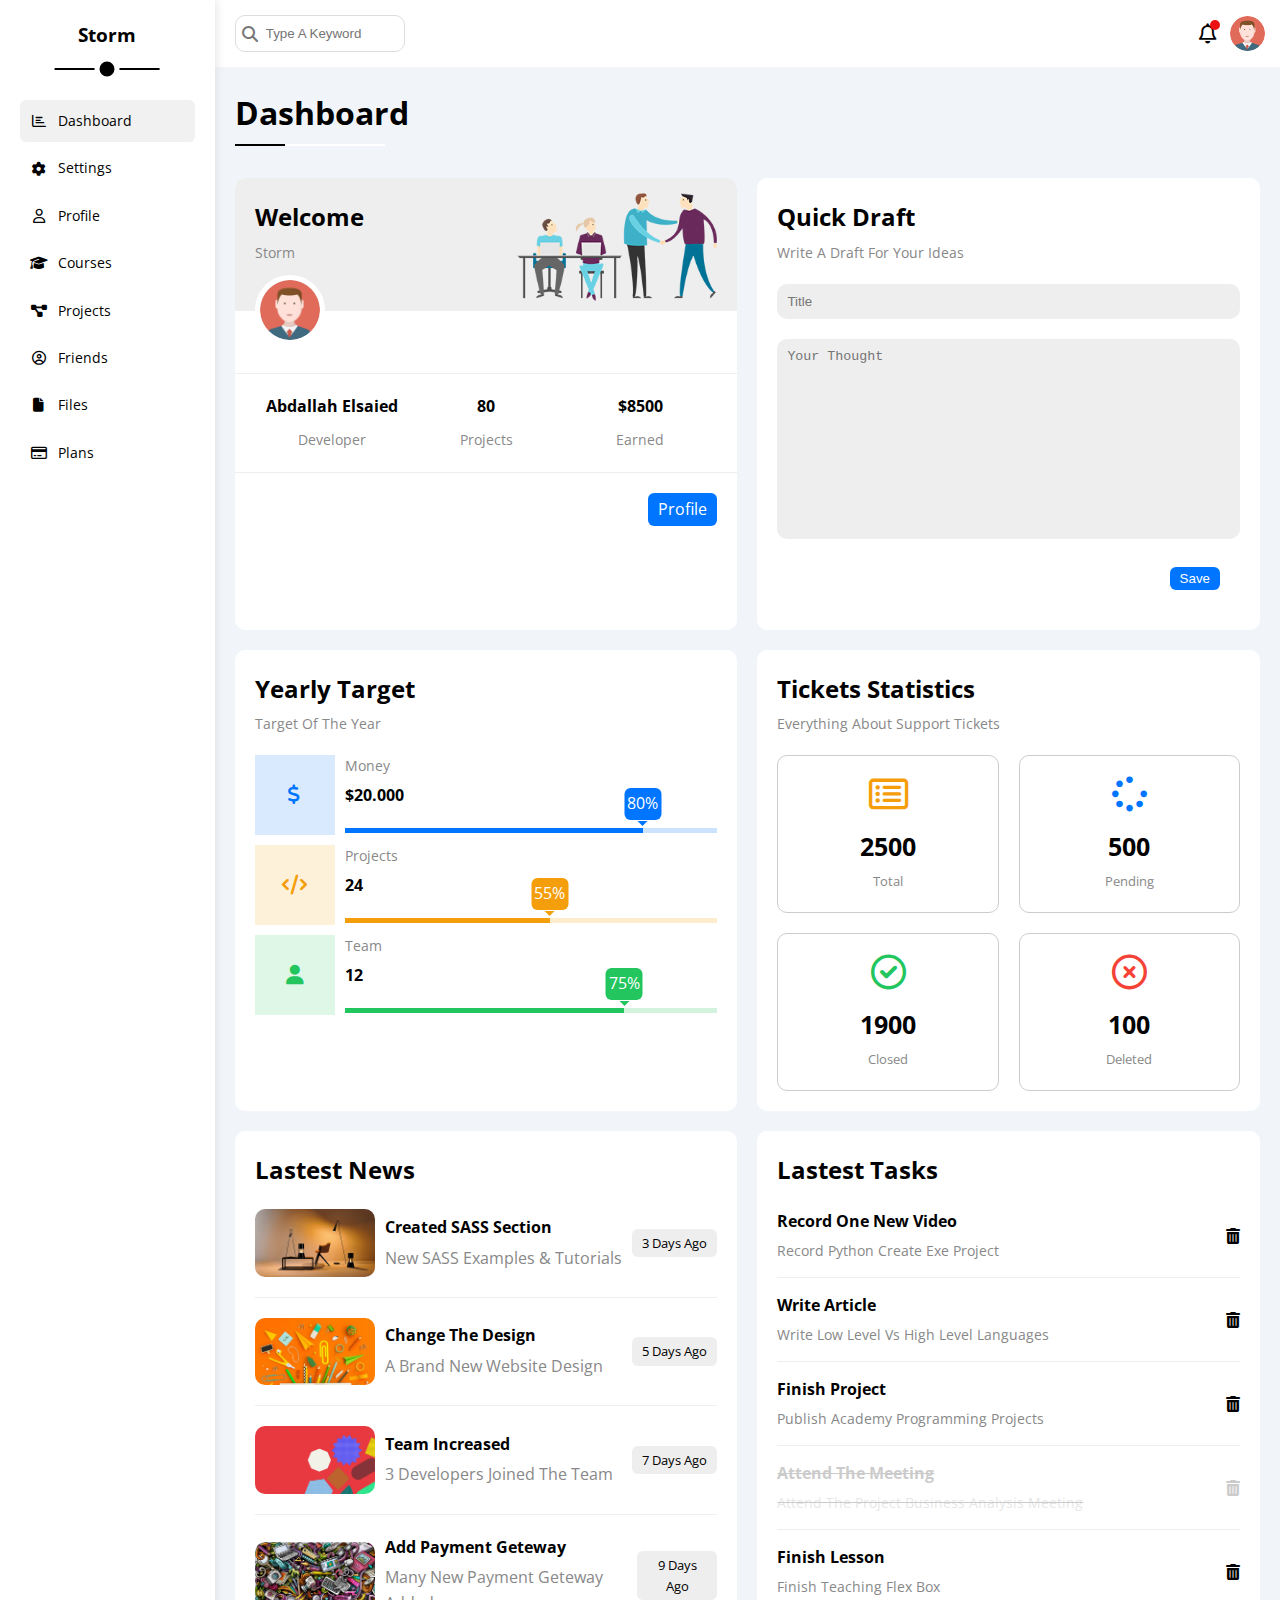
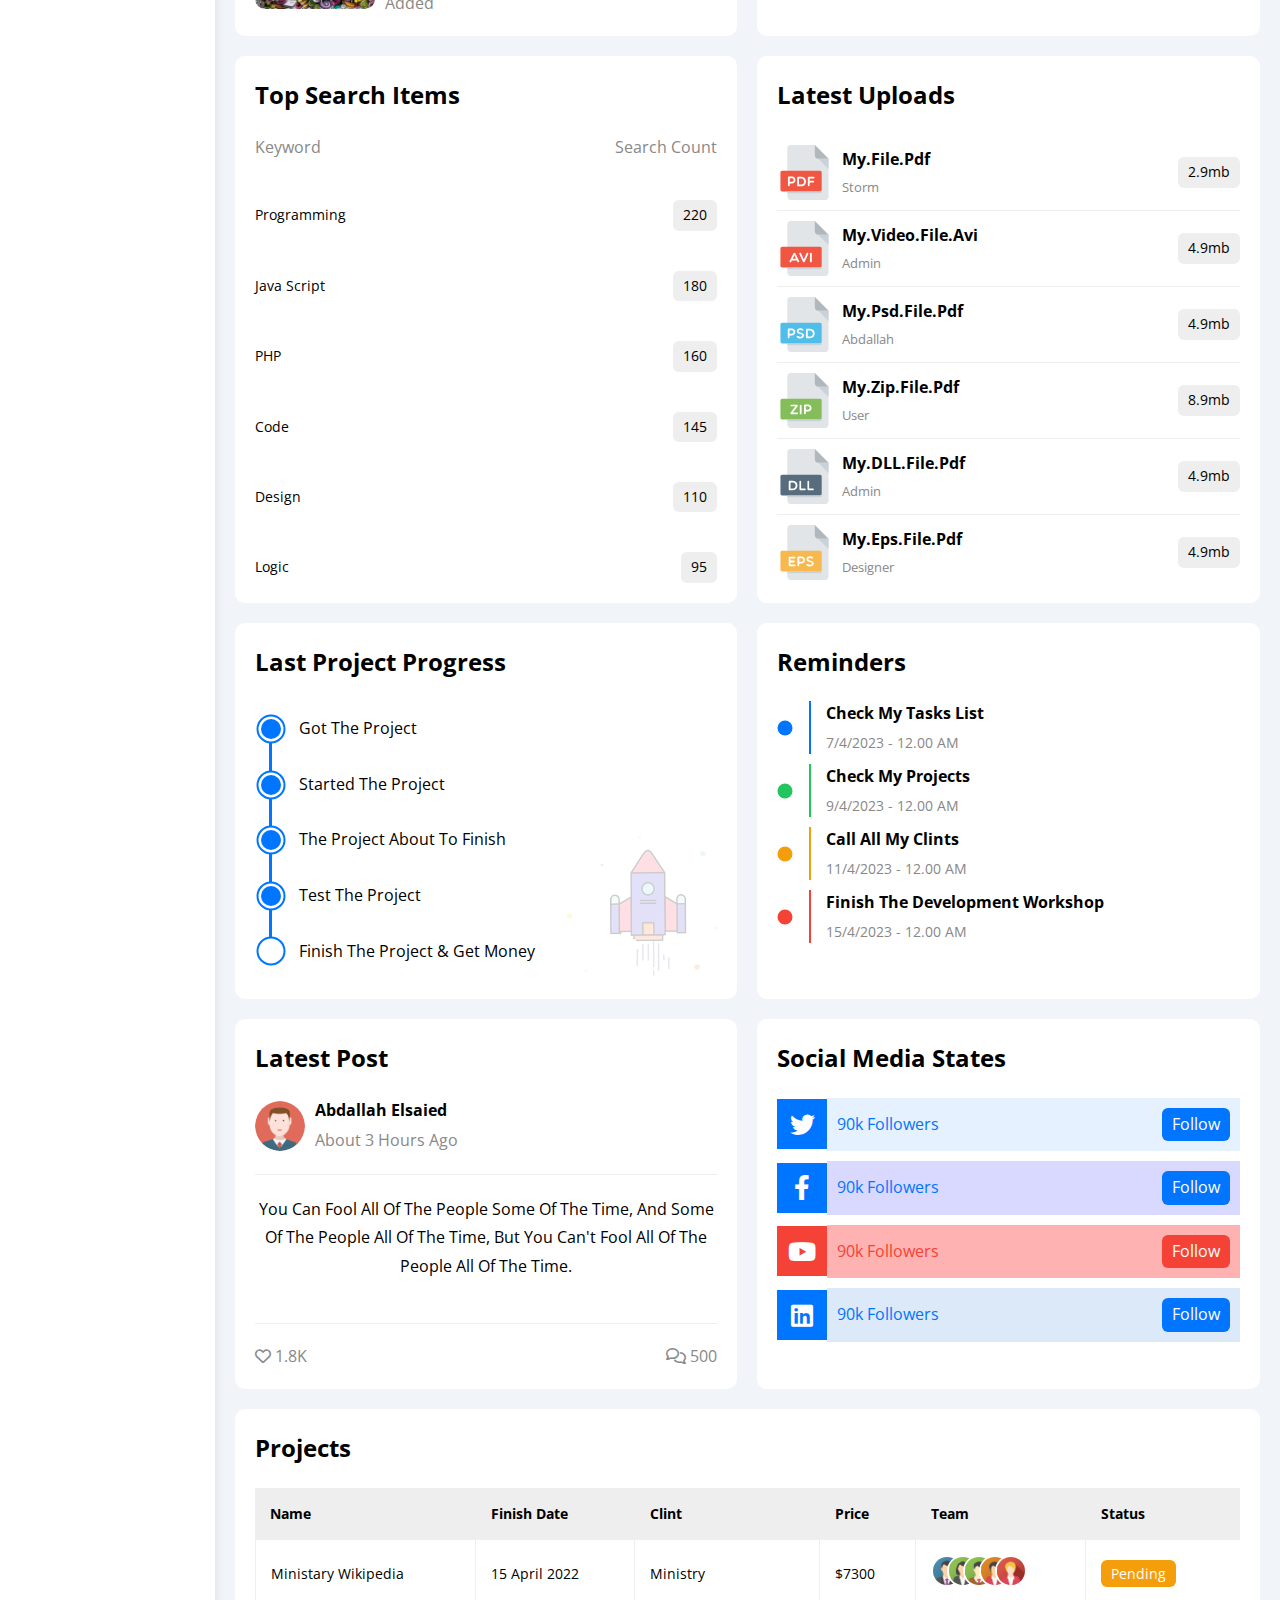
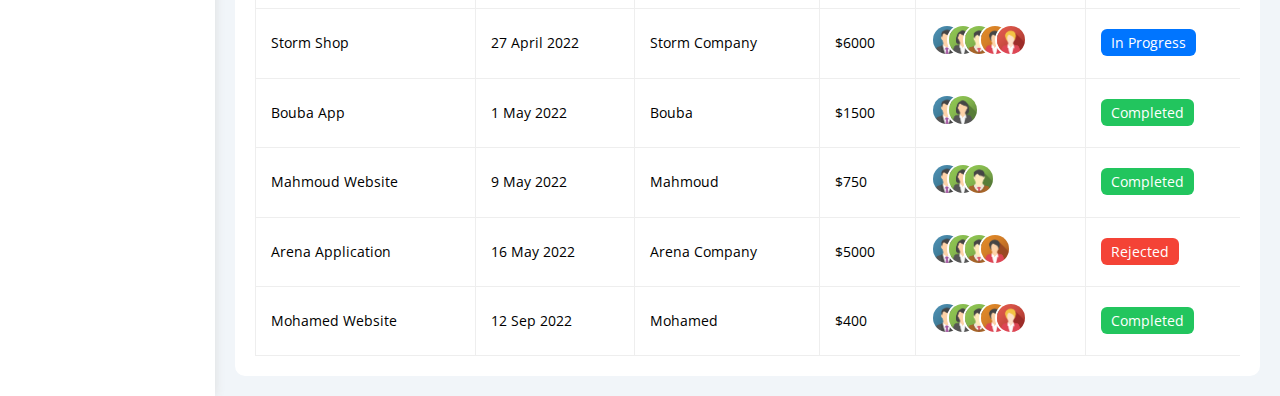
<file: index.html>
<!DOCTYPE html>
<html lang="en">
<head>
    <meta name="author" content="Abdallah Elsaied">
    <meta charset="UTF-8">
    <meta http-equiv="X-UA-Compatible" content="IE=edge">
    <meta name="viewport" content="width=device-width, initial-scale=1.0">
    <title>Storm Dashboard | Tamplate Four</title>
    <!-- Normalize File -->
    <!-- <link rel="stylesheet" href="normalize.css"> -->
    <!-- Font Awsome Library -->
    <link rel="stylesheet" href="css/all.min.css">
    <!-- Work Sans Font ( Google Fonts ) -->
    <link rel="preconnect" href="https://fonts.googleapis.com">
    <link rel="preconnect" href="https://fonts.gstatic.com" crossorigin>
    <link href="https://fonts.googleapis.com/css2?family=Open+Sans:ital,wght@0,300;0,400;0,500;0,600;0,700;0,800;1,300;1,400;1,500;1,600;1,700;1,800&display=swap" rel="stylesheet">
    <!-- Framework File -->
    <link rel="stylesheet" href="css/framework.css">
    <!-- Main CSS File -->
    <link rel="stylesheet" href="css/master.css">
</head>
<body>
    <div class="page d-flex">
        <!-- start sidebar -->
        <div class="sidebar bg-white p-20 p-relative">
            <a class="c-black txt-c p-relative" href="index.html">
                <h3>storm</h3>
            </a>
            <ul>
                <li class="active rad-6 p-10 mb-5">
                    <a class="c-black d-flex align-c fs-14" href="index.html">
                        <i class="fa-regular fa-chart-bar fa-fw"></i>
                        <span class="ml-10">dashboard</span>
                    </a>
                </li>
                <li class="rad-6 p-10 mb-5">
                    <a class="c-black d-flex align-c fs-14" href="settings.html">
                        <i class="fa-solid fa-gear fa-fw"></i>
                        <span class="ml-10">settings</span>
                    </a>
                </li>
                <li class="rad-6 p-10 mb-5">
                    <a class="c-black d-flex align-c fs-14" href="profile.html">
                        <i class="fa-regular fa-user fa-fw"></i>
                        <span class="ml-10">profile</span>
                    </a>
                </li>
                <li class="rad-6 p-10 mb-5">
                    <a class="c-black d-flex align-c fs-14" href="courses.html">
                        <i class="fa-solid fa-graduation-cap fa-fw"></i>
                        <span class="ml-10">courses</span>
                    </a>
                </li>
                <li class="rad-6 p-10 mb-5">
                    <a class="c-black d-flex align-c fs-14" href="projects.html">
                        <i class="fa-solid fa-diagram-project fa-fw"></i>
                        <span class="ml-10">projects</span>
                    </a>
                </li>
                <li class="rad-6 p-10 mb-5">
                    <a class="c-black d-flex align-c fs-14" href="friends.html">
                        <i class="fa-regular fa-circle-user fa-fw"></i>
                        <span class="ml-10">friends</span>
                    </a>
                </li>
                <li class="rad-6 p-10 mb-5">
                    <a class="c-black d-flex align-c fs-14" href="files.html">
                        <i class="fa-solid fa-file fa-fw"></i>
                        <span class="ml-10">files</span>
                    </a>
                </li>
                <li class="rad-6 p-10 mb-5">
                    <a class="c-black d-flex align-c fs-14" href="plans.html">
                        <i class="fa-regular fa-credit-card fa-fw"></i>
                        <span class="ml-10">plans</span>
                    </a>
                </li>
            </ul>
        </div>
        <!-- end sidebar -->
        <!-- start content -->
        <div class="page-content w-full over-h">
            <!-- start header -->
            <div class="header f-between align-c p-15 bg-white">
                <div class="search ml-5 p-relative">
                    <i class="fa-solid fa-magnifying-glass fa-fw"></i>
                    <input class="p-10 rad-10 br-1-e caret-color" type="search" placeholder="type a keyword">
                </div>
                <div class="user-box flex-c">
                    <div class="nav flex-c p-relative">
                        <i class="fa-regular fa-bell fa-fw fs-20"></i>
                    </div>
                    <img class="user-img ml-10 rad-50" src="images/avatar.png" alt="">
                </div>
            </div>
            <h1 class="p-relative">dashboard</h1>
            <!-- end header -->
            <!-- start content area -->
            <div class="cont-area d-grid gap-20 ">
                <!-- start welcome -->
                <div class="welcome rad-10 over-h bg-white txt-c-mobile block-mobile">
                    <div class="hello f-between bg-eee p-20">
                        <div class="text">
                            <h2>welcome</h2>
                            <p class="c-gray fs-14 mb-20 mt-5">storm</p>
                        </div>
                        <img class="" src="images/welcome.png" alt="">
                    </div>
                    <img src="images/avatar.png" alt="">
                    <div class="body p-20 mt-20 mb-20 d-flex txt-c block-mobile">
                        <div class="flex-1">
                            <h4>abdallah elsaied</h4>
                            <span class="fs-14 c-gray mt-10 d-block">developer</span></div>
                        <div class="flex-1">
                            <h4>80</h4>
                            <span class="fs-14 c-gray mt-10 d-block">projects</span></div>
                        <div class="flex-1">
                            <h4>$8500</h4>
                            <span class="fs-14 c-gray mt-10 d-block">earned</span></div>
                    </div>
                    <a href="profile.html" class="visit d-block c-clue w-fit btn-shape bg-blue">profile</a>
                </div>
                <!-- end welcome -->
                <!-- start quick draft -->
                <div class="quick-draft p-20 bg-white rad-10">
                    <h2 class="">quick draft</h2>
                    <p class="c-gray fs-14 mb-20 mt-5">write a draft for your ideas</p>
                    <form>
                        <input class="w-full rad-10 p-10 mb-20 bg-eee caret-color" type="text" placeholder="title">
                        <textarea class="w-full rad-10 p-10 mb-20 bg-eee caret-color" placeholder="your thought"></textarea>
                        <input type="submit" value="save" class="save d-block btn-shape bg-blue w-fit">
                    </form>
                </div>
                <!-- end quick draft -->
                <!-- start target -->
                <div class="yearly-target bg-white p-20 rad-10">
                    <h2>yearly target</h2>
                    <p class="fs-14 mt-5 mb-20 c-gray">target of the year</p>
                    <div class="targets">
                        <div class="target blue d-flex mb-10">
                            <div class="icon p-20 flex-c bg-blue p-relative">
                                <i class="fa-solid fa-dollar-sign fa-fw p-relative c-blue fs-20"></i>
                            </div>
                            <div class="box ml-10  flex-1">
                                <p class="mb-5 c-gray fs-14">money</p>
                                <h4 class="mb-20 fw-b">$20.000</h4>
                                <div class="progress w-full">
                                    <span class="prog-line bg-blue d-block p-relative" style="width: 80%">
                                        <span class="prog-num bg-blue rad-6">80%</span>
                                    </span>
                                </div>
                            </div>
                        </div>
                        <div class="target orange d-flex mb-10">
                            <div class="icon p-20 flex-c bg-orange p-relative">
                                <i class="fa-solid fa-code fa-fw p-relative c-orange fs-20"></i>
                            </div>
                            <div class="box ml-10  flex-1">
                                <p class="mb-5 c-gray fs-14">projects</p>
                                <h4 class="mb-20 fw-b">24</h4>
                                <div class="progress w-full">
                                    <span class="prog-line bg-orange d-block p-relative" style="width: 55%">
                                        <span class="prog-num bg-orange rad-6">55%</span>
                                    </span>
                                </div>
                            </div>
                        </div>
                        <div class="target green d-flex mb-10">
                            <div class="icon p-20 flex-c bg-green p-relative">
                                <i class="fa-solid fa-user fa-fw p-relative c-green fs-20"></i>
                            </div>
                            <div class="box ml-10  flex-1">
                                <p class="mb-5 c-gray fs-14">team</p>
                                <h4 class="mb-20 fw-b">12</h4>
                                <div class="progress w-full">
                                    <span class="prog-line bg-green d-block p-relative" style="width: 75%">
                                        <span class="prog-num bg-green rad-6">75%</span>
                                    </span>
                                </div>
                            </div>
                        </div>
                    </div>
                </div>
                <!-- end target -->
                <!-- start tickets -->
                <div class="tickets bg-white p-20 rad-10">
                    <h2>tickets statistics</h2>
                    <p class="fs-14 mt-5 mb-20 c-gray">everything about support tickets</p>
                    <div class="tickets-holder d-flex gap-20 f-wrap txt-c">
                        <div class="ticket p-20 rad-10">
                            <i class="fa-regular fa-rectangle-list c-orange fs-35 mb-15"></i>
                            <h4 class="mb-5 fs-25">2500</h4>
                            <p class="fs-13 c-gray">total</p>
                        </div>
                        <div class="ticket p-20 rad-10">
                            <i class="fa-solid fa-spinner c-blue fs-35 mb-15"></i>
                            <h4 class="mb-5 fs-25">500</h4>
                            <p class="fs-13 c-gray">pending</p>
                        </div>
                        <div class="ticket p-20 rad-10">
                            <i class="fa-regular fa-circle-check c-green fs-35 mb-15"></i>
                            <h4 class="mb-5 fs-25">1900</h4>
                            <p class="fs-13 c-gray">closed</p>
                        </div>
                        <div class="ticket p-20 rad-10">
                            <i class="fa-regular fa-circle-xmark c-red fs-35 mb-15"></i>
                            <h4 class="mb-5 fs-25">100</h4>
                            <p class="fs-13 c-gray">deleted</p>
                        </div>
                    </div>
                </div>
                <!-- end tickets -->
                <!-- start news -->
                <div class="latest-news bg-white p-20 rad-10">
                    <h2 class="mb-20">lastest news</h2>
                    <div class="box d-flex align-c mob-d-column pb-20 mb-20">
                            <img class="mw-full rad-10 mr-10" src="images/news-01.png" alt="">
                        <div class="text flex-1 f-between align-c mob-d-column">
                            <div class="title txt-c-mobile">
                                <h4 class="mb-5">created SASS section</h4>
                                <p class="fs-1 c-gray">new SASS examples & tutorials</p>
                            </div>
                            <p class="l-update btn-shape bg-eee rad-6 fs-13 txt-c">3 days ago</p>
                        </div>
                    </div>
                    <div class="box d-flex align-c mob-d-column pb-20 mb-20">
                            <img class="mw-full rad-10 mr-10" src="images/news-02.png" alt="">
                        <div class="text flex-1 f-between align-c mob-d-column">
                            <div class="title txt-c-mobile">
                                <h4 class="mb-5">change the design</h4>
                                <p class="fs-1 c-gray">a brand new website design</p>
                            </div>
                            <p class="l-update btn-shape bg-eee rad-6 fs-13 txt-c">5 days ago</p>
                        </div>
                    </div>
                    <div class="box d-flex align-c mob-d-column pb-20 mb-20">
                            <img class="mw-full rad-10 mr-10" src="images/news-03.png" alt="">
                        <div class="text flex-1 f-between align-c mob-d-column">
                            <div class="title txt-c-mobile">
                                <h4 class="mb-5">team increased</h4>
                                <p class="fs-1 c-gray">3 developers joined the team</p>
                            </div>
                            <p class="l-update btn-shape bg-eee rad-6 fs-13 txt-c">7 days ago</p>
                        </div>
                    </div>
                    <div class="box d-flex align-c mob-d-column">
                            <img class="mw-full rad-10 mr-10" src="images/news-04.png" alt="">
                        <div class="text flex-1 f-between align-c mob-d-column">
                            <div class="title txt-c-mobile">
                                <h4 class="mb-5">add payment geteway</h4>
                                <p class="fs-1 c-gray">many new payment geteway added</p>
                            </div>
                            <p class="l-update btn-shape bg-eee rad-6 fs-13 txt-c">9 days ago</p>
                        </div>
                    </div>
                    </div>
                <!-- end news -->
                <!-- start tasks -->
                <div class="latest-tasks bg-white p-20 rad-10">
                    <h2 class="mb-20">lastest tasks</h2>
                    <div class="task pb-15 mb-15 d-flex align-c">
                            <div class="title flex-1">
                                <h4 class="mb-5">record one new video</h4>
                                <p class="fs-14 c-gray">record python create exe project</p>
                            </div>
                            <i class="fa-solid fa-trash-can"></i>
                        </div>
                    <div class="task pb-15 mb-15 d-flex align-c">
                            <div class="title flex-1">
                                <h4 class="mb-5">write article</h4>
                                <p class="fs-14 c-gray">write low level vs high level languages</p>
                            </div>
                            <i class="fa-solid fa-trash-can"></i>
                        </div>
                    <div class="task pb-15 mb-15 d-flex align-c">
                            <div class="title flex-1">
                                <h4 class="mb-5">finish project</h4>
                                <p class="fs-14 c-gray">publish academy programming projects</p>
                            </div>
                            <i class="fa-solid fa-trash-can"></i>
                        </div>
                    <div class="task pb-15 mb-15 d-flex align-c">
                            <div class="title flex-1">
                                <h4 class="mb-5">attend the meeting</h4>
                                <p class="fs-14 c-gray"> attend the project business analysis meeting</p>
                            </div>
                            <i class="fa-solid fa-trash-can"></i>
                        </div>
                    <div class="task d-flex align-c">
                            <div class="title flex-1">
                                <h4 class="mb-5">finish lesson</h4>
                                <p class="fs-14 c-gray">finish teaching flex box</p>
                            </div>
                            <i class="fa-solid fa-trash-can"></i>
                        </div>
                    </div>
                    <!-- end tasks -->
                    <!-- start search -->
                    <div class="top-search bg-white p-20 rad-10">
                        <h2 class="mb-20">top search items</h2>
                        <div class="keyword-box">
                            <div class="head f-between align-c c-gray mb-20 pb-20">
                                <p class="right">keyword</p>
                                <p class="left">search count</p>
                            </div>
                            <div class="keyword f-between align-c fs-14 mb-20 pb-20">
                                <p class="word">programming</p>
                                <p class="count btn-shape bg-eee rad-6">220</p>
                            </div>
                            <div class="keyword f-between align-c fs-14 mb-20 pb-20">
                                <p class="word">java script</p>
                                <p class="count btn-shape bg-eee rad-6">180</p>
                            </div>
                            <div class="keyword f-between align-c fs-14 mb-20 pb-20">
                                <p class="word">PHP</p>
                                <p class="count btn-shape bg-eee rad-6">160</p>
                            </div>
                            <div class="keyword f-between align-c fs-14 mb-20 pb-20">
                                <p class="word">code</p>
                                <p class="count btn-shape bg-eee rad-6">145</p>
                            </div>
                            <div class="keyword f-between align-c fs-14 mb-20 pb-20">
                                <p class="word">design</p>
                                <p class="count btn-shape bg-eee rad-6">110</p>
                            </div>
                            <div class="keyword f-between align-c fs-14">
                                <p class="word">logic</p>
                                <p class="count btn-shape bg-eee rad-6">95</p>
                            </div>
                        </div>
                    </div>
                    <!-- end search -->
                    <!-- start uploads -->
                    <div class="latest-uploads bg-white p-20 rad-10">
                        <h2 class="mb-20">latest uploads</h2>
                        <ul>
                            <li class="d-flex align-c pb-10 pt-10">
                                <img class="mr-10" src="images/pdf.svg" alt="">
                                <div class="box flex-1 f-between align-c">
                                    <div class="title">
                                        <h4 class="mb-5">my.file.pdf</h4>
                                        <p class="fs-13 c-gray">storm</p>
                                    </div>
                                    <p class="size btn-shape fs-14 bg-eee rad-6">2.9mb</p>
                                </div>
                            </li>
                            <li class="d-flex align-c pb-10 pt-10">
                                <img class="mr-10" src="images/avi.svg" alt="">
                                <div class="box flex-1 f-between align-c">
                                    <div class="title">
                                        <h4 class="mb-5">my.video.file.avi</h4>
                                        <p class="fs-13 c-gray">admin</p>
                                    </div>
                                    <p class="size btn-shape fs-14 bg-eee rad-6">4.9mb</p>
                                </div>
                            </li>
                            <li class="d-flex align-c pb-10 pt-10">
                                <img class="mr-10" src="images/psd.svg" alt="">
                                <div class="box flex-1 f-between align-c">
                                    <div class="title">
                                        <h4 class="mb-5">my.psd.file.pdf</h4>
                                        <p class="fs-13 c-gray">abdallah</p>
                                    </div>
                                    <p class="size btn-shape fs-14 bg-eee rad-6">4.9mb</p>
                                </div>
                            </li>
                            <li class="d-flex align-c pb-10 pt-10">
                                <img class="mr-10" src="images/zip.svg" alt="">
                                <div class="box flex-1 f-between align-c">
                                    <div class="title">
                                        <h4 class="mb-5">my.zip.file.pdf</h4>
                                        <p class="fs-13 c-gray">user</p>
                                    </div>
                                    <p class="size btn-shape fs-14 bg-eee rad-6">8.9mb</p>
                                </div>
                            </li>
                            <li class="d-flex align-c pb-10 pt-10">
                                <img class="mr-10" src="images/dll.svg" alt="">
                                <div class="box flex-1 f-between align-c">
                                    <div class="title">
                                        <h4 class="mb-5">my.DLL.file.pdf</h4>
                                        <p class="fs-13 c-gray">admin</p>
                                    </div>
                                    <p class="size btn-shape fs-14 bg-eee rad-6">4.9mb</p>
                                </div>
                            </li>
                            <li class="d-flex align-c pt-10">
                                <img class="mr-10" src="images/eps.svg" alt="">
                                <div class="box flex-1 f-between align-c">
                                    <div class="title">
                                        <h4 class="mb-5">my.eps.file.pdf</h4>
                                        <p class="fs-13 c-gray">designer</p>
                                    </div>
                                    <p class="size btn-shape fs-14 bg-eee rad-6">4.9mb</p>
                                </div>
                            </li>
                        </ul>
                        </div>
                    <!-- end uploads -->
                    <!-- start last project -->
                    <div class="last-project bg-white p-20 rad-10 p-relative">
                        <h2 class="mb-20">last project progress</h2>
                        <ul class="p-relative">
                            <li class="pt-15 pb-15 p-relative"><p>got the project</p></li>
                            <li class="pt-15 pb-15 p-relative"><p>started the project</p></li>
                            <li class="pt-15 pb-15 p-relative"><p>the project about to finish</p></li>
                            <li class="pt-15 pb-15 p-relative"><p>test the project</p></li>
                            <li class="pt-15 pb-15 p-relative"><p>finish the project & get money</p></li>
                        </ul>
                        <img src="images/project.png" alt="">
                        </div>
                    <!-- end last project -->
                    <!-- start reminders -->
                    <div class="reminders bg-white p-20 rad-10">
                        <h2 class="mb-20">reminders</h2>
                        <ul>
                            <li class="pl-15 mb-10 p-relative">
                                <h4>check my tasks list</h4>
                                <span class="d-block fs-14 mt-5 c-gray">7/4/2023 - 12.00 AM</span>
                            </li>
                            <li class="pl-15 mb-10 p-relative">
                                <h4>check my projects</h4>
                                <span class="d-block fs-14 mt-5 c-gray">9/4/2023 - 12.00 AM</span>
                            </li>
                            <li class="pl-15 mb-10 p-relative">
                                <h4>call all my clints</h4>
                                <span class="d-block fs-14 mt-5 c-gray">11/4/2023 - 12.00 AM</span>
                            </li>
                            <li class="pl-15 p-relative">
                                <h4>finish the development workshop</h4>
                                <span class="d-block fs-14 mt-5 c-gray">15/4/2023 - 12.00 AM</span>
                            </li>
                        </ul>
                        </div>
                    <!-- end reminders -->
                    <!-- start post -->
                    <div class="latest-post bg-white p-20 rad-10">
                        <h2 class="mb-20">latest post</h2>
                        <div class="post">
                            <div class="head d-flex align-c">
                                <img src="images/avatar.png" alt="">
                                <div class="info flex-1">
                                    <h4>abdallah elsaied</h4>
                                    <span class="c-gray mt-5 d-block">about 3 hours ago</span>
                                </div>
                            </div>
                            <div class="content txt-c pt-20 pb-20 mb-20 mt-20">
                                <span>You Can Fool All Of The People 
                                    Some Of The Time, And Some Of The People 
                                    All Of The Time, 
                                    But You Can't Fool All Of The People 
                                    All Of The Time.</span>
                            </div>
                            <div class="foot f-between align-c c-gray">
                                <div class="react">
                                    <i class="fa-regular fa-heart"></i>
                                    <span>1.8K</span>
                                </div>
                                <div class="comment">
                                    <i class="fa-regular fa-comments"></i>
                                    <span>500</span>
                                </div>
                            </div>
                        </div>
                        </div>
                    <!-- end post -->
                    <!-- start social -->
                    <div class="social-states bg-white p-20 rad-10">
                        <h2 class="mb-20">social media states</h2>
                        <ul>
                            <li class="twitter d-flex align-c mb-10">
                                <div class="icon bg-blue c-white p-20 fs-25 flex-c"><i class="fa-brands fa-twitter"></i></div>
                                <div class="box flex-1 f-between align-c p-10 c-blue">
                                    <span class="followers">90k followers</span>
                                    <a href="#" class="d-block btn-shape c-white bg-blue">follow</a>
                                </div>
                            </li>
                            <li class="facebook d-flex align-c mb-10">
                                <div class="icon bg-blue c-white p-20 fs-25 flex-c"><i class="fa-brands fa-facebook-f"></i></div>
                                <div class="box flex-1 f-between align-c p-10 c-blue">
                                    <span class="followers">90k followers</span>
                                    <a href="#" class="d-block btn-shape c-white bg-blue">follow</a>
                                </div>
                            </li>
                            <li class="youtube d-flex align-c mb-10">
                                <div class="icon bg-red c-white p-20 fs-25 flex-c"><i class="fa-brands fa-youtube"></i></div>
                                <div class="box flex-1 f-between align-c p-10 c-red">
                                    <span class="followers">90k followers</span>
                                    <a href="#" class="d-block btn-shape c-white bg-red">follow</a>
                                </div>
                            </li>
                            <li class="linkedin d-flex align-c mb-10">
                                <div class="icon bg-blue c-white p-20 fs-25 flex-c"><i class="fa-brands fa-linkedin"></i></div>
                                <div class="box flex-1 f-between align-c p-10 c-blue">
                                    <span class="followers">90k followers</span>
                                    <a href="#" class="d-block btn-shape c-white bg-blue">follow</a>
                                </div>
                            </li>
                        </ul>
                        </div>
                    <!-- end social -->
            </div>
            <!-- start projects -->
            <div class="projects p-20 bg-white rad-10 m-20">
                <h2 class="mb-20">projects</h2>
                <div class="table-holder">
                    <table class="fs-14 w-full">
                        <thead>
                            <tr>
                                <td>name</td>
                                <td>finish date</td>
                                <td>clint</td>
                                <td>price</td>
                                <td>team</td>
                                <td>status</td>
                            </tr>
                        </thead>
                        <tbody>
                            <tr>
                                <td>ministary wikipedia</td>
                                <td>15 april 2022</td>
                                <td>ministry</td>
                                <td>$7300</td>
                                <td>
                                    <img src="images/team-01.png" alt="">
                                    <img src="images/team-02.png" alt="">
                                    <img src="images/team-03.png" alt="">
                                    <img src="images/team-04.png" alt="">
                                    <img src="images/team-05.png" alt="">
                                </td>
                                <td><span class="btn-shape c-white bg-orange ">pending</span></td>
                            </tr>
                            <tr>
                                <td>storm shop</td>
                                <td>27 april 2022</td>
                                <td>storm company</td>
                                <td>$6000</td>
                                <td>
                                    <img src="images/team-01.png" alt="">
                                    <img src="images/team-02.png" alt="">
                                    <img src="images/team-03.png" alt="">
                                    <img src="images/team-04.png" alt="">
                                    <img src="images/team-05.png" alt="">
                                </td>
                                <td><span class="btn-shape c-white bg-blue">in progress</span></td>
                            </tr>
                            <tr>
                                <td>bouba app</td>
                                <td>1 may 2022</td>
                                <td>bouba</td>
                                <td>$1500</td>
                                <td>
                                    <img src="images/team-01.png" alt="">
                                    <img src="images/team-02.png" alt="">
                                </td>
                                <td><span class="btn-shape c-white bg-green">completed</span></td>
                            </tr>
                            <tr>
                                <td>mahmoud website</td>
                                <td>9 may 2022</td>
                                <td>mahmoud</td>
                                <td>$750</td>
                                <td>
                                    <img src="images/team-01.png" alt="">
                                    <img src="images/team-02.png" alt="">
                                    <img src="images/team-03.png" alt="">
                                </td>
                                <td><span class="btn-shape c-white bg-green">completed</span></td>
                            </tr>
                            <tr>
                                <td>arena application</td>
                                <td>16 may 2022</td>
                                <td>arena company</td>
                                <td>$5000</td>
                                <td>
                                    <img src="images/team-01.png" alt="">
                                    <img src="images/team-02.png" alt="">
                                    <img src="images/team-03.png" alt="">
                                    <img src="images/team-04.png" alt="">
                                </td>
                                <td><span class="btn-shape c-white bg-red">rejected</span></td>
                            </tr>
                            <tr>
                                <td>mohamed website</td>
                                <td>12 sep 2022</td>
                                <td>mohamed</td>
                                <td>$400</td>
                                <td>
                                    <img src="images/team-01.png" alt="">
                                    <img src="images/team-02.png" alt="">
                                    <img src="images/team-03.png" alt="">
                                    <img src="images/team-04.png" alt="">
                                    <img src="images/team-05.png" alt="">
                                </td>
                                <td><span class="btn-shape c-white bg-green">completed</span></td>
                            </tr>
                        </tbody>
                    </table>
                </div>
            </div>
            <!-- end projects -->
        </div>
            <!-- end content area -->
    </div>
        <!-- end content -->
    </div>
</body>
</html>
</file>
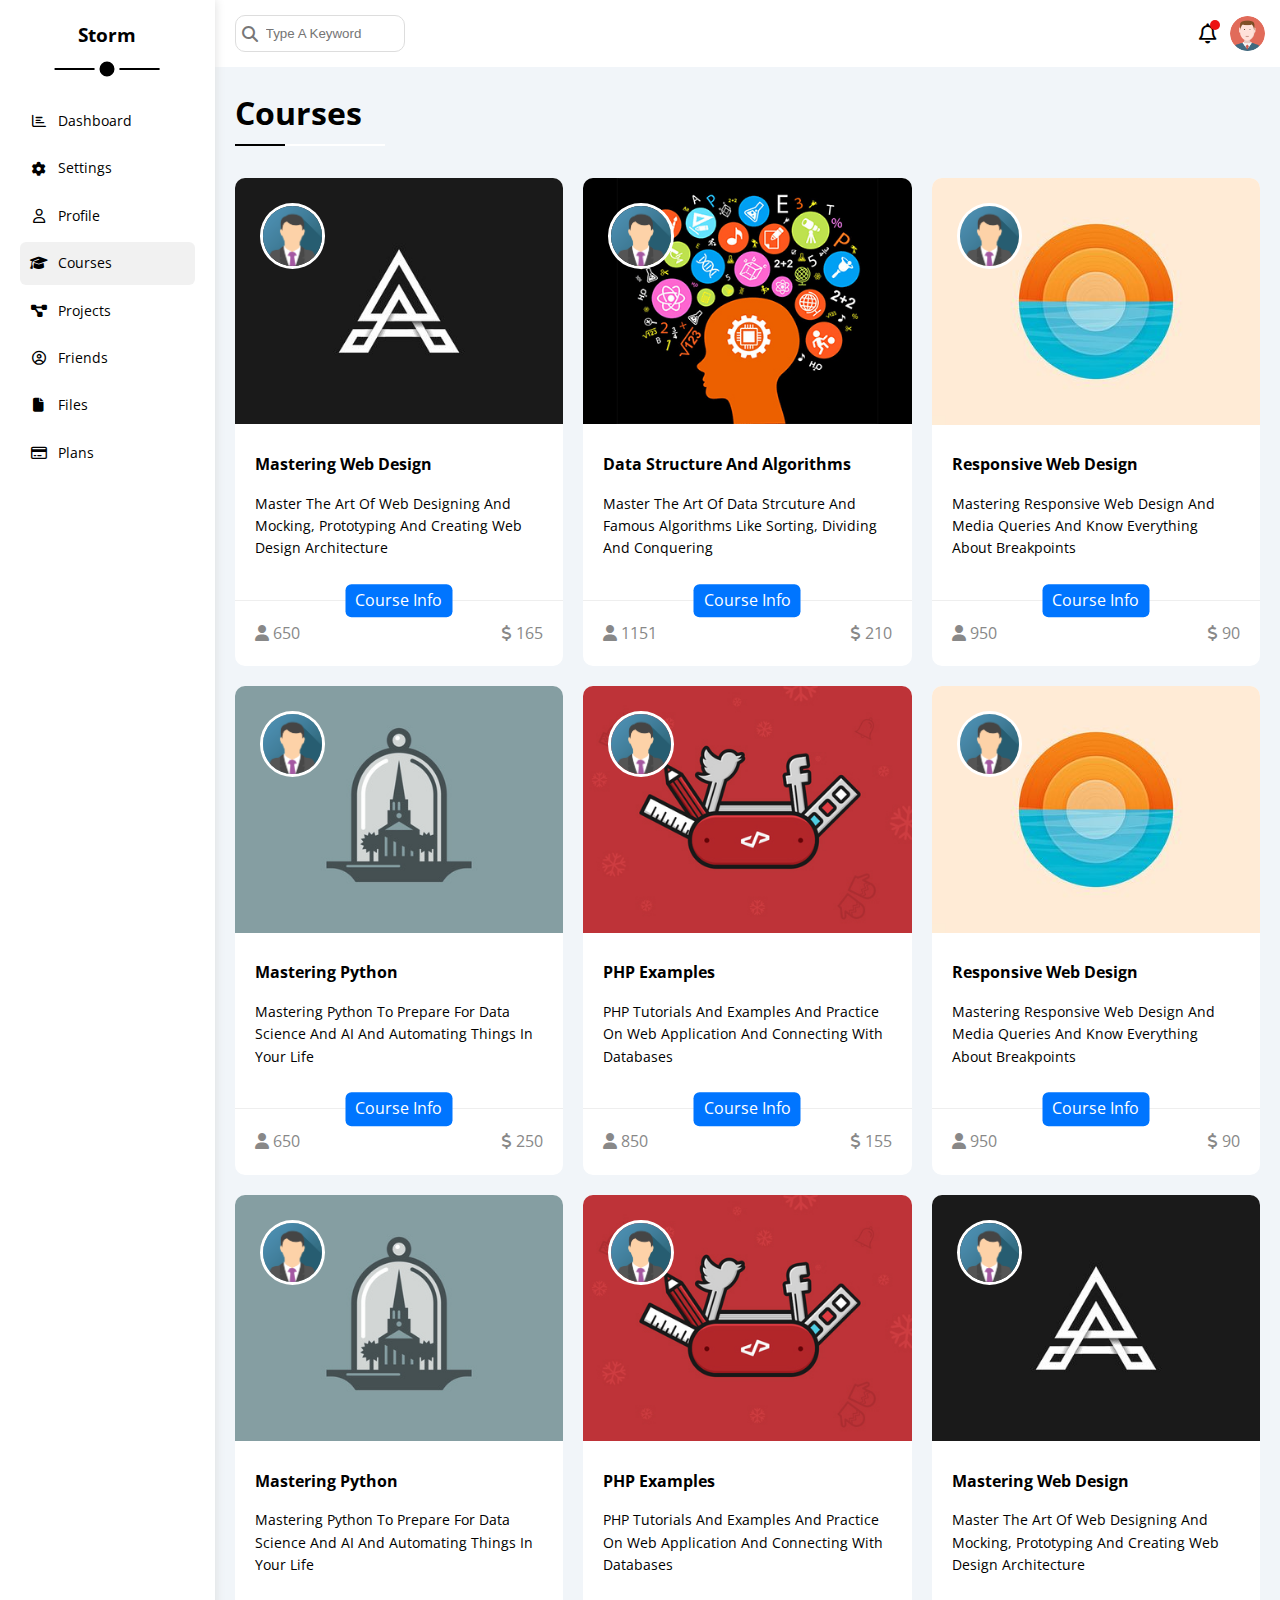
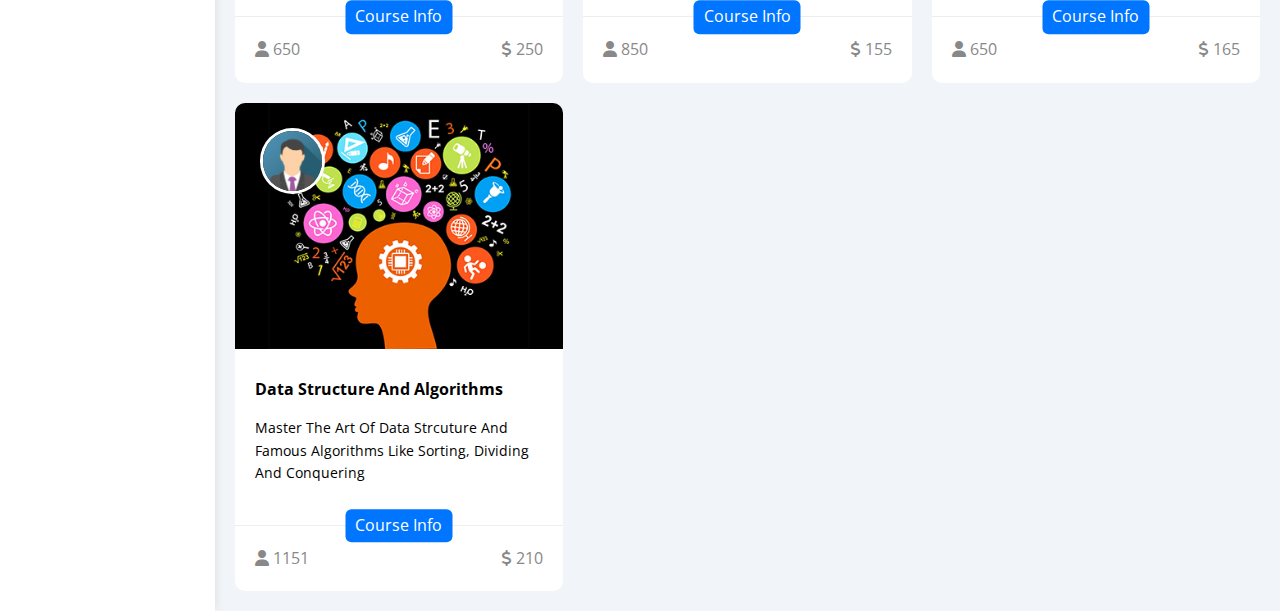
<file: courses.html>
<!DOCTYPE html>
<html lang="en">
<head>
    <meta name="author" content="Abdallah Elsaied">
    <meta charset="UTF-8">
    <meta http-equiv="X-UA-Compatible" content="IE=edge">
    <meta name="viewport" content="width=device-width, initial-scale=1.0">
    <title>Storm Dashboard | Tamplate Four</title>
    <!-- Normalize File -->
    <!-- <link rel="stylesheet" href="normalize.css"> -->
    <!-- Work Sans Font ( Google Fonts ) -->
    <!-- Font Awsome Library -->
    <link rel="stylesheet" href="css/all.min.css">
    <link rel="preconnect" href="https://fonts.googleapis.com">
    <link rel="preconnect" href="https://fonts.gstatic.com" crossorigin>
    <link href="https://fonts.googleapis.com/css2?family=Open+Sans:ital,wght@0,300;0,400;0,500;0,600;0,700;0,800;1,300;1,400;1,500;1,600;1,700;1,800&display=swap" rel="stylesheet">
    <!-- Framework File -->
    <link rel="stylesheet" href="css/framework.css">
    <!-- Main CSS File -->
    <link rel="stylesheet" href="css/master.css">
</head>
<body>
    <div class="page d-flex">
        <!-- start sidebar -->
        <div class="sidebar bg-white p-20 p-relative">
            <a class="c-black txt-c p-relative" href="index.html">
                <h3>storm</h3>
            </a>
            <ul>
                <li class="rad-6 p-10 mb-5">
                    <a class="c-black d-flex align-c fs-14" href="index.html">
                        <i class="fa-regular fa-chart-bar fa-fw"></i>
                        <span class="ml-10">dashboard</span>
                    </a>
                </li>
                <li class="rad-6 p-10 mb-5">
                    <a class="c-black d-flex align-c fs-14" href="settings.html">
                        <i class="fa-solid fa-gear fa-fw"></i>
                        <span class="ml-10">settings</span>
                    </a>
                </li>
                <li class="rad-6 p-10 mb-5">
                    <a class="c-black d-flex align-c fs-14" href="profile.html">
                        <i class="fa-regular fa-user fa-fw"></i>
                        <span class="ml-10">profile</span>
                    </a>
                </li>
                <li class="active rad-6 p-10 mb-5">
                    <a class="c-black d-flex align-c fs-14" href="courses.html">
                        <i class="fa-solid fa-graduation-cap fa-fw"></i>
                        <span class="ml-10">courses</span>
                    </a>
                </li>
                <li class="rad-6 p-10 mb-5">
                    <a class="c-black d-flex align-c fs-14" href="projects.html">
                        <i class="fa-solid fa-diagram-project fa-fw"></i>
                        <span class="ml-10">projects</span>
                    </a>
                </li>
                <li class="rad-6 p-10 mb-5">
                    <a class="c-black d-flex align-c fs-14" href="friends.html">
                        <i class="fa-regular fa-circle-user fa-fw"></i>
                        <span class="ml-10">friends</span>
                    </a>
                </li>
                <li class="rad-6 p-10 mb-5">
                    <a class="c-black d-flex align-c fs-14" href="files.html">
                        <i class="fa-solid fa-file fa-fw"></i>
                        <span class="ml-10">files</span>
                    </a>
                </li>
                <li class="rad-6 p-10 mb-5">
                    <a class="c-black d-flex align-c fs-14" href="plans.html">
                        <i class="fa-regular fa-credit-card fa-fw"></i>
                        <span class="ml-10">plans</span>
                    </a>
                </li>
            </ul>
        </div>
        <!-- end sidebar -->
        <!-- start content -->
        <div class="page-content w-full over-h">
            <!-- start header -->
            <div class="header f-between align-c p-15 bg-white">
                <div class="search ml-5 p-relative">
                    <i class="fa-solid fa-magnifying-glass fa-fw"></i>
                    <input class="p-10 rad-10 br-1-e caret-color" type="search" placeholder="type a keyword">
                </div>
                <div class="user-box flex-c">
                    <div class="nav flex-c p-relative">
                        <i class="fa-regular fa-bell fa-fw fs-20"></i>
                    </div>
                    <img class="user-img ml-10 rad-50" src="images/avatar.png" alt="">
                </div>
            </div>
            <h1 class="p-relative">courses</h1>
            <!-- end header -->
            <!-- start content area -->
            <div class="cont-area courses d-grid gap-20">
                <div class="course-box bg-white rad-10 over-h">
                    <div class="images w-full over-h p-relative">
                        <img class="w-full" src="images/course-01.jpg" alt="">
                        <img src="images/team-01.png" alt="" class="mentor rad-50">
                    </div>
                    <div class="description p-20 mb-20">
                        <h4 class="title mb-15">mastering web design</h4>
                        <p class="fs-14">Master The Art Of Web Designing And Mocking, Prototyping And Creating Web Design Architecture</p>
                    </div>
                    <div class="info p-20 p-relative">
                        <div class="label btn-shape bg-blue c-white w-fit m-auto">course info</div>
                        <div class="info-box f-between align-c c-gray">
                            <div class="users">
                                <i class="fa-solid fa-user"></i>
                                <span class="d-in-block">650</span>
                            </div>
                            <div class="price">
                                <i class="fa-solid fa-dollar-sign"></i>
                                <span class="d-in-block">165</span>
                            </div>
                        </div>
                    </div>
                </div>
                <div class="course-box bg-white rad-10 over-h">
                    <div class="images w-full over-h p-relative">
                        <img class="w-full" src="images/course-02.jpg" alt="">
                        <img src="images/team-01.png" alt="" class="mentor rad-50">
                    </div>
                    <div class="description p-20 mb-20">
                        <h4 class="title mb-15">Data Structure And Algorithms</h4>
                        <p class="fs-14">Master The Art Of Data Strcuture And Famous Algorithms Like Sorting, Dividing And Conquering</p>
                    </div>
                    <div class="info p-20 p-relative">
                        <div class="label btn-shape bg-blue c-white w-fit m-auto">course info</div>
                        <div class="info-box f-between align-c c-gray">
                            <div class="users">
                                <i class="fa-solid fa-user"></i>
                                <span class="d-in-block">1151</span>
                            </div>
                            <div class="price">
                                <i class="fa-solid fa-dollar-sign"></i>
                                <span class="d-in-block">210</span>
                            </div>
                        </div>
                    </div>
                </div>
                <div class="course-box bg-white rad-10 over-h">
                    <div class="images w-full over-h p-relative">
                        <img class="w-full" src="images/course-03.jpg" alt="">
                        <img src="images/team-01.png" alt="" class="mentor rad-50">
                    </div>
                    <div class="description p-20 mb-20">
                        <h4 class="title mb-15">Responsive Web Design</h4>
                        <p class="fs-14">Mastering Responsive Web Design And Media Queries And Know Everything About Breakpoints</p>
                    </div>
                    <div class="info p-20 p-relative">
                        <div class="label btn-shape bg-blue c-white w-fit m-auto">course info</div>
                        <div class="info-box f-between align-c c-gray">
                            <div class="users">
                                <i class="fa-solid fa-user"></i>
                                <span class="d-in-block">950</span>
                            </div>
                            <div class="price">
                                <i class="fa-solid fa-dollar-sign"></i>
                                <span class="d-in-block">90</span>
                            </div>
                        </div>
                    </div>
                </div>
                <div class="course-box bg-white rad-10 over-h">
                    <div class="images w-full over-h p-relative">
                        <img class="w-full" src="images/course-04.jpg" alt="">
                        <img src="images/team-01.png" alt="" class="mentor rad-50">
                    </div>
                    <div class="description p-20 mb-20">
                        <h4 class="title mb-15">Mastering Python</h4>
                        <p class="fs-14">Mastering Python To Prepare For Data Science And AI And Automating Things in Your Life</p>
                    </div>
                    <div class="info p-20 p-relative">
                        <div class="label btn-shape bg-blue c-white w-fit m-auto">course info</div>
                        <div class="info-box f-between align-c c-gray">
                            <div class="users">
                                <i class="fa-solid fa-user"></i>
                                <span class="d-in-block">650</span>
                            </div>
                            <div class="price">
                                <i class="fa-solid fa-dollar-sign"></i>
                                <span class="d-in-block">250</span>
                            </div>
                        </div>
                    </div>
                </div>
                <div class="course-box bg-white rad-10 over-h">
                    <div class="images w-full over-h p-relative">
                        <img class="w-full" src="images/course-05.jpg" alt="">
                        <img src="images/team-01.png" alt="" class="mentor rad-50">
                    </div>
                    <div class="description p-20 mb-20">
                        <h4 class="title mb-15">PHP Examples</h4>
                        <p class="fs-14">PHP Tutorials And Examples And Practice On Web Application And Connecting With Databases</p>
                    </div>
                    <div class="info p-20 p-relative">
                        <div class="label btn-shape bg-blue c-white w-fit m-auto">course info</div>
                        <div class="info-box f-between align-c c-gray">
                            <div class="users">
                                <i class="fa-solid fa-user"></i>
                                <span class="d-in-block">850</span>
                            </div>
                            <div class="price">
                                <i class="fa-solid fa-dollar-sign"></i>
                                <span class="d-in-block">155</span>
                            </div>
                        </div>
                    </div>
                </div>
                <div class="course-box bg-white rad-10 over-h">
                    <div class="images w-full over-h p-relative">
                        <img class="w-full" src="images/course-03.jpg" alt="">
                        <img src="images/team-01.png" alt="" class="mentor rad-50">
                    </div>
                    <div class="description p-20 mb-20">
                        <h4 class="title mb-15">Responsive Web Design</h4>
                        <p class="fs-14">Mastering Responsive Web Design And Media Queries And Know Everything About Breakpoints</p>
                    </div>
                    <div class="info p-20 p-relative">
                        <div class="label btn-shape bg-blue c-white w-fit m-auto">course info</div>
                        <div class="info-box f-between align-c c-gray">
                            <div class="users">
                                <i class="fa-solid fa-user"></i>
                                <span class="d-in-block">950</span>
                            </div>
                            <div class="price">
                                <i class="fa-solid fa-dollar-sign"></i>
                                <span class="d-in-block">90</span>
                            </div>
                        </div>
                    </div>
                </div>
                <div class="course-box bg-white rad-10 over-h">
                    <div class="images w-full over-h p-relative">
                        <img class="w-full" src="images/course-04.jpg" alt="">
                        <img src="images/team-01.png" alt="" class="mentor rad-50">
                    </div>
                    <div class="description p-20 mb-20">
                        <h4 class="title mb-15">Mastering Python</h4>
                        <p class="fs-14">Mastering Python To Prepare For Data Science And AI And Automating Things in Your Life</p>
                    </div>
                    <div class="info p-20 p-relative">
                        <div class="label btn-shape bg-blue c-white w-fit m-auto">course info</div>
                        <div class="info-box f-between align-c c-gray">
                            <div class="users">
                                <i class="fa-solid fa-user"></i>
                                <span class="d-in-block">650</span>
                            </div>
                            <div class="price">
                                <i class="fa-solid fa-dollar-sign"></i>
                                <span class="d-in-block">250</span>
                            </div>
                        </div>
                    </div>
                </div>
                <div class="course-box bg-white rad-10 over-h">
                    <div class="images w-full over-h p-relative">
                        <img class="w-full" src="images/course-05.jpg" alt="">
                        <img src="images/team-01.png" alt="" class="mentor rad-50">
                    </div>
                    <div class="description p-20 mb-20">
                        <h4 class="title mb-15">PHP Examples</h4>
                        <p class="fs-14">PHP Tutorials And Examples And Practice On Web Application And Connecting With Databases</p>
                    </div>
                    <div class="info p-20 p-relative">
                        <div class="label btn-shape bg-blue c-white w-fit m-auto">course info</div>
                        <div class="info-box f-between align-c c-gray">
                            <div class="users">
                                <i class="fa-solid fa-user"></i>
                                <span class="d-in-block">850</span>
                            </div>
                            <div class="price">
                                <i class="fa-solid fa-dollar-sign"></i>
                                <span class="d-in-block">155</span>
                            </div>
                        </div>
                    </div>
                </div>
                <div class="course-box bg-white rad-10 over-h">
                    <div class="images w-full over-h p-relative">
                        <img class="w-full" src="images/course-01.jpg" alt="">
                        <img src="images/team-01.png" alt="" class="mentor rad-50">
                    </div>
                    <div class="description p-20 mb-20">
                        <h4 class="title mb-15">mastering web design</h4>
                        <p class="fs-14">Master The Art Of Web Designing And Mocking, Prototyping And Creating Web Design Architecture</p>
                    </div>
                    <div class="info p-20 p-relative">
                        <div class="label btn-shape bg-blue c-white w-fit m-auto">course info</div>
                        <div class="info-box f-between align-c c-gray">
                            <div class="users">
                                <i class="fa-solid fa-user"></i>
                                <span class="d-in-block">650</span>
                            </div>
                            <div class="price">
                                <i class="fa-solid fa-dollar-sign"></i>
                                <span class="d-in-block">165</span>
                            </div>
                        </div>
                    </div>
                </div>
                <div class="course-box bg-white rad-10 over-h">
                    <div class="images w-full over-h p-relative">
                        <img class="w-full" src="images/course-02.jpg" alt="">
                        <img src="images/team-01.png" alt="" class="mentor rad-50">
                    </div>
                    <div class="description p-20 mb-20">
                        <h4 class="title mb-15">Data Structure And Algorithms</h4>
                        <p class="fs-14">Master The Art Of Data Strcuture And Famous Algorithms Like Sorting, Dividing And Conquering</p>
                    </div>
                    <div class="info p-20 p-relative">
                        <div class="label btn-shape bg-blue c-white w-fit m-auto">course info</div>
                        <div class="info-box f-between align-c c-gray">
                            <div class="users">
                                <i class="fa-solid fa-user"></i>
                                <span class="d-in-block">1151</span>
                            </div>
                            <div class="price">
                                <i class="fa-solid fa-dollar-sign"></i>
                                <span class="d-in-block">210</span>
                            </div>
                        </div>
                    </div>
                </div>
            </div>
            <!-- end content area -->
        </div>
        <!-- end content -->
    </div>
</body>
</html>
</file>
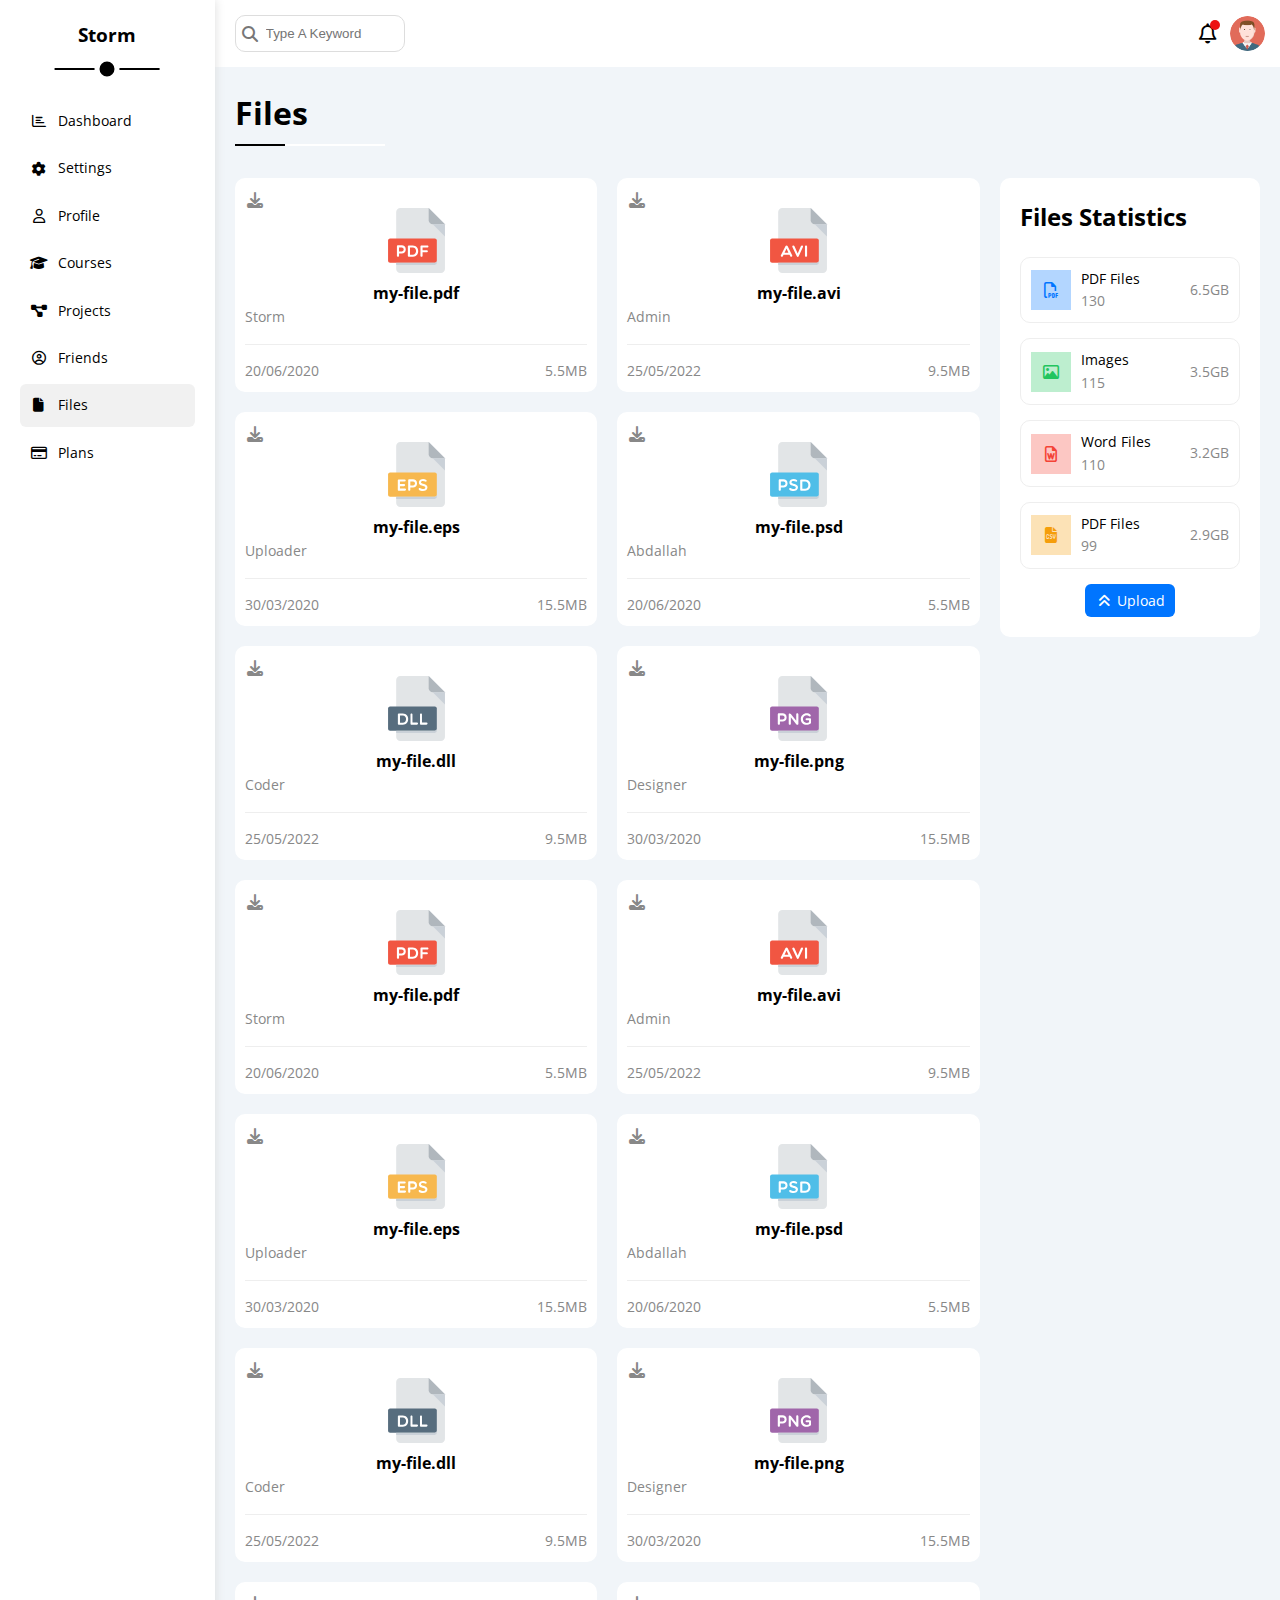
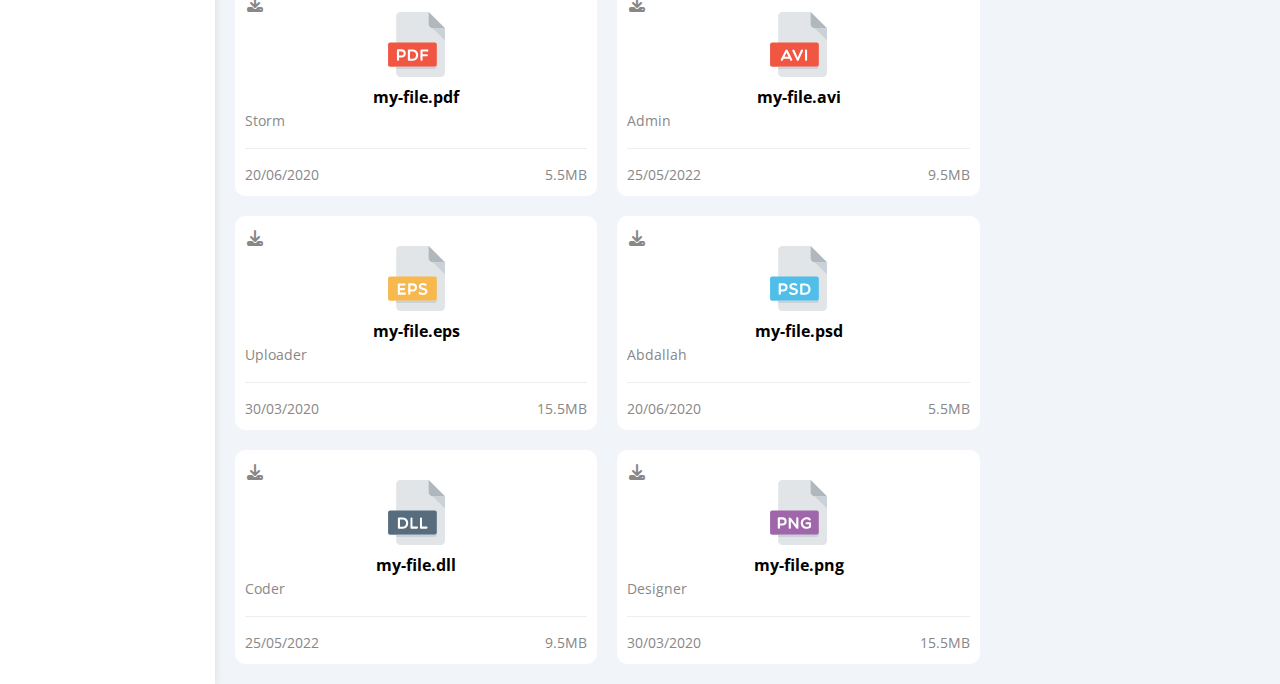
<file: files.html>
<!DOCTYPE html>
<html lang="en">
<head>
    <meta name="author" content="Abdallah Elsaied">
    <meta charset="UTF-8">
    <meta http-equiv="X-UA-Compatible" content="IE=edge">
    <meta name="viewport" content="width=device-width, initial-scale=1.0">
    <title>Storm Dashboard | Tamplate Four</title>
    <!-- Normalize File -->
    <!-- <link rel="stylesheet" href="normalize.css"> -->
    <!-- Work Sans Font ( Google Fonts ) -->
    <!-- Font Awsome Library -->
    <link rel="stylesheet" href="css/all.min.css">
    <link rel="preconnect" href="https://fonts.googleapis.com">
    <link rel="preconnect" href="https://fonts.gstatic.com" crossorigin>
    <link href="https://fonts.googleapis.com/css2?family=Open+Sans:ital,wght@0,300;0,400;0,500;0,600;0,700;0,800;1,300;1,400;1,500;1,600;1,700;1,800&display=swap" rel="stylesheet">
    <!-- Framework File -->
    <link rel="stylesheet" href="css/framework.css">
    <!-- Main CSS File -->
    <link rel="stylesheet" href="css/master.css">
</head>
<body>
    <div class="page d-flex">
        <!-- start sidebar -->
        <div class="sidebar bg-white p-20 p-relative">
            <a class="c-black txt-c p-relative" href="index.html">
                <h3>storm</h3>
            </a>
            <ul>
                <li class="rad-6 p-10 mb-5">
                    <a class="c-black d-flex align-c fs-14" href="index.html">
                        <i class="fa-regular fa-chart-bar fa-fw"></i>
                        <span class="ml-10">dashboard</span>
                    </a>
                </li>
                <li class="rad-6 p-10 mb-5">
                    <a class="c-black d-flex align-c fs-14" href="settings.html">
                        <i class="fa-solid fa-gear fa-fw"></i>
                        <span class="ml-10">settings</span>
                    </a>
                </li>
                <li class="rad-6 p-10 mb-5">
                    <a class="c-black d-flex align-c fs-14" href="profile.html">
                        <i class="fa-regular fa-user fa-fw"></i>
                        <span class="ml-10">profile</span>
                    </a>
                </li>
                <li class="rad-6 p-10 mb-5">
                    <a class="c-black d-flex align-c fs-14" href="courses.html">
                        <i class="fa-solid fa-graduation-cap fa-fw"></i>
                        <span class="ml-10">courses</span>
                    </a>
                </li>
                <li class="rad-6 p-10 mb-5">
                    <a class="c-black d-flex align-c fs-14" href="projects.html">
                        <i class="fa-solid fa-diagram-project fa-fw"></i>
                        <span class="ml-10">projects</span>
                    </a>
                </li>
                <li class="rad-6 p-10 mb-5">
                    <a class="c-black d-flex align-c fs-14" href="friends.html">
                        <i class="fa-regular fa-circle-user fa-fw"></i>
                        <span class="ml-10">friends</span>
                    </a>
                </li>
                <li class="active rad-6 p-10 mb-5">
                    <a class="c-black d-flex align-c fs-14" href="files.html">
                        <i class="fa-solid fa-file fa-fw"></i>
                        <span class="ml-10">files</span>
                    </a>
                </li>
                <li class="rad-6 p-10 mb-5">
                    <a class="c-black d-flex align-c fs-14" href="plans.html">
                        <i class="fa-regular fa-credit-card fa-fw"></i>
                        <span class="ml-10">plans</span>
                    </a>
                </li>
            </ul>
        </div>
        <!-- end sidebar -->
        <!-- start content -->
        <div class="page-content w-full over-h">
            <!-- start header -->
            <div class="header f-between align-c p-15 bg-white">
                <div class="search ml-5 p-relative">
                    <i class="fa-solid fa-magnifying-glass fa-fw"></i>
                    <input class="p-10 rad-10 br-1-e caret-color" type="search" placeholder="type a keyword">
                </div>
                <div class="user-box flex-c">
                    <div class="nav flex-c p-relative">
                        <i class="fa-regular fa-bell fa-fw fs-20"></i>
                    </div>
                    <img class="user-img ml-10 rad-50" src="images/avatar.png" alt="">
                </div>
            </div>
            <h1 class="p-relative">files</h1>
            <!-- end header -->
            <!-- start content area -->
            <div class="cont-area files-page f-between gap-20">
                <div class="files-statistics p-20 bg-white rad-10">
                    <h2 class="mb-20">files statistics</h2>
                    <div class="file d-flex align-c p-10 rad-10 mb-15">
                        <div class="icon flex-c mr-10 p-relative bg-blue">
                            <i class="fa-regular fa-file-pdf c-blue p-relative"></i>
                        </div>
                        <div class="text-box flex-1">
                            <p class="title fs-14">PDF files</p>
                            <p class="number c-gray fs-14">130</p>
                        </div>
                        <p class="size fs-14 c-gray d-flex align-c">6.5GB</p>
                    </div>
                    <div class="file d-flex align-c p-10 rad-10 mb-15">
                        <div class="icon flex-c mr-10 p-relative bg-green">
                            <i class="fa-regular fa-image c-green p-relative"></i>
                        </div>
                        <div class="text-box flex-1">
                            <p class="title fs-14">images</p>
                            <p class="number c-gray fs-14">115</p>
                        </div>
                        <p class="size fs-14 c-gray d-flex align-c">3.5GB</p>
                    </div>
                    <div class="file d-flex align-c p-10 rad-10 mb-15">
                        <div class="icon flex-c mr-10 p-relative bg-red">
                            <i class="fa-regular fa-file-word c-red p-relative"></i>
                        </div>
                        <div class="text-box flex-1">
                            <p class="title fs-14">word files</p>
                            <p class="number c-gray fs-14">110</p>
                        </div>
                        <p class="size fs-14 c-gray d-flex align-c">3.2GB</p>
                    </div>
                    <div class="file d-flex align-c p-10 rad-10 mb-15">
                        <div class="icon flex-c mr-10 p-relative bg-orange">
                            <i class="fa-solid fa-file-csv c-orange p-relative"></i>
                        </div>
                        <div class="text-box flex-1">
                            <p class="title fs-14">PDF files</p>
                            <p class="number c-gray fs-14">99</p>
                        </div>
                        <p class="size fs-14 c-gray d-flex align-c">2.9GB</p>
                    </div>
                    <a href="#" class="upload d-block btn-shape bg-blue rad-6 w-fit txt-c m-auto">
                        <i class="fa-solid fa-angles-up fa-fw c-white fs-14"></i>
                        <span class="d-in-block c-white fs-14">upload</span>
                    </a>
                </div>
                <div class="files-holder flex-1 d-grid gap-20">
                    <div class="file bg-white rad-10 p-10 p-relative">
                        <a href="#" class="d-block c-gray">
                            <i class="fa-solid fa-download fa-fw"></i>
                        </a>
                        <div class="file-main-info txt-c mt-20">
                            <img src="images/pdf.svg" alt="">
                            <h4>my-file.pdf</h4>
                        </div>
                        <p class="uploader pb-15 c-gray w-full fs-14">storm</p>
                        <div class="info-box f-between align-c c-gray fs-14 pt-15">
                            <p class="date">20/06/2020</p>
                            <p class="size">5.5MB</p>
                        </div>
                    </div>
                    <div class="file bg-white rad-10 p-10 p-relative">
                        <a href="#" class="d-block c-gray">
                            <i class="fa-solid fa-download fa-fw"></i>
                        </a>
                        <div class="file-main-info txt-c mt-20">
                            <img src="images/avi.svg" alt="">
                            <h4>my-file.avi</h4>
                        </div>
                        <p class="uploader pb-15 c-gray w-full fs-14">admin</p>
                        <div class="info-box f-between align-c c-gray fs-14 pt-15">
                            <p class="date">25/05/2022</p>
                            <p class="size">9.5MB</p>
                        </div>
                    </div>
                    <div class="file bg-white rad-10 p-10 p-relative">
                        <a href="#" class="d-block c-gray">
                            <i class="fa-solid fa-download fa-fw"></i>
                        </a>
                        <div class="file-main-info txt-c mt-20">
                            <img src="images/eps.svg" alt="">
                            <h4>my-file.eps</h4>
                        </div>
                        <p class="uploader pb-15 c-gray w-full fs-14">uploader</p>
                        <div class="info-box f-between align-c c-gray fs-14 pt-15">
                            <p class="date">30/03/2020</p>
                            <p class="size">15.5MB</p>
                        </div>
                    </div>
                    <div class="file bg-white rad-10 p-10 p-relative">
                        <a href="#" class="d-block c-gray">
                            <i class="fa-solid fa-download fa-fw"></i>
                        </a>
                        <div class="file-main-info txt-c mt-20">
                            <img src="images/psd.svg" alt="">
                            <h4>my-file.psd</h4>
                        </div>
                        <p class="uploader pb-15 c-gray w-full fs-14">abdallah</p>
                        <div class="info-box f-between align-c c-gray fs-14 pt-15">
                            <p class="date">20/06/2020</p>
                            <p class="size">5.5MB</p>
                        </div>
                    </div>
                    <div class="file bg-white rad-10 p-10 p-relative">
                        <a href="#" class="d-block c-gray">
                            <i class="fa-solid fa-download fa-fw"></i>
                        </a>
                        <div class="file-main-info txt-c mt-20">
                            <img src="images/dll.svg" alt="">
                            <h4>my-file.dll</h4>
                        </div>
                        <p class="uploader pb-15 c-gray w-full fs-14">coder</p>
                        <div class="info-box f-between align-c c-gray fs-14 pt-15">
                            <p class="date">25/05/2022</p>
                            <p class="size">9.5MB</p>
                        </div>
                    </div>
                    <div class="file bg-white rad-10 p-10 p-relative">
                        <a href="#" class="d-block c-gray">
                            <i class="fa-solid fa-download fa-fw"></i>
                        </a>
                        <div class="file-main-info txt-c mt-20">
                            <img src="images/png.svg" alt="">
                            <h4>my-file.png</h4>
                        </div>
                        <p class="uploader pb-15 c-gray w-full fs-14">designer</p>
                        <div class="info-box f-between align-c c-gray fs-14 pt-15">
                            <p class="date">30/03/2020</p>
                            <p class="size">15.5MB</p>
                        </div>
                    </div>
                    <div class="file bg-white rad-10 p-10 p-relative">
                        <a href="#" class="d-block c-gray">
                            <i class="fa-solid fa-download fa-fw"></i>
                        </a>
                        <div class="file-main-info txt-c mt-20">
                            <img src="images/pdf.svg" alt="">
                            <h4>my-file.pdf</h4>
                        </div>
                        <p class="uploader pb-15 c-gray w-full fs-14">storm</p>
                        <div class="info-box f-between align-c c-gray fs-14 pt-15">
                            <p class="date">20/06/2020</p>
                            <p class="size">5.5MB</p>
                        </div>
                    </div>
                    <div class="file bg-white rad-10 p-10 p-relative">
                        <a href="#" class="d-block c-gray">
                            <i class="fa-solid fa-download fa-fw"></i>
                        </a>
                        <div class="file-main-info txt-c mt-20">
                            <img src="images/avi.svg" alt="">
                            <h4>my-file.avi</h4>
                        </div>
                        <p class="uploader pb-15 c-gray w-full fs-14">admin</p>
                        <div class="info-box f-between align-c c-gray fs-14 pt-15">
                            <p class="date">25/05/2022</p>
                            <p class="size">9.5MB</p>
                        </div>
                    </div>
                    <div class="file bg-white rad-10 p-10 p-relative">
                        <a href="#" class="d-block c-gray">
                            <i class="fa-solid fa-download fa-fw"></i>
                        </a>
                        <div class="file-main-info txt-c mt-20">
                            <img src="images/eps.svg" alt="">
                            <h4>my-file.eps</h4>
                        </div>
                        <p class="uploader pb-15 c-gray w-full fs-14">uploader</p>
                        <div class="info-box f-between align-c c-gray fs-14 pt-15">
                            <p class="date">30/03/2020</p>
                            <p class="size">15.5MB</p>
                        </div>
                    </div>
                    <div class="file bg-white rad-10 p-10 p-relative">
                        <a href="#" class="d-block c-gray">
                            <i class="fa-solid fa-download fa-fw"></i>
                        </a>
                        <div class="file-main-info txt-c mt-20">
                            <img src="images/psd.svg" alt="">
                            <h4>my-file.psd</h4>
                        </div>
                        <p class="uploader pb-15 c-gray w-full fs-14">abdallah</p>
                        <div class="info-box f-between align-c c-gray fs-14 pt-15">
                            <p class="date">20/06/2020</p>
                            <p class="size">5.5MB</p>
                        </div>
                    </div>
                    <div class="file bg-white rad-10 p-10 p-relative">
                        <a href="#" class="d-block c-gray">
                            <i class="fa-solid fa-download fa-fw"></i>
                        </a>
                        <div class="file-main-info txt-c mt-20">
                            <img src="images/dll.svg" alt="">
                            <h4>my-file.dll</h4>
                        </div>
                        <p class="uploader pb-15 c-gray w-full fs-14">coder</p>
                        <div class="info-box f-between align-c c-gray fs-14 pt-15">
                            <p class="date">25/05/2022</p>
                            <p class="size">9.5MB</p>
                        </div>
                    </div>
                    <div class="file bg-white rad-10 p-10 p-relative">
                        <a href="#" class="d-block c-gray">
                            <i class="fa-solid fa-download fa-fw"></i>
                        </a>
                        <div class="file-main-info txt-c mt-20">
                            <img src="images/png.svg" alt="">
                            <h4>my-file.png</h4>
                        </div>
                        <p class="uploader pb-15 c-gray w-full fs-14">designer</p>
                        <div class="info-box f-between align-c c-gray fs-14 pt-15">
                            <p class="date">30/03/2020</p>
                            <p class="size">15.5MB</p>
                        </div>
                    </div>
                    <div class="file bg-white rad-10 p-10 p-relative">
                        <a href="#" class="d-block c-gray">
                            <i class="fa-solid fa-download fa-fw"></i>
                        </a>
                        <div class="file-main-info txt-c mt-20">
                            <img src="images/pdf.svg" alt="">
                            <h4>my-file.pdf</h4>
                        </div>
                        <p class="uploader pb-15 c-gray w-full fs-14">storm</p>
                        <div class="info-box f-between align-c c-gray fs-14 pt-15">
                            <p class="date">20/06/2020</p>
                            <p class="size">5.5MB</p>
                        </div>
                    </div>
                    <div class="file bg-white rad-10 p-10 p-relative">
                        <a href="#" class="d-block c-gray">
                            <i class="fa-solid fa-download fa-fw"></i>
                        </a>
                        <div class="file-main-info txt-c mt-20">
                            <img src="images/avi.svg" alt="">
                            <h4>my-file.avi</h4>
                        </div>
                        <p class="uploader pb-15 c-gray w-full fs-14">admin</p>
                        <div class="info-box f-between align-c c-gray fs-14 pt-15">
                            <p class="date">25/05/2022</p>
                            <p class="size">9.5MB</p>
                        </div>
                    </div>
                    <div class="file bg-white rad-10 p-10 p-relative">
                        <a href="#" class="d-block c-gray">
                            <i class="fa-solid fa-download fa-fw"></i>
                        </a>
                        <div class="file-main-info txt-c mt-20">
                            <img src="images/eps.svg" alt="">
                            <h4>my-file.eps</h4>
                        </div>
                        <p class="uploader pb-15 c-gray w-full fs-14">uploader</p>
                        <div class="info-box f-between align-c c-gray fs-14 pt-15">
                            <p class="date">30/03/2020</p>
                            <p class="size">15.5MB</p>
                        </div>
                    </div>
                    <div class="file bg-white rad-10 p-10 p-relative">
                        <a href="#" class="d-block c-gray">
                            <i class="fa-solid fa-download fa-fw"></i>
                        </a>
                        <div class="file-main-info txt-c mt-20">
                            <img src="images/psd.svg" alt="">
                            <h4>my-file.psd</h4>
                        </div>
                        <p class="uploader pb-15 c-gray w-full fs-14">abdallah</p>
                        <div class="info-box f-between align-c c-gray fs-14 pt-15">
                            <p class="date">20/06/2020</p>
                            <p class="size">5.5MB</p>
                        </div>
                    </div>
                    <div class="file bg-white rad-10 p-10 p-relative">
                        <a href="#" class="d-block c-gray">
                            <i class="fa-solid fa-download fa-fw"></i>
                        </a>
                        <div class="file-main-info txt-c mt-20">
                            <img src="images/dll.svg" alt="">
                            <h4>my-file.dll</h4>
                        </div>
                        <p class="uploader pb-15 c-gray w-full fs-14">coder</p>
                        <div class="info-box f-between align-c c-gray fs-14 pt-15">
                            <p class="date">25/05/2022</p>
                            <p class="size">9.5MB</p>
                        </div>
                    </div>
                    <div class="file bg-white rad-10 p-10 p-relative">
                        <a href="#" class="d-block c-gray">
                            <i class="fa-solid fa-download fa-fw"></i>
                        </a>
                        <div class="file-main-info txt-c mt-20">
                            <img src="images/png.svg" alt="">
                            <h4>my-file.png</h4>
                        </div>
                        <p class="uploader pb-15 c-gray w-full fs-14">designer</p>
                        <div class="info-box f-between align-c c-gray fs-14 pt-15">
                            <p class="date">30/03/2020</p>
                            <p class="size">15.5MB</p>
                        </div>
                    </div>
                </div>
            </div>
            <!-- end content area -->
        </div>
        <!-- end content -->
    </div>
</body>
</html>
</file>
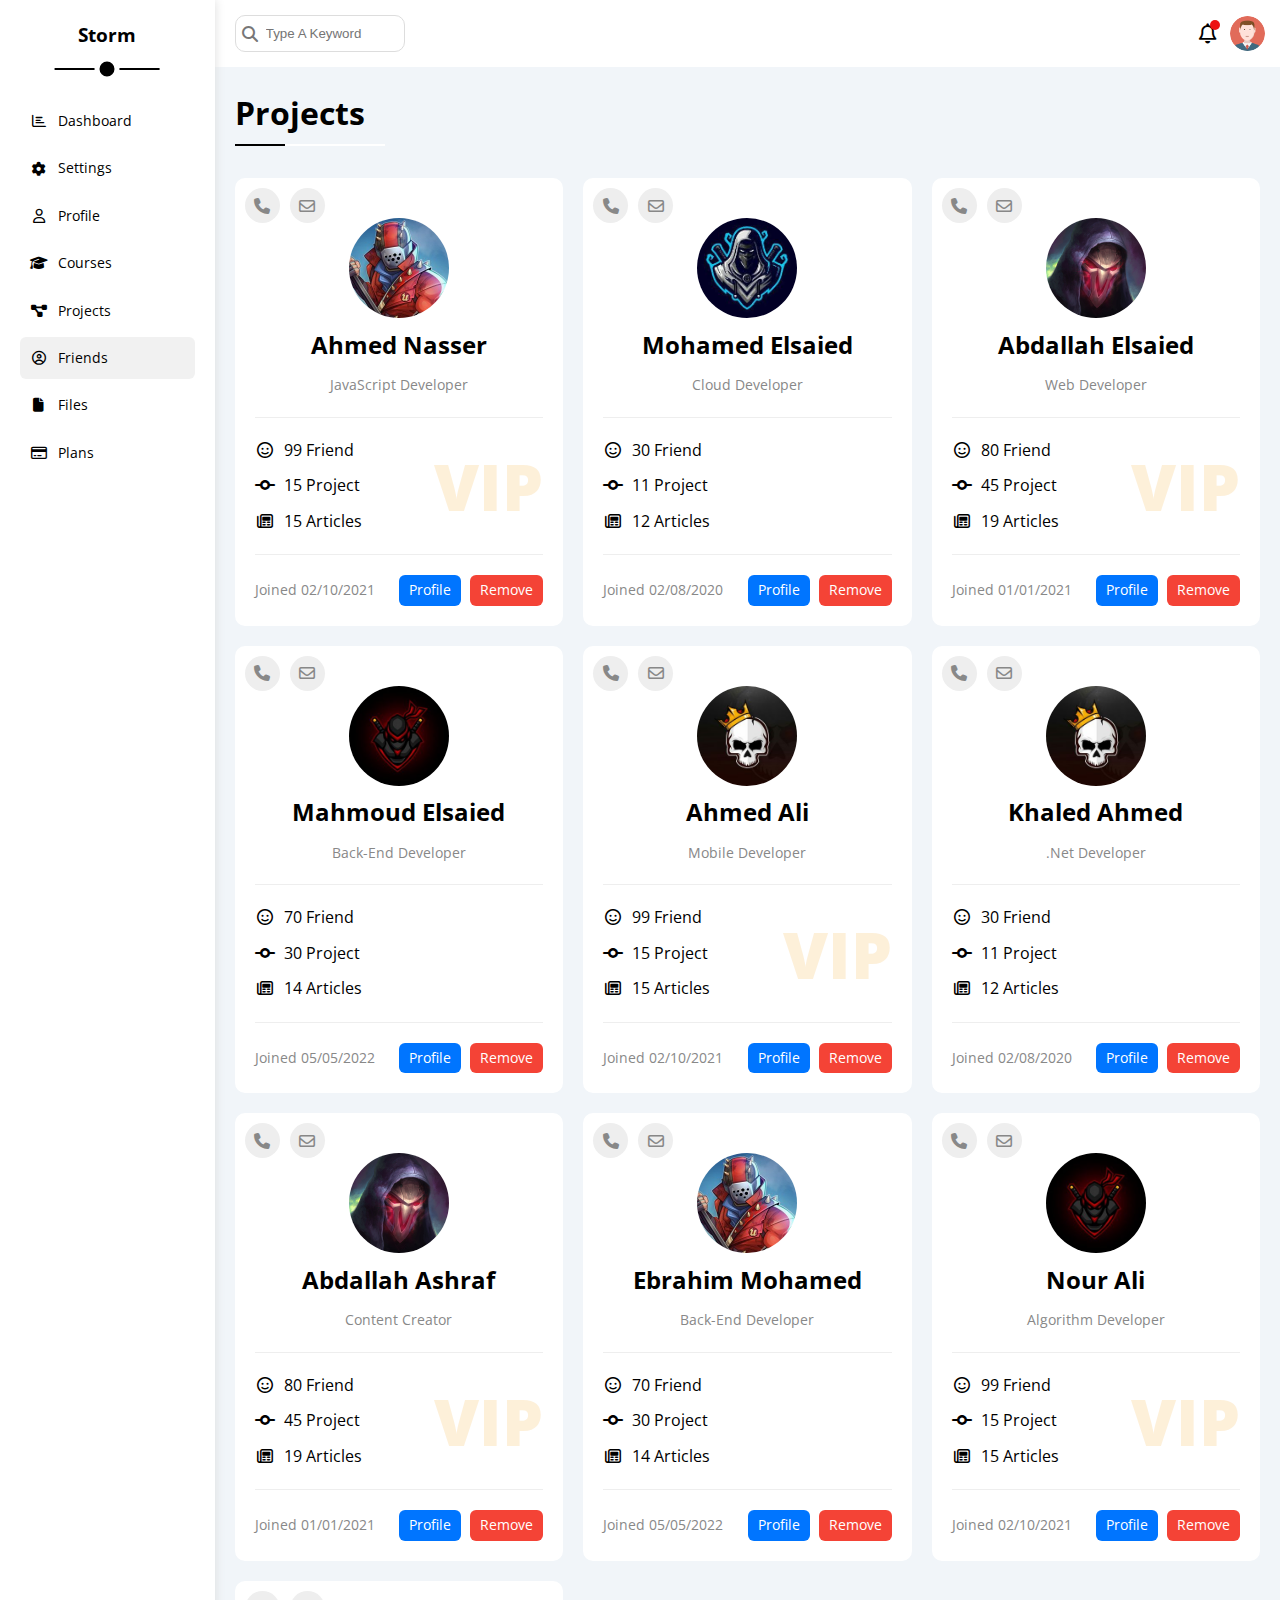
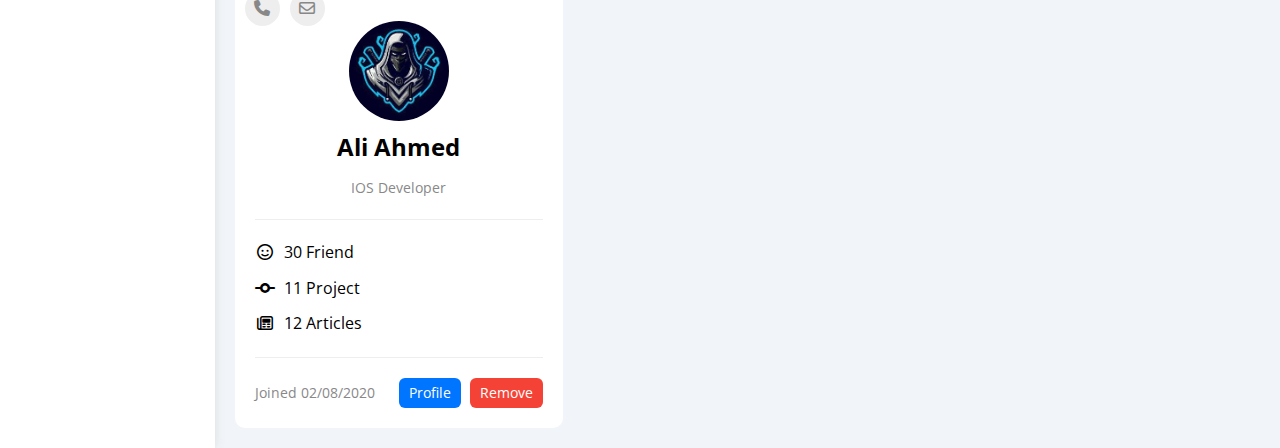
<file: friends.html>
<!DOCTYPE html>
<html lang="en">
<head>
    <meta name="author" content="Abdallah Elsaied">
    <meta charset="UTF-8">
    <meta http-equiv="X-UA-Compatible" content="IE=edge">
    <meta name="viewport" content="width=device-width, initial-scale=1.0">
    <title>Storm Dashboard | Tamplate Four</title>
    <!-- Normalize File -->
    <!-- <link rel="stylesheet" href="normalize.css"> -->
    <!-- Work Sans Font ( Google Fonts ) -->
    <!-- Font Awsome Library -->
    <link rel="stylesheet" href="css/all.min.css">
    <link rel="preconnect" href="https://fonts.googleapis.com">
    <link rel="preconnect" href="https://fonts.gstatic.com" crossorigin>
    <link href="https://fonts.googleapis.com/css2?family=Open+Sans:ital,wght@0,300;0,400;0,500;0,600;0,700;0,800;1,300;1,400;1,500;1,600;1,700;1,800&display=swap" rel="stylesheet">
    <!-- Framework File -->
    <link rel="stylesheet" href="css/framework.css">
    <!-- Main CSS File -->
    <link rel="stylesheet" href="css/master.css">
</head>
<body>
    <div class="page d-flex">
        <!-- start sidebar -->
        <div class="sidebar bg-white p-20 p-relative">
            <a class="c-black txt-c p-relative" href="index.html">
                <h3>storm</h3>
            </a>
            <ul>
                <li class="rad-6 p-10 mb-5">
                    <a class="c-black d-flex align-c fs-14" href="index.html">
                        <i class="fa-regular fa-chart-bar fa-fw"></i>
                        <span class="ml-10">dashboard</span>
                    </a>
                </li>
                <li class="rad-6 p-10 mb-5">
                    <a class="c-black d-flex align-c fs-14" href="settings.html">
                        <i class="fa-solid fa-gear fa-fw"></i>
                        <span class="ml-10">settings</span>
                    </a>
                </li>
                <li class="rad-6 p-10 mb-5">
                    <a class="c-black d-flex align-c fs-14" href="profile.html">
                        <i class="fa-regular fa-user fa-fw"></i>
                        <span class="ml-10">profile</span>
                    </a>
                </li>
                <li class="rad-6 p-10 mb-5">
                    <a class="c-black d-flex align-c fs-14" href="courses.html">
                        <i class="fa-solid fa-graduation-cap fa-fw"></i>
                        <span class="ml-10">courses</span>
                    </a>
                </li>
                <li class="rad-6 p-10 mb-5">
                    <a class="c-black d-flex align-c fs-14" href="projects.html">
                        <i class="fa-solid fa-diagram-project fa-fw"></i>
                        <span class="ml-10">projects</span>
                    </a>
                </li>
                <li class="active rad-6 p-10 mb-5">
                    <a class="c-black d-flex align-c fs-14" href="friends.html">
                        <i class="fa-regular fa-circle-user fa-fw"></i>
                        <span class="ml-10">friends</span>
                    </a>
                </li>
                <li class="rad-6 p-10 mb-5">
                    <a class="c-black d-flex align-c fs-14" href="files.html">
                        <i class="fa-solid fa-file fa-fw"></i>
                        <span class="ml-10">files</span>
                    </a>
                </li>
                <li class="rad-6 p-10 mb-5">
                    <a class="c-black d-flex align-c fs-14" href="plans.html">
                        <i class="fa-regular fa-credit-card fa-fw"></i>
                        <span class="ml-10">plans</span>
                    </a>
                </li>
            </ul>
        </div>
        <!-- end sidebar -->
        <!-- start content -->
        <div class="page-content w-full over-h">
            <!-- start header -->
            <div class="header f-between align-c p-15 bg-white">
                <div class="search ml-5 p-relative">
                    <i class="fa-solid fa-magnifying-glass fa-fw"></i>
                    <input class="p-10 rad-10 br-1-e caret-color" type="search" placeholder="type a keyword">
                </div>
                <div class="user-box flex-c">
                    <div class="nav flex-c p-relative">
                        <i class="fa-regular fa-bell fa-fw fs-20"></i>
                    </div>
                    <img class="user-img ml-10 rad-50" src="images/avatar.png" alt="">
                </div>
            </div>
            <h1 class="p-relative">projects</h1>
            <!-- end header -->
            <!-- start content area -->
            <div class="cont-area friends-page d-grid gap-20">
                <div class="friend-card bg-white rad-10 p-20 p-relative">
                    <div class="contact-info f-between gap-10 w-fit">
                        <a class="c-gray rad-50 bg-eee flex-c" href="#"><i class="fa-solid fa-phone"></i></a>
                        <a class="c-gray rad-50 bg-eee flex-c" href="#"><i class="fa-regular fa-envelope"></i></a>
                    </div>
                    <div class="main-info txt-c mt-20">
                        <img src="images/friend-01.jpg" alt="">
                        <h2>ahmed nasser</h2>
                        <p class="fs-14 c-gray mt-10 mb-20">JavaScript Developer</p>
                    </div>
                    <div class="about pt-20 pb-20 p-relative">
                        <div class="friends-num mb-10">
                            <i class="fa-regular fa-face-smile fa-fw mr-5"></i>
                            <span class="d-in-block">99</span>
                            <span class="d-in-block">friend</span>
                        </div>
                        <div class="projects-num mb-10">
                            <i class="fa-solid fa-code-commit fa-fw mr-5"></i>
                            <span class="d-in-block">15</span>
                            <span class="d-in-block">project</span>
                        </div>
                        <div class="friends-num">
                            <i class="fa-regular fa-newspaper fa-fw mr-5"></i>
                            <span class="d-in-block">15</span>
                            <span class="d-in-block">articles</span>
                        </div>
                        <span class="vip c-orange">VIP</span>
                    </div>
                    <div class="controlers pt-20 f-between align-c">
                        <div class="join-date c-gray fs-14">
                            <span class="d-in-block">joined</span>
                            <span class="d-in-block">02/10/2021</span>
                        </div>
                        <div class="buttons">
                            <a class="d-in-block btn-shape bg-blue c-white fs-14" href="profile.html">profile</a>
                            <a class="d-in-block btn-shape bg-red c-white fs-14 ml-5" href="#">remove</a>
                        </div>
                    </div>
                </div>
                <div class="friend-card bg-white rad-10 p-20 p-relative">
                    <div class="contact-info f-between gap-10 w-fit">
                        <a class="c-gray rad-50 bg-eee flex-c" href="#"><i class="fa-solid fa-phone"></i></a>
                        <a class="c-gray rad-50 bg-eee flex-c" href="#"><i class="fa-regular fa-envelope"></i></a>
                    </div>
                    <div class="main-info txt-c mt-20">
                        <img src="images/friend-02.jpg" alt="">
                        <h2>mohamed elsaied</h2>
                        <p class="fs-14 c-gray mt-10 mb-20">cloud Developer</p>
                    </div>
                    <div class="about pt-20 pb-20 p-relative">
                        <div class="friends-num mb-10">
                            <i class="fa-regular fa-face-smile fa-fw mr-5"></i>
                            <span class="d-in-block">30</span>
                            <span class="d-in-block">friend</span>
                        </div>
                        <div class="projects-num mb-10">
                            <i class="fa-solid fa-code-commit fa-fw mr-5"></i>
                            <span class="d-in-block">11</span>
                            <span class="d-in-block">project</span>
                        </div>
                        <div class="friends-num">
                            <i class="fa-regular fa-newspaper fa-fw mr-5"></i>
                            <span class="d-in-block">12</span>
                            <span class="d-in-block">articles</span>
                        </div>
                    </div>
                    <div class="controlers pt-20 f-between align-c">
                        <div class="join-date c-gray fs-14">
                            <span class="d-in-block">joined</span>
                            <span class="d-in-block">02/08/2020</span>
                        </div>
                        <div class="buttons">
                            <a class="d-in-block btn-shape bg-blue c-white fs-14" href="profile.html">profile</a>
                            <a class="d-in-block btn-shape bg-red c-white fs-14 ml-5" href="#">remove</a>
                        </div>
                    </div>
                </div>
                <div class="friend-card bg-white rad-10 p-20 p-relative">
                    <div class="contact-info f-between gap-10 w-fit">
                        <a class="c-gray rad-50 bg-eee flex-c" href="#"><i class="fa-solid fa-phone"></i></a>
                        <a class="c-gray rad-50 bg-eee flex-c" href="#"><i class="fa-regular fa-envelope"></i></a>
                    </div>
                    <div class="main-info txt-c mt-20">
                        <img src="images/friend-03.jpg" alt="">
                        <h2>abdallah elsaied</h2>
                        <p class="fs-14 c-gray mt-10 mb-20">web Developer</p>
                    </div>
                    <div class="about pt-20 pb-20 p-relative">
                        <div class="friends-num mb-10">
                            <i class="fa-regular fa-face-smile fa-fw mr-5"></i>
                            <span class="d-in-block">80</span>
                            <span class="d-in-block">friend</span>
                        </div>
                        <div class="projects-num mb-10">
                            <i class="fa-solid fa-code-commit fa-fw mr-5"></i>
                            <span class="d-in-block">45</span>
                            <span class="d-in-block">project</span>
                        </div>
                        <div class="friends-num">
                            <i class="fa-regular fa-newspaper fa-fw mr-5"></i>
                            <span class="d-in-block">19</span>
                            <span class="d-in-block">articles</span>
                        </div>
                        <span class="vip c-orange">VIP</span>
                    </div>
                    <div class="controlers pt-20 f-between align-c">
                        <div class="join-date c-gray fs-14">
                            <span class="d-in-block">joined</span>
                            <span class="d-in-block">01/01/2021</span>
                        </div>
                        <div class="buttons">
                            <a class="d-in-block btn-shape bg-blue c-white fs-14" href="profile.html">profile</a>
                            <a class="d-in-block btn-shape bg-red c-white fs-14 ml-5" href="#">remove</a>
                        </div>
                    </div>
                </div>
                <div class="friend-card bg-white rad-10 p-20 p-relative">
                    <div class="contact-info f-between gap-10 w-fit">
                        <a class="c-gray rad-50 bg-eee flex-c" href="#"><i class="fa-solid fa-phone"></i></a>
                        <a class="c-gray rad-50 bg-eee flex-c" href="#"><i class="fa-regular fa-envelope"></i></a>
                    </div>
                    <div class="main-info txt-c mt-20">
                        <img src="images/friend-04.jpg" alt="">
                        <h2>mahmoud elsaied</h2>
                        <p class="fs-14 c-gray mt-10 mb-20">back-end Developer</p>
                    </div>
                    <div class="about pt-20 pb-20 p-relative">
                        <div class="friends-num mb-10">
                            <i class="fa-regular fa-face-smile fa-fw mr-5"></i>
                            <span class="d-in-block">70</span>
                            <span class="d-in-block">friend</span>
                        </div>
                        <div class="projects-num mb-10">
                            <i class="fa-solid fa-code-commit fa-fw mr-5"></i>
                            <span class="d-in-block">30</span>
                            <span class="d-in-block">project</span>
                        </div>
                        <div class="friends-num">
                            <i class="fa-regular fa-newspaper fa-fw mr-5"></i>
                            <span class="d-in-block">14</span>
                            <span class="d-in-block">articles</span>
                        </div>
                    </div>
                    <div class="controlers pt-20 f-between align-c">
                        <div class="join-date c-gray fs-14">
                            <span class="d-in-block">joined</span>
                            <span class="d-in-block">05/05/2022</span>
                        </div>
                        <div class="buttons">
                            <a class="d-in-block btn-shape bg-blue c-white fs-14" href="profile.html">profile</a>
                            <a class="d-in-block btn-shape bg-red c-white fs-14 ml-5" href="#">remove</a>
                        </div>
                    </div>
                </div>
                <div class="friend-card bg-white rad-10 p-20 p-relative">
                    <div class="contact-info f-between gap-10 w-fit">
                        <a class="c-gray rad-50 bg-eee flex-c" href="#"><i class="fa-solid fa-phone"></i></a>
                        <a class="c-gray rad-50 bg-eee flex-c" href="#"><i class="fa-regular fa-envelope"></i></a>
                    </div>
                    <div class="main-info txt-c mt-20">
                        <img src="images/friend-05.jpg" alt="">
                        <h2>ahmed ali</h2>
                        <p class="fs-14 c-gray mt-10 mb-20">mobile Developer</p>
                    </div>
                    <div class="about pt-20 pb-20 p-relative">
                        <div class="friends-num mb-10">
                            <i class="fa-regular fa-face-smile fa-fw mr-5"></i>
                            <span class="d-in-block">99</span>
                            <span class="d-in-block">friend</span>
                        </div>
                        <div class="projects-num mb-10">
                            <i class="fa-solid fa-code-commit fa-fw mr-5"></i>
                            <span class="d-in-block">15</span>
                            <span class="d-in-block">project</span>
                        </div>
                        <div class="friends-num">
                            <i class="fa-regular fa-newspaper fa-fw mr-5"></i>
                            <span class="d-in-block">15</span>
                            <span class="d-in-block">articles</span>
                        </div>
                        <span class="vip c-orange">VIP</span>
                    </div>
                    <div class="controlers pt-20 f-between align-c">
                        <div class="join-date c-gray fs-14">
                            <span class="d-in-block">joined</span>
                            <span class="d-in-block">02/10/2021</span>
                        </div>
                        <div class="buttons">
                            <a class="d-in-block btn-shape bg-blue c-white fs-14" href="profile.html">profile</a>
                            <a class="d-in-block btn-shape bg-red c-white fs-14 ml-5" href="#">remove</a>
                        </div>
                    </div>
                </div>
                <div class="friend-card bg-white rad-10 p-20 p-relative">
                    <div class="contact-info f-between gap-10 w-fit">
                        <a class="c-gray rad-50 bg-eee flex-c" href="#"><i class="fa-solid fa-phone"></i></a>
                        <a class="c-gray rad-50 bg-eee flex-c" href="#"><i class="fa-regular fa-envelope"></i></a>
                    </div>
                    <div class="main-info txt-c mt-20">
                        <img src="images/friend-05.jpg" alt="">
                        <h2>khaled ahmed</h2>
                        <p class="fs-14 c-gray mt-10 mb-20">.net Developer</p>
                    </div>
                    <div class="about pt-20 pb-20 p-relative">
                        <div class="friends-num mb-10">
                            <i class="fa-regular fa-face-smile fa-fw mr-5"></i>
                            <span class="d-in-block">30</span>
                            <span class="d-in-block">friend</span>
                        </div>
                        <div class="projects-num mb-10">
                            <i class="fa-solid fa-code-commit fa-fw mr-5"></i>
                            <span class="d-in-block">11</span>
                            <span class="d-in-block">project</span>
                        </div>
                        <div class="friends-num">
                            <i class="fa-regular fa-newspaper fa-fw mr-5"></i>
                            <span class="d-in-block">12</span>
                            <span class="d-in-block">articles</span>
                        </div>
                    </div>
                    <div class="controlers pt-20 f-between align-c">
                        <div class="join-date c-gray fs-14">
                            <span class="d-in-block">joined</span>
                            <span class="d-in-block">02/08/2020</span>
                        </div>
                        <div class="buttons">
                            <a class="d-in-block btn-shape bg-blue c-white fs-14" href="profile.html">profile</a>
                            <a class="d-in-block btn-shape bg-red c-white fs-14 ml-5" href="#">remove</a>
                        </div>
                    </div>
                </div>
                <div class="friend-card bg-white rad-10 p-20 p-relative">
                    <div class="contact-info f-between gap-10 w-fit">
                        <a class="c-gray rad-50 bg-eee flex-c" href="#"><i class="fa-solid fa-phone"></i></a>
                        <a class="c-gray rad-50 bg-eee flex-c" href="#"><i class="fa-regular fa-envelope"></i></a>
                    </div>
                    <div class="main-info txt-c mt-20">
                        <img src="images/friend-03.jpg" alt="">
                        <h2>abdallah ashraf</h2>
                        <p class="fs-14 c-gray mt-10 mb-20">content creator</p>
                    </div>
                    <div class="about pt-20 pb-20 p-relative">
                        <div class="friends-num mb-10">
                            <i class="fa-regular fa-face-smile fa-fw mr-5"></i>
                            <span class="d-in-block">80</span>
                            <span class="d-in-block">friend</span>
                        </div>
                        <div class="projects-num mb-10">
                            <i class="fa-solid fa-code-commit fa-fw mr-5"></i>
                            <span class="d-in-block">45</span>
                            <span class="d-in-block">project</span>
                        </div>
                        <div class="friends-num">
                            <i class="fa-regular fa-newspaper fa-fw mr-5"></i>
                            <span class="d-in-block">19</span>
                            <span class="d-in-block">articles</span>
                        </div>
                        <span class="vip c-orange">VIP</span>
                    </div>
                    <div class="controlers pt-20 f-between align-c">
                        <div class="join-date c-gray fs-14">
                            <span class="d-in-block">joined</span>
                            <span class="d-in-block">01/01/2021</span>
                        </div>
                        <div class="buttons">
                            <a class="d-in-block btn-shape bg-blue c-white fs-14" href="profile.html">profile</a>
                            <a class="d-in-block btn-shape bg-red c-white fs-14 ml-5" href="#">remove</a>
                        </div>
                    </div>
                </div>
                <div class="friend-card bg-white rad-10 p-20 p-relative">
                    <div class="contact-info f-between gap-10 w-fit">
                        <a class="c-gray rad-50 bg-eee flex-c" href="#"><i class="fa-solid fa-phone"></i></a>
                        <a class="c-gray rad-50 bg-eee flex-c" href="#"><i class="fa-regular fa-envelope"></i></a>
                    </div>
                    <div class="main-info txt-c mt-20">
                        <img src="images/friend-01.jpg" alt="">
                        <h2>ebrahim mohamed</h2>
                        <p class="fs-14 c-gray mt-10 mb-20">back-end Developer</p>
                    </div>
                    <div class="about pt-20 pb-20 p-relative">
                        <div class="friends-num mb-10">
                            <i class="fa-regular fa-face-smile fa-fw mr-5"></i>
                            <span class="d-in-block">70</span>
                            <span class="d-in-block">friend</span>
                        </div>
                        <div class="projects-num mb-10">
                            <i class="fa-solid fa-code-commit fa-fw mr-5"></i>
                            <span class="d-in-block">30</span>
                            <span class="d-in-block">project</span>
                        </div>
                        <div class="friends-num">
                            <i class="fa-regular fa-newspaper fa-fw mr-5"></i>
                            <span class="d-in-block">14</span>
                            <span class="d-in-block">articles</span>
                        </div>
                    </div>
                    <div class="controlers pt-20 f-between align-c">
                        <div class="join-date c-gray fs-14">
                            <span class="d-in-block">joined</span>
                            <span class="d-in-block">05/05/2022</span>
                        </div>
                        <div class="buttons">
                            <a class="d-in-block btn-shape bg-blue c-white fs-14" href="profile.html">profile</a>
                            <a class="d-in-block btn-shape bg-red c-white fs-14 ml-5" href="#">remove</a>
                        </div>
                    </div>
                </div>
                <div class="friend-card bg-white rad-10 p-20 p-relative">
                <div class="contact-info f-between gap-10 w-fit">
                    <a class="c-gray rad-50 bg-eee flex-c" href="#"><i class="fa-solid fa-phone"></i></a>
                    <a class="c-gray rad-50 bg-eee flex-c" href="#"><i class="fa-regular fa-envelope"></i></a>
                </div>
                <div class="main-info txt-c mt-20">
                    <img src="images/friend-04.jpg" alt="">
                    <h2>nour ali</h2>
                    <p class="fs-14 c-gray mt-10 mb-20">algorithm Developer</p>
                </div>
                <div class="about pt-20 pb-20 p-relative">
                    <div class="friends-num mb-10">
                        <i class="fa-regular fa-face-smile fa-fw mr-5"></i>
                        <span class="d-in-block">99</span>
                        <span class="d-in-block">friend</span>
                    </div>
                    <div class="projects-num mb-10">
                        <i class="fa-solid fa-code-commit fa-fw mr-5"></i>
                        <span class="d-in-block">15</span>
                        <span class="d-in-block">project</span>
                    </div>
                    <div class="friends-num">
                        <i class="fa-regular fa-newspaper fa-fw mr-5"></i>
                        <span class="d-in-block">15</span>
                        <span class="d-in-block">articles</span>
                    </div>
                    <span class="vip c-orange">VIP</span>
                </div>
                <div class="controlers pt-20 f-between align-c">
                    <div class="join-date c-gray fs-14">
                        <span class="d-in-block">joined</span>
                        <span class="d-in-block">02/10/2021</span>
                    </div>
                    <div class="buttons">
                        <a class="d-in-block btn-shape bg-blue c-white fs-14" href="profile.html">profile</a>
                        <a class="d-in-block btn-shape bg-red c-white fs-14 ml-5" href="#">remove</a>
                    </div>
                </div>
                </div>
                <div class="friend-card bg-white rad-10 p-20 p-relative">
                <div class="contact-info f-between gap-10 w-fit">
                    <a class="c-gray rad-50 bg-eee flex-c" href="#"><i class="fa-solid fa-phone"></i></a>
                    <a class="c-gray rad-50 bg-eee flex-c" href="#"><i class="fa-regular fa-envelope"></i></a>
                </div>
                <div class="main-info txt-c mt-20">
                    <img src="images/friend-02.jpg" alt="">
                    <h2>ali ahmed</h2>
                    <p class="fs-14 c-gray mt-10 mb-20">IOS Developer</p>
                </div>
                <div class="about pt-20 pb-20 p-relative">
                    <div class="friends-num mb-10">
                        <i class="fa-regular fa-face-smile fa-fw mr-5"></i>
                        <span class="d-in-block">30</span>
                        <span class="d-in-block">friend</span>
                    </div>
                    <div class="projects-num mb-10">
                        <i class="fa-solid fa-code-commit fa-fw mr-5"></i>
                        <span class="d-in-block">11</span>
                        <span class="d-in-block">project</span>
                    </div>
                    <div class="friends-num">
                        <i class="fa-regular fa-newspaper fa-fw mr-5"></i>
                        <span class="d-in-block">12</span>
                        <span class="d-in-block">articles</span>
                    </div>
                </div>
                <div class="controlers pt-20 f-between align-c">
                    <div class="join-date c-gray fs-14">
                        <span class="d-in-block">joined</span>
                        <span class="d-in-block">02/08/2020</span>
                    </div>
                    <div class="buttons">
                        <a class="d-in-block btn-shape bg-blue c-white fs-14" href="profile.html">profile</a>
                        <a class="d-in-block btn-shape bg-red c-white fs-14 ml-5" href="#">remove</a>
                    </div>
                </div>
                </div>
            </div>
            <!-- end content area -->
        </div>
        <!-- end content -->
    </div>
</body>
</html>
</file>
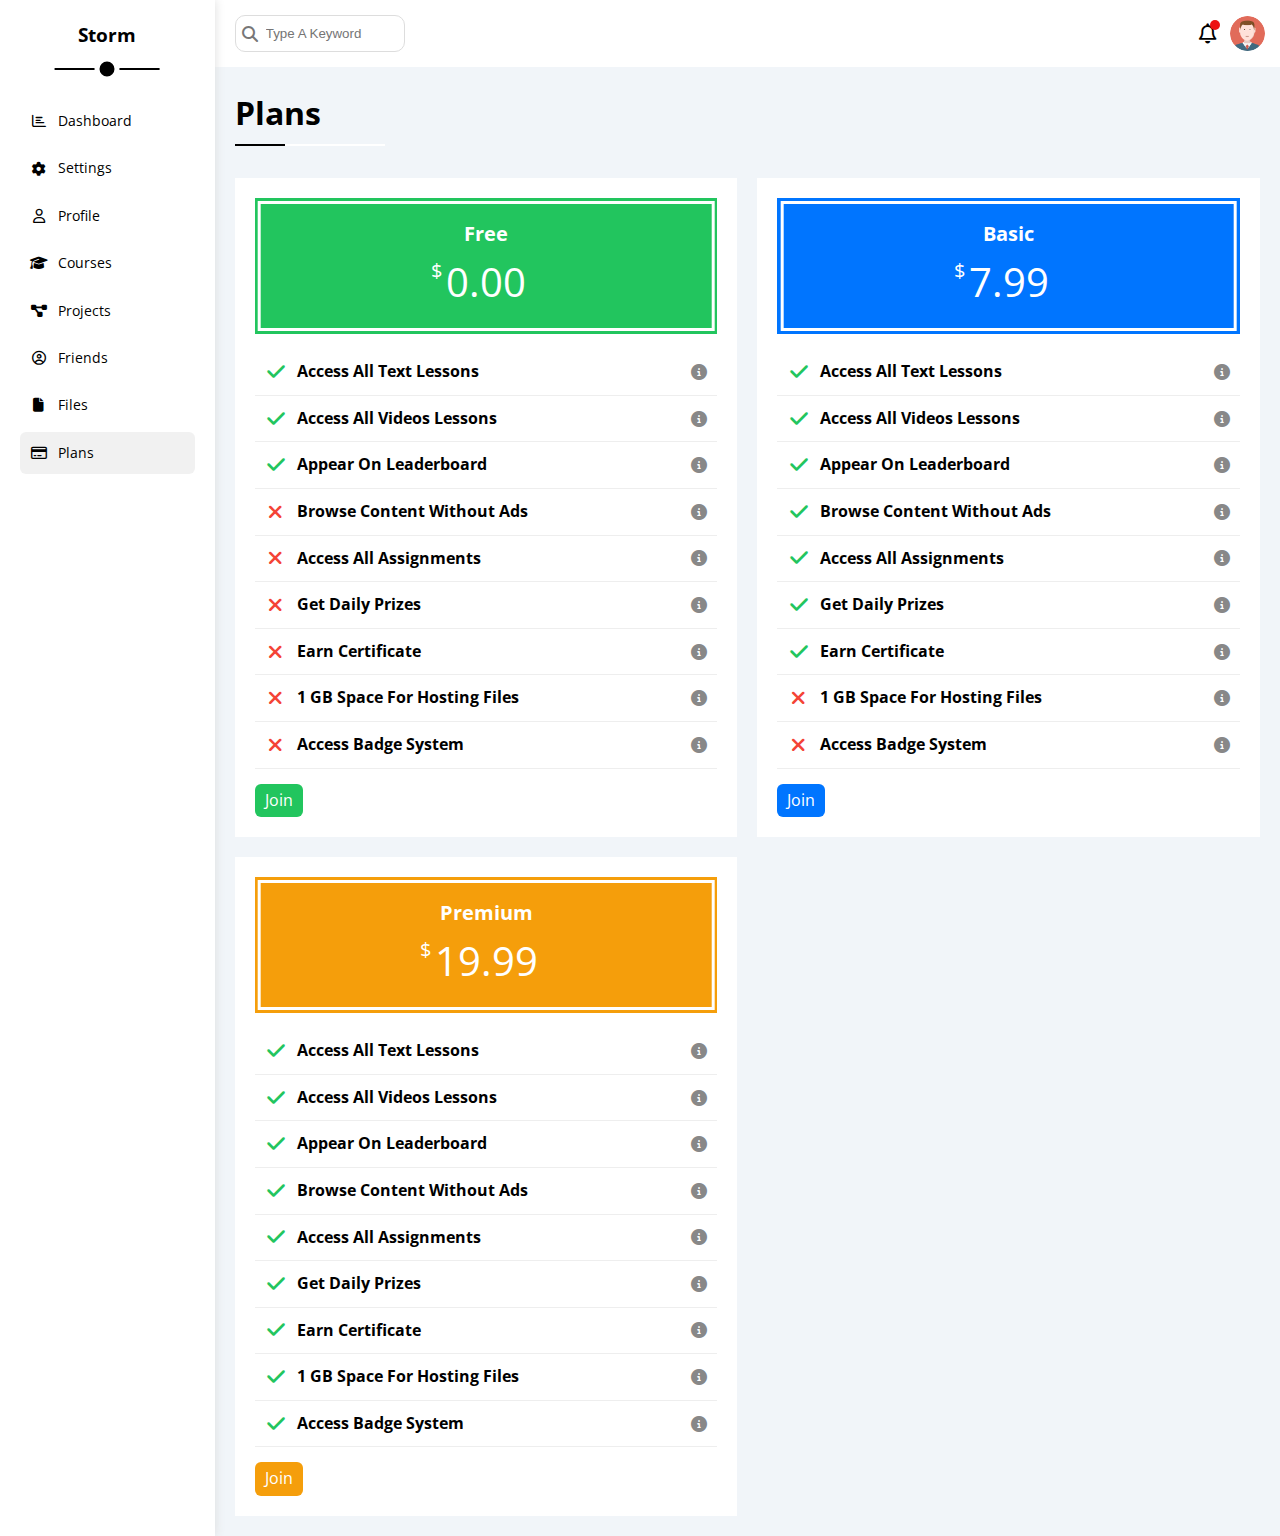
<file: plans.html>
<!DOCTYPE html>
<html lang="en">
<head>
    <meta name="author" content="Abdallah Elsaied">
    <meta charset="UTF-8">
    <meta http-equiv="X-UA-Compatible" content="IE=edge">
    <meta name="viewport" content="width=device-width, initial-scale=1.0">
    <title>Storm Dashboard | Tamplate Four</title>
    <!-- Normalize File -->
    <!-- <link rel="stylesheet" href="normalize.css"> -->
    <!-- Work Sans Font ( Google Fonts ) -->
    <!-- Font Awsome Library -->
    <link rel="stylesheet" href="css/all.min.css">
    <link rel="preconnect" href="https://fonts.googleapis.com">
    <link rel="preconnect" href="https://fonts.gstatic.com" crossorigin>
    <link href="https://fonts.googleapis.com/css2?family=Open+Sans:ital,wght@0,300;0,400;0,500;0,600;0,700;0,800;1,300;1,400;1,500;1,600;1,700;1,800&display=swap" rel="stylesheet">
    <!-- Framework File -->
    <link rel="stylesheet" href="css/framework.css">
    <!-- Main CSS File -->
    <link rel="stylesheet" href="css/master.css">
</head>
<body>
    <div class="page d-flex">
        <!-- start sidebar -->
        <div class="sidebar bg-white p-20 p-relative">
            <a class="c-black txt-c p-relative" href="index.html">
                <h3>storm</h3>
            </a>
            <ul>
                <li class="rad-6 p-10 mb-5">
                    <a class="c-black d-flex align-c fs-14" href="index.html">
                        <i class="fa-regular fa-chart-bar fa-fw"></i>
                        <span class="ml-10">dashboard</span>
                    </a>
                </li>
                <li class="rad-6 p-10 mb-5">
                    <a class="c-black d-flex align-c fs-14" href="settings.html">
                        <i class="fa-solid fa-gear fa-fw"></i>
                        <span class="ml-10">settings</span>
                    </a>
                </li>
                <li class="rad-6 p-10 mb-5">
                    <a class="c-black d-flex align-c fs-14" href="profile.html">
                        <i class="fa-regular fa-user fa-fw"></i>
                        <span class="ml-10">profile</span>
                    </a>
                </li>
                <li class="rad-6 p-10 mb-5">
                    <a class="c-black d-flex align-c fs-14" href="courses.html">
                        <i class="fa-solid fa-graduation-cap fa-fw"></i>
                        <span class="ml-10">courses</span>
                    </a>
                </li>
                <li class="rad-6 p-10 mb-5">
                    <a class="c-black d-flex align-c fs-14" href="projects.html">
                        <i class="fa-solid fa-diagram-project fa-fw"></i>
                        <span class="ml-10">projects</span>
                    </a>
                </li>
                <li class="rad-6 p-10 mb-5">
                    <a class="c-black d-flex align-c fs-14" href="friends.html">
                        <i class="fa-regular fa-circle-user fa-fw"></i>
                        <span class="ml-10">friends</span>
                    </a>
                </li>
                <li class="rad-6 p-10 mb-5">
                    <a class="c-black d-flex align-c fs-14" href="files.html">
                        <i class="fa-solid fa-file fa-fw"></i>
                        <span class="ml-10">files</span>
                    </a>
                </li>
                <li class="active rad-6 p-10 mb-5">
                    <a class="c-black d-flex align-c fs-14" href="plans.html">
                        <i class="fa-regular fa-credit-card fa-fw"></i>
                        <span class="ml-10">plans</span>
                    </a>
                </li>
            </ul>
        </div>
        <!-- end sidebar -->
        <!-- start content -->
        <div class="page-content w-full over-h">
            <!-- start header -->
            <div class="header f-between align-c p-15 bg-white">
                <div class="search ml-5 p-relative">
                    <i class="fa-solid fa-magnifying-glass fa-fw"></i>
                    <input class="p-10 rad-10 br-1-e caret-color" type="search" placeholder="type a keyword">
                </div>
                <div class="user-box flex-c">
                    <div class="nav flex-c p-relative">
                        <i class="fa-regular fa-bell fa-fw fs-20"></i>
                    </div>
                    <img class="user-img ml-10 rad-50" src="images/avatar.png" alt="">
                </div>
            </div>
            <h1 class="p-relative">plans</h1>
            <!-- end header -->
            <!-- start content area -->
            <div class="cont-area plans-page d-grid gap-20">
                <div class="plan-box bg-white p-20">
                    <div class="type-plan txt-c bg-green p-relative p-20 mb-15">
                        <h4 class="fw-b fs-20 c-white">free</h4>
                        <span class="d-block c-white fs-20 w-fit m-auto p-relative">0.00</span>
                    </div>
                    <div class="features">
                        <div class="feat p-10 d-flex align-c">
                            <i class="fa-solid fa-check fa-fw c-green mr-10 fs-20"></i>
                            <p class="fw-b w-full">access all text lessons</p>
                            <i class="fa-solid fa-circle-info fa fw c-gray"></i>
                        </div>
                        <div class="feat p-10 d-flex align-c">
                            <i class="fa-solid fa-check fa-fw c-green mr-10 fs-20"></i>
                            <p class="fw-b w-full">Access All Videos Lessons</p>
                            <i class="fa-solid fa-circle-info fa fw c-gray"></i>
                        </div>
                        <div class="feat p-10 d-flex align-c">
                            <i class="fa-solid fa-check fa-fw c-green mr-10 fs-20"></i>
                            <p class="fw-b w-full">Appear On Leaderboard</p>
                            <i class="fa-solid fa-circle-info fa fw c-gray"></i>
                        </div>
                        <div class="feat p-10 d-flex align-c">
                            <i class="fa-solid fa-xmark fa-fw c-red mr-10 fs-20"></i>
                            <p class="fw-b w-full">Browse Content Without Ads</p>
                            <i class="fa-solid fa-circle-info fa fw c-gray"></i>
                        </div>
                        <div class="feat p-10 d-flex align-c">
                            <i class="fa-solid fa-xmark fa-fw c-red mr-10 fs-20"></i>
                            <p class="fw-b w-full">Access All Assignments</p>
                            <i class="fa-solid fa-circle-info fa fw c-gray"></i>
                        </div>
                        <div class="feat p-10 d-flex align-c">
                            <i class="fa-solid fa-xmark fa-fw c-red mr-10 fs-20"></i>
                            <p class="fw-b w-full">Get Daily Prizes</p>
                            <i class="fa-solid fa-circle-info fa fw c-gray"></i>
                        </div>
                        <div class="feat p-10 d-flex align-c">
                            <i class="fa-solid fa-xmark fa-fw c-red mr-10 fs-20"></i>
                            <p class="fw-b w-full">Earn Certificate</p>
                            <i class="fa-solid fa-circle-info fa fw c-gray"></i>
                        </div>
                        <div class="feat p-10 d-flex align-c">
                            <i class="fa-solid fa-xmark fa-fw c-red mr-10 fs-20"></i>
                            <p class="fw-b w-full">1 GB Space For Hosting Files</p>
                            <i class="fa-solid fa-circle-info fa fw c-gray"></i>
                        </div>
                        <div class="feat p-10 d-flex align-c">
                            <i class="fa-solid fa-xmark fa-fw c-red mr-10 fs-20"></i>
                            <p class="fw-b w-full">Access Badge System</p>
                            <i class="fa-solid fa-circle-info fa fw c-gray"></i>
                        </div>
                        <a href="#" class="d-block w-fit c-white btn-shape bg-green mt-15">join</a>
                    </div>
                </div>
                <div class="plan-box bg-white p-20">
                    <div class="type-plan txt-c bg-blue p-relative p-20 mb-15">
                        <h4 class="fw-b fs-20 c-white">basic</h4>
                        <span class="d-block c-white fs-20 w-fit m-auto p-relative">7.99</span>
                    </div>
                    <div class="features">
                        <div class="feat p-10 d-flex align-c">
                            <i class="fa-solid fa-check fa-fw c-green mr-10 fs-20"></i>
                            <p class="fw-b w-full">access all text lessons</p>
                            <i class="fa-solid fa-circle-info fa fw c-gray"></i>
                        </div>
                        <div class="feat p-10 d-flex align-c">
                            <i class="fa-solid fa-check fa-fw c-green mr-10 fs-20"></i>
                            <p class="fw-b w-full">Access All Videos Lessons</p>
                            <i class="fa-solid fa-circle-info fa fw c-gray"></i>
                        </div>
                        <div class="feat p-10 d-flex align-c">
                            <i class="fa-solid fa-check fa-fw c-green mr-10 fs-20"></i>
                            <p class="fw-b w-full">Appear On Leaderboard</p>
                            <i class="fa-solid fa-circle-info fa fw c-gray"></i>
                        </div>
                        <div class="feat p-10 d-flex align-c">
                            <i class="fa-solid fa-check fa-fw c-green mr-10 fs-20"></i>
                            <p class="fw-b w-full">Browse Content Without Ads</p>
                            <i class="fa-solid fa-circle-info fa fw c-gray"></i>
                        </div>
                        <div class="feat p-10 d-flex align-c">
                            <i class="fa-solid fa-check fa-fw c-green mr-10 fs-20"></i>
                            <p class="fw-b w-full">Access All Assignments</p>
                            <i class="fa-solid fa-circle-info fa fw c-gray"></i>
                        </div>
                        <div class="feat p-10 d-flex align-c">
                            <i class="fa-solid fa-check fa-fw c-green mr-10 fs-20"></i>
                            <p class="fw-b w-full">Get Daily Prizes</p>
                            <i class="fa-solid fa-circle-info fa fw c-gray"></i>
                        </div>
                        <div class="feat p-10 d-flex align-c">
                            <i class="fa-solid fa-check fa-fw c-green mr-10 fs-20"></i>
                            <p class="fw-b w-full">Earn Certificate</p>
                            <i class="fa-solid fa-circle-info fa fw c-gray"></i>
                        </div>
                        <div class="feat p-10 d-flex align-c">
                            <i class="fa-solid fa-xmark fa-fw c-red mr-10 fs-20"></i>
                            <p class="fw-b w-full">1 GB Space For Hosting Files</p>
                            <i class="fa-solid fa-circle-info fa fw c-gray"></i>
                        </div>
                        <div class="feat p-10 d-flex align-c">
                            <i class="fa-solid fa-xmark fa-fw c-red mr-10 fs-20"></i>
                            <p class="fw-b w-full">Access Badge System</p>
                            <i class="fa-solid fa-circle-info fa fw c-gray"></i>
                        </div>
                        <a href="#" class="d-block w-fit c-white btn-shape bg-blue mt-15">join</a>
                    </div>
                </div>
                <div class="plan-box bg-white p-20">
                    <div class="type-plan txt-c bg-orange p-relative p-20 mb-15">
                        <h4 class="fw-b fs-20 c-white">premium</h4>
                        <span class="d-block c-white fs-20 w-fit m-auto p-relative">19.99</span>
                    </div>
                    <div class="features">
                        <div class="feat p-10 d-flex align-c">
                            <i class="fa-solid fa-check fa-fw c-green mr-10 fs-20"></i>
                            <p class="fw-b w-full">access all text lessons</p>
                            <i class="fa-solid fa-circle-info fa fw c-gray"></i>
                        </div>
                        <div class="feat p-10 d-flex align-c">
                            <i class="fa-solid fa-check fa-fw c-green mr-10 fs-20"></i>
                            <p class="fw-b w-full">Access All Videos Lessons</p>
                            <i class="fa-solid fa-circle-info fa fw c-gray"></i>
                        </div>
                        <div class="feat p-10 d-flex align-c">
                            <i class="fa-solid fa-check fa-fw c-green mr-10 fs-20"></i>
                            <p class="fw-b w-full">Appear On Leaderboard</p>
                            <i class="fa-solid fa-circle-info fa fw c-gray"></i>
                        </div>
                        <div class="feat p-10 d-flex align-c">
                            <i class="fa-solid fa-check fa-fw c-green mr-10 fs-20"></i>
                            <p class="fw-b w-full">Browse Content Without Ads</p>
                            <i class="fa-solid fa-circle-info fa fw c-gray"></i>
                        </div>
                        <div class="feat p-10 d-flex align-c">
                            <i class="fa-solid fa-check fa-fw c-green mr-10 fs-20"></i>
                            <p class="fw-b w-full">Access All Assignments</p>
                            <i class="fa-solid fa-circle-info fa fw c-gray"></i>
                        </div>
                        <div class="feat p-10 d-flex align-c">
                            <i class="fa-solid fa-check fa-fw c-green mr-10 fs-20"></i>
                            <p class="fw-b w-full">Get Daily Prizes</p>
                            <i class="fa-solid fa-circle-info fa fw c-gray"></i>
                        </div>
                        <div class="feat p-10 d-flex align-c">
                            <i class="fa-solid fa-check fa-fw c-green mr-10 fs-20"></i>
                            <p class="fw-b w-full">Earn Certificate</p>
                            <i class="fa-solid fa-circle-info fa fw c-gray"></i>
                        </div>
                        <div class="feat p-10 d-flex align-c">
                            <i class="fa-solid fa-check fa-fw c-green mr-10 fs-20"></i>
                            <p class="fw-b w-full">1 GB Space For Hosting Files</p>
                            <i class="fa-solid fa-circle-info fa fw c-gray"></i>
                        </div>
                        <div class="feat p-10 d-flex align-c">
                            <i class="fa-solid fa-check fa-fw c-green mr-10 fs-20"></i>
                            <p class="fw-b w-full">Access Badge System</p>
                            <i class="fa-solid fa-circle-info fa fw c-gray"></i>
                        </div>
                        <a href="#" class="d-block w-fit c-white btn-shape bg-orange mt-15">join</a>
                    </div>
                </div>
            </div>
            <!-- end content area -->
        </div>
        <!-- end content -->
    </div>
</body>
</html>
</file>
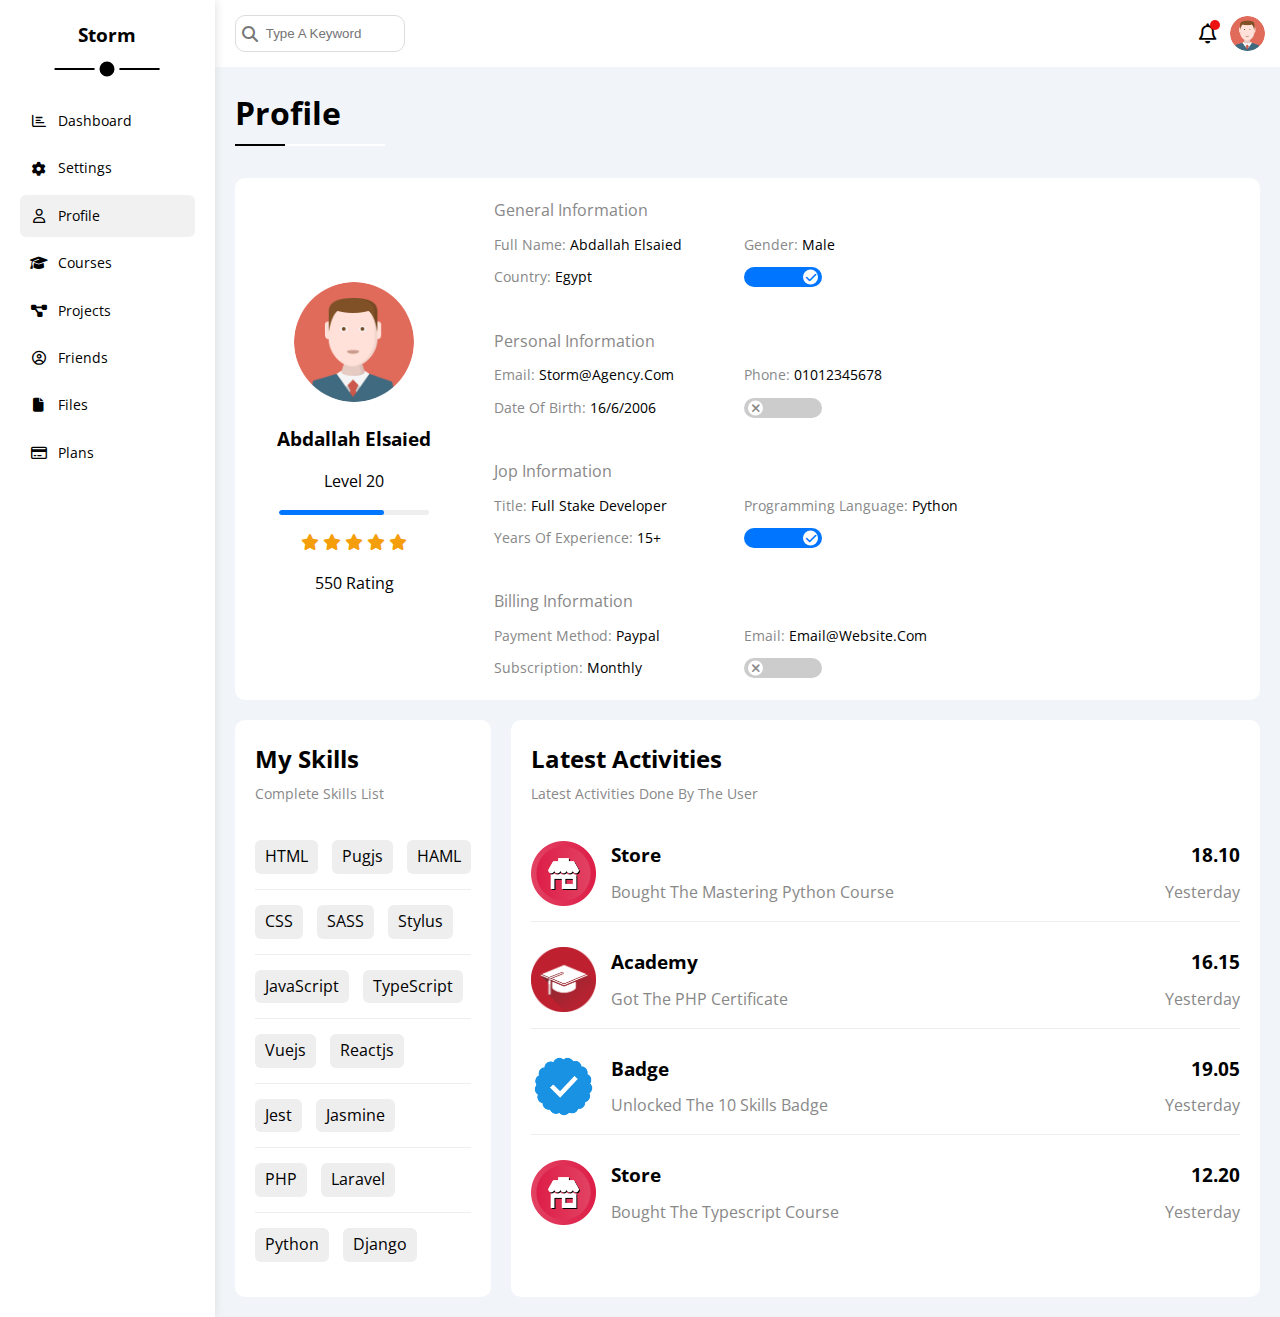
<file: profile.html>
<!DOCTYPE html>
<html lang="en">
<head>
    <meta name="author" content="Abdallah Elsaied">
    <meta charset="UTF-8">
    <meta http-equiv="X-UA-Compatible" content="IE=edge">
    <meta name="viewport" content="width=device-width, initial-scale=1.0">
    <title>Storm Dashboard | Tamplate Four</title>
    <!-- Normalize File -->
    <!-- <link rel="stylesheet" href="normalize.css"> -->
    <!-- Work Sans Font ( Google Fonts ) -->
    <!-- Font Awsome Library -->
    <link rel="stylesheet" href="css/all.min.css">
    <link rel="preconnect" href="https://fonts.googleapis.com">
    <link rel="preconnect" href="https://fonts.gstatic.com" crossorigin>
    <link href="https://fonts.googleapis.com/css2?family=Open+Sans:ital,wght@0,300;0,400;0,500;0,600;0,700;0,800;1,300;1,400;1,500;1,600;1,700;1,800&display=swap" rel="stylesheet">
    <!-- Framework File -->
    <link rel="stylesheet" href="css/framework.css">
    <!-- Main CSS File -->
    <link rel="stylesheet" href="css/master.css">
</head>
<body>
    <div class="page d-flex">
        <!-- start sidebar -->
        <div class="sidebar bg-white p-20 p-relative">
            <a class="c-black txt-c p-relative" href="index.html">
                <h3>storm</h3>
            </a>
            <ul>
                <li class="rad-6 p-10 mb-5">
                    <a class="c-black d-flex align-c fs-14" href="index.html">
                        <i class="fa-regular fa-chart-bar fa-fw"></i>
                        <span class="ml-10">dashboard</span>
                    </a>
                </li>
                <li class="rad-6 p-10 mb-5">
                    <a class="c-black d-flex align-c fs-14" href="settings.html">
                        <i class="fa-solid fa-gear fa-fw"></i>
                        <span class="ml-10">settings</span>
                    </a>
                </li>
                <li class="active rad-6 p-10 mb-5">
                    <a class="c-black d-flex align-c fs-14" href="profile.html">
                        <i class="fa-regular fa-user fa-fw"></i>
                        <span class="ml-10">profile</span>
                    </a>
                </li>
                <li class="rad-6 p-10 mb-5">
                    <a class="c-black d-flex align-c fs-14" href="courses.html">
                        <i class="fa-solid fa-graduation-cap fa-fw"></i>
                        <span class="ml-10">courses</span>
                    </a>
                </li>
                <li class="rad-6 p-10 mb-5">
                    <a class="c-black d-flex align-c fs-14" href="projects.html">
                        <i class="fa-solid fa-diagram-project fa-fw"></i>
                        <span class="ml-10">projects</span>
                    </a>
                </li>
                <li class="rad-6 p-10 mb-5">
                    <a class="c-black d-flex align-c fs-14" href="friends.html">
                        <i class="fa-regular fa-circle-user fa-fw"></i>
                        <span class="ml-10">friends</span>
                    </a>
                </li>
                <li class="rad-6 p-10 mb-5">
                    <a class="c-black d-flex align-c fs-14" href="files.html">
                        <i class="fa-solid fa-file fa-fw"></i>
                        <span class="ml-10">files</span>
                    </a>
                </li>
                <li class="rad-6 p-10 mb-5">
                    <a class="c-black d-flex align-c fs-14" href="plans.html">
                        <i class="fa-regular fa-credit-card fa-fw"></i>
                        <span class="ml-10">plans</span>
                    </a>
                </li>
            </ul>
        </div>
        <!-- end sidebar -->
        <!-- start content -->
        <div class="page-content w-full over-h">
            <!-- start header -->
            <div class="header f-between align-c p-15 bg-white">
                <div class="search ml-5 p-relative">
                    <i class="fa-solid fa-magnifying-glass fa-fw"></i>
                    <input class="p-10 rad-10 br-1-e caret-color" type="search" placeholder="type a keyword">
                </div>
                <div class="user-box flex-c">
                    <div class="nav flex-c p-relative">
                        <i class="fa-regular fa-bell fa-fw fs-20"></i>
                    </div>
                    <img class="user-img ml-10 rad-50" src="images/avatar.png" alt="">
                </div>
            </div>
            <h1 class="p-relative">profile</h1>
            <!-- end header -->
            <!-- start content area -->
            <div class="cont-area profile">
                <div class="info-box bg-white rad-10 d-flex align-c mob-d-column">
                    <div class="avatar-box p-20 txt-c">
                        <img src="images/avatar.png" alt="">
                        <h3 class="mt-15 mb-15">Abdallah Elsaied</h4>
                        <p>level 20</p>
                        <div class="level-bar bg-eee rad-6 over-h mt-15 mb-15">
                            <span class="level-prog d-block bg-blue rad-6" style="width: 70%; height: 100%;"></sp>
                        </div>
                        <div class="rating-box">
                            <div class="stars">
                                <i class="fa-regular fa-star gold"></i>
                                <i class="fa-regular fa-star gold"></i>
                                <i class="fa-regular fa-star gold"></i>
                                <i class="fa-regular fa-star gold"></i>
                                <i class="fa-regular fa-star gold"></i>
                            </div>
                            <span class="rates d-block mt-15">550 rating</span>
                        </div>
                    </div>
                    <div class="info w-full">
                        <div class="general-info p-20 d-flex f-wrap">
                            <p class="title w-full c-gray txt-c-mobile">general information</p>
                            <p class="name pt-10 c-gray fs-14">full name: <span class="c-black">abdallah elsaied</span></p>
                            <p class="gender pt-10 c-gray fs-14">gender: <span class="c-black">male</span></p>
                            <p class="country pt-10 c-gray fs-14">country: <span class="c-black">egypt</span></p>
                            <label class="d-flex align-c pt-10 c-gray fs-14">
                                <input class="toggle-checkbox" type="checkbox" checked>
                                <div class="toggle-switch"></div>
                            </label>
                        </div>
                        <div class="personal-info p-20 d-flex f-wrap">
                            <p class="title w-full c-gray txt-c-mobile">personal information</p>
                            <p class="email pt-10 c-gray fs-14">email: <span class="c-black">storm@agency.com</span></p>
                            <p class="phone pt-10 c-gray fs-14">phone: <span class="c-black">01012345678</span></p>
                            <p class="date-of-birth pt-10 c-gray fs-14">date of birth: <span class="c-black">16/6/2006</span></p>
                            <label class="d-flex align-c pt-10 c-gray fs-14">
                                <input class="toggle-checkbox" type="checkbox">
                                <div class="toggle-switch"></div>
                            </label>
                        </div>
                        <div class="jop-info p-20 d-flex f-wrap">
                            <p class="title w-full c-gray txt-c-mobile">jop information</p>
                            <p class="jop-title pt-10 c-gray fs-14">title: <span class="c-black">full stake developer</span></p>
                            <p class="program-lang pt-10 c-gray fs-14">programming language: <span class="c-black">python</span></p>
                            <p class="experience pt-10 c-gray fs-14">years of experience: <span class="c-black">15+</span></p>
                            <label class="d-flex align-c pt-10 c-gray fs-14">
                                <input class="toggle-checkbox" type="checkbox" checked>
                                <div class="toggle-switch"></div>
                            </label>
                        </div>
                        <div class="billing-info p-20 d-flex f-wrap">
                            <p class="title w-full c-gray txt-c-mobile">billing information</p>
                            <p class="pay-method pt-10 c-gray fs-14">payment method: <span class="c-black">paypal</span></p>
                            <p class="web-mail pt-10 c-gray fs-14">email: <span class="c-black">email@website.com</span></p>
                            <p class="subscription pt-10 c-gray fs-14">subscription: <span class="c-black">monthly</span></p>
                            <label class="d-flex align-c pt-10 c-gray fs-14">
                                <input class="toggle-checkbox" type="checkbox">
                                <div class="toggle-switch"></div>
                            </label>
                        </div>
                    </div>
                </div>
                <div class="holder mt-20 f-between gap-20 mob-d-column">
                    <div class="my-skills bg-white rad-10 p-20">
                        <h2>my skills</h2>
                        <p class="fs-14 mt-5 mb-20 c-gray">complete skills list</p>
                        <ul class="txt-c-mobile">
                            <li class="pb-15 pt-15">
                                <span class="btn-shape bg-eee d-in-block mr-10">HTML</span>
                                <span class="btn-shape bg-eee d-in-block mr-10">Pugjs</span>
                                <span class="btn-shape bg-eee d-in-block">HAML</span>
                            </li>
                            <li class="pb-15 pt-15">
                                <span class="btn-shape bg-eee d-in-block mr-10">CSS</span>
                                <span class="btn-shape bg-eee d-in-block mr-10">SASS</span>
                                <span class="btn-shape bg-eee d-in-block">Stylus</span>
                            </li>
                            <li class="pb-15 pt-15">
                                <span class="btn-shape bg-eee d-in-block mr-10">JavaScript</span>
                                <span class="btn-shape bg-eee d-in-block">TypeScript</span>
                            </li>
                            <li class="pb-15 pt-15">
                                <span class="btn-shape bg-eee d-in-block mr-10">Vuejs</span>
                                <span class="btn-shape bg-eee d-in-block">Reactjs</span>
                            </li>
                            <li class="pb-15 pt-15">
                                <span class="btn-shape bg-eee d-in-block mr-10">Jest</span>
                                <span class="btn-shape bg-eee d-in-block">Jasmine</span>
                            </li>
                            <li class="pb-15 pt-15">
                                <span class="btn-shape bg-eee d-in-block mr-10">PHP</span>
                                <span class="btn-shape bg-eee d-in-block">Laravel</span>
                            </li>
                            <li class="pb-15 pt-15">
                                <span class="btn-shape bg-eee d-in-block mr-10">Python</span>
                                <span class="btn-shape bg-eee d-in-block">Django</span>
                            </li>
                        </ul>
                    </div>
                    <div class="activities bg-white rad-10 p-20 flex-1">
                        <h2>latest activities</h2>
                        <p class="fs-14 mt-5 mb-20 c-gray">latest activities done by the user</p>
                        <ul>
                            <li class="f-between align-c mob-d-column txt-c-mobil pb-15 pt-15 mt-10 mb-10">
                                <img src="images/activity-01.png" alt="">
                                <div class="text-box flex-1 ml-15">
                                    <h3 class="mb-10 txt-c-mobile">store</h3>
                                    <p class="c-gray">bought the mastering python course</p>
                                </div>
                                <div class="time-box ml-15">
                                    <h3 class="mb-10 txt-c-mobile">18.10</h3>
                                    <p class="c-gray">yesterday</p>
                                </div>
                            </li>
                            <li class="f-between align-c mob-d-column txt-c-mobil pb-15 pt-15 mt-10 mb-10">
                                <img src="images/activity-02.png" alt="">
                                <div class="text-box flex-1 ml-15">
                                    <h3 class="mb-10 txt-c-mobile">academy</h3>
                                    <p class="c-gray">got the PHP certificate</p>
                                </div>
                                <div class="time-box ml-15">
                                    <h3 class="mb-10 txt-c-mobile">16.15</h3>
                                    <p class="c-gray">yesterday</p>
                                </div>
                            </li>
                            <li class="f-between align-c mob-d-column txt-c-mobil pb-15 pt-15 mt-10 mb-10">
                                <img src="images/activity-03.png" alt="">
                                <div class="text-box flex-1 ml-15">
                                    <h3 class="mb-10 txt-c-mobile">badge</h3>
                                    <p class="c-gray">unlocked the 10 skills badge</p>
                                </div>
                                <div class="time-box ml-15">
                                    <h3 class="mb-10 txt-c-mobile">19.05</h3>
                                    <p class="c-gray">yesterday</p>
                                </div>
                            </li>
                            <li class="f-between align-c mob-d-column txt-c-mobil pb-15 pt-15 mt-10 mb-10">
                                <img src="images/activity-01.png" alt="">
                                <div class="text-box flex-1 ml-15">
                                    <h3 class="mb-10 txt-c-mobile">store</h3>
                                    <p class="c-gray">bought the typescript course</p>
                                </div>
                                <div class="time-box ml-15">
                                    <h3 class="mb-10 txt-c-mobile">12.20</h3>
                                    <p class="c-gray">yesterday</p>
                                </div>
                            </li>
                        </ul>
                        </div>
                </div>
        </div>
            <!-- end content area -->
    </div>
        <!-- end content -->
    </div>
</body>
</html>
</file>
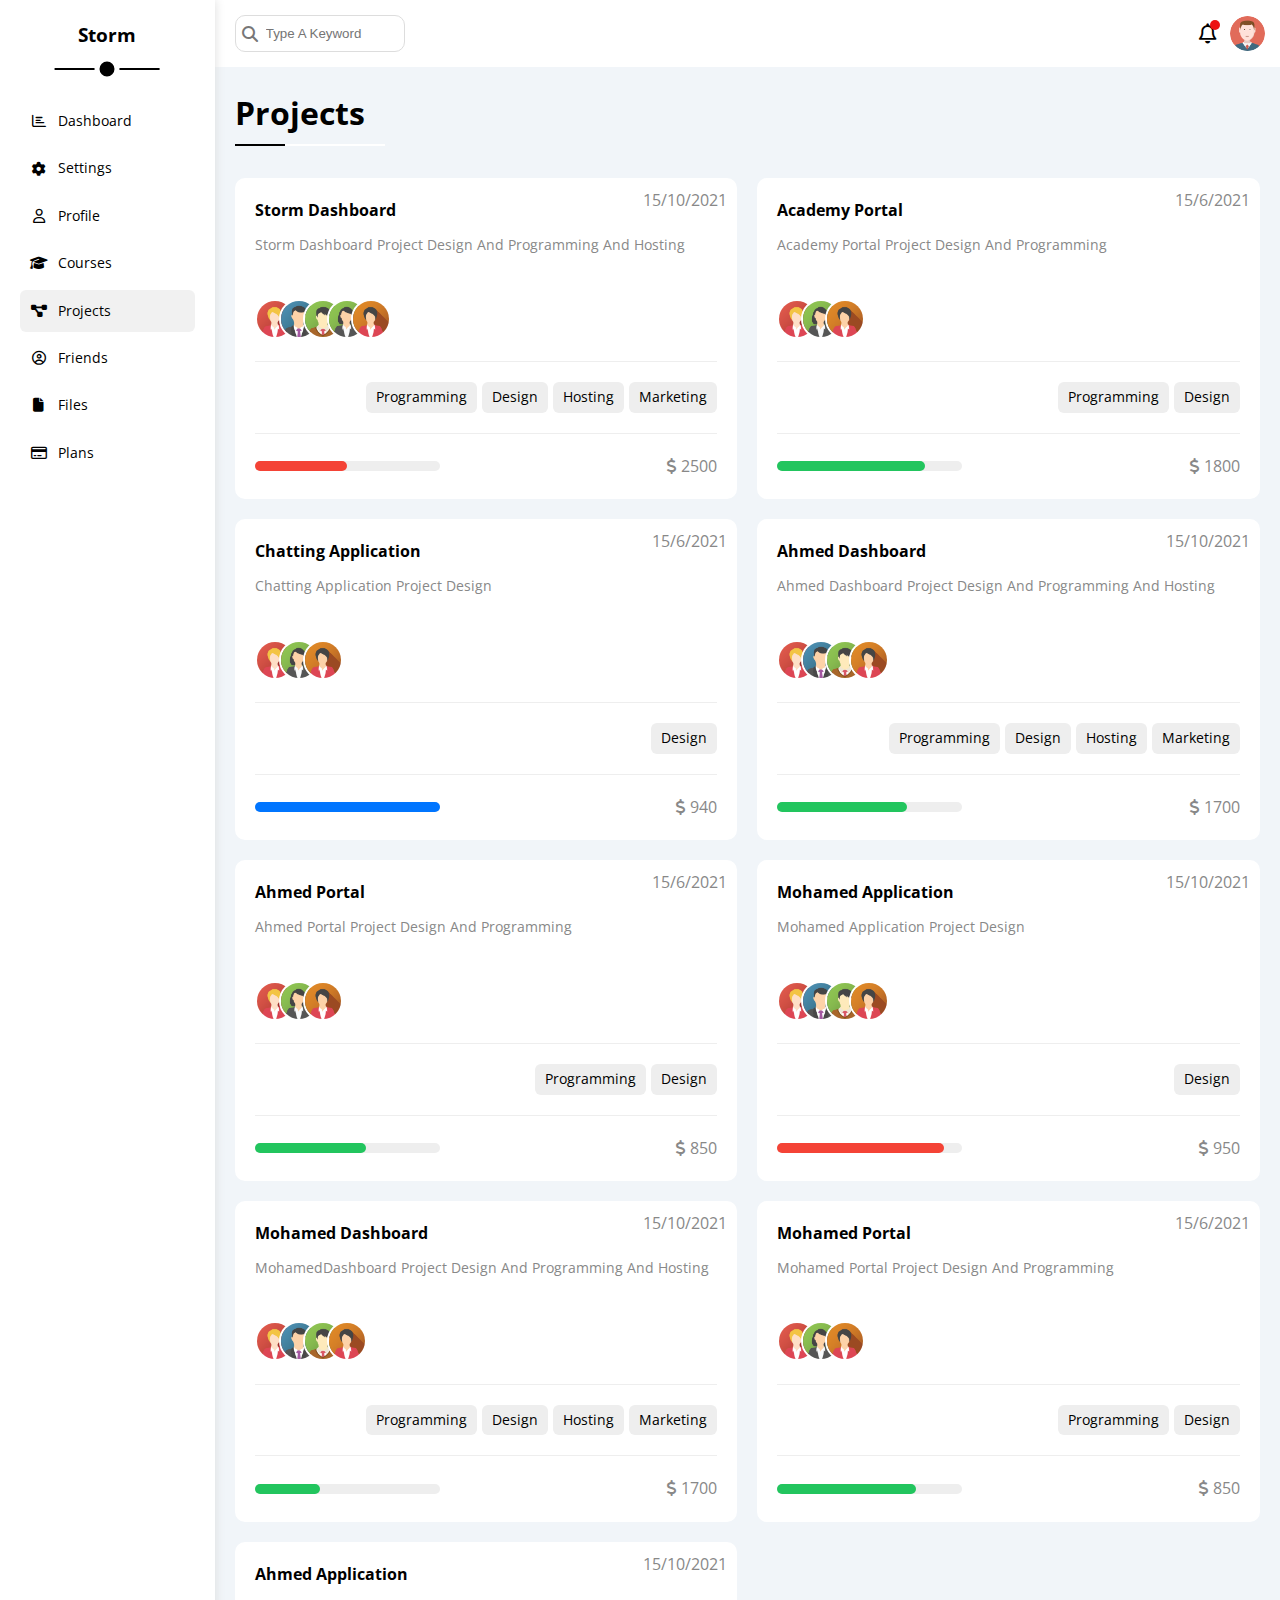
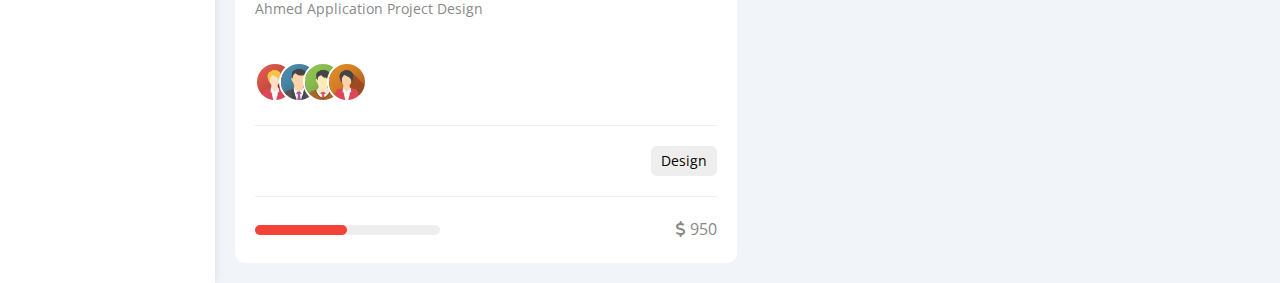
<file: projects.html>
<!DOCTYPE html>
<html lang="en">
<head>
    <meta name="author" content="Abdallah Elsaied">
    <meta charset="UTF-8">
    <meta http-equiv="X-UA-Compatible" content="IE=edge">
    <meta name="viewport" content="width=device-width, initial-scale=1.0">
    <title>Storm Dashboard | Tamplate Four</title>
    <!-- Normalize File -->
    <!-- <link rel="stylesheet" href="normalize.css"> -->
    <!-- Work Sans Font ( Google Fonts ) -->
    <!-- Font Awsome Library -->
    <link rel="stylesheet" href="css/all.min.css">
    <link rel="preconnect" href="https://fonts.googleapis.com">
    <link rel="preconnect" href="https://fonts.gstatic.com" crossorigin>
    <link href="https://fonts.googleapis.com/css2?family=Open+Sans:ital,wght@0,300;0,400;0,500;0,600;0,700;0,800;1,300;1,400;1,500;1,600;1,700;1,800&display=swap" rel="stylesheet">
    <!-- Framework File -->
    <link rel="stylesheet" href="css/framework.css">
    <!-- Main CSS File -->
    <link rel="stylesheet" href="css/master.css">
</head>
<body>
    <div class="page d-flex">
        <!-- start sidebar -->
        <div class="sidebar bg-white p-20 p-relative">
            <a class="c-black txt-c p-relative" href="index.html">
                <h3>storm</h3>
            </a>
            <ul>
                <li class="rad-6 p-10 mb-5">
                    <a class="c-black d-flex align-c fs-14" href="index.html">
                        <i class="fa-regular fa-chart-bar fa-fw"></i>
                        <span class="ml-10">dashboard</span>
                    </a>
                </li>
                <li class="rad-6 p-10 mb-5">
                    <a class="c-black d-flex align-c fs-14" href="settings.html">
                        <i class="fa-solid fa-gear fa-fw"></i>
                        <span class="ml-10">settings</span>
                    </a>
                </li>
                <li class="rad-6 p-10 mb-5">
                    <a class="c-black d-flex align-c fs-14" href="profile.html">
                        <i class="fa-regular fa-user fa-fw"></i>
                        <span class="ml-10">profile</span>
                    </a>
                </li>
                <li class="rad-6 p-10 mb-5">
                    <a class="c-black d-flex align-c fs-14" href="courses.html">
                        <i class="fa-solid fa-graduation-cap fa-fw"></i>
                        <span class="ml-10">courses</span>
                    </a>
                </li>
                <li class="active rad-6 p-10 mb-5">
                    <a class="c-black d-flex align-c fs-14" href="projects.html">
                        <i class="fa-solid fa-diagram-project fa-fw"></i>
                        <span class="ml-10">projects</span>
                    </a>
                </li>
                <li class="rad-6 p-10 mb-5">
                    <a class="c-black d-flex align-c fs-14" href="friends.html">
                        <i class="fa-regular fa-circle-user fa-fw"></i>
                        <span class="ml-10">friends</span>
                    </a>
                </li>
                <li class="rad-6 p-10 mb-5">
                    <a class="c-black d-flex align-c fs-14" href="files.html">
                        <i class="fa-solid fa-file fa-fw"></i>
                        <span class="ml-10">files</span>
                    </a>
                </li>
                <li class="rad-6 p-10 mb-5">
                    <a class="c-black d-flex align-c fs-14" href="plans.html">
                        <i class="fa-regular fa-credit-card fa-fw"></i>
                        <span class="ml-10">plans</span>
                    </a>
                </li>
            </ul>
        </div>
        <!-- end sidebar -->
        <!-- start content -->
        <div class="page-content w-full over-h">
            <!-- start header -->
            <div class="header f-between align-c p-15 bg-white">
                <div class="search ml-5 p-relative">
                    <i class="fa-solid fa-magnifying-glass fa-fw"></i>
                    <input class="p-10 rad-10 br-1-e caret-color" type="search" placeholder="type a keyword">
                </div>
                <div class="user-box flex-c">
                    <div class="nav flex-c p-relative">
                        <i class="fa-regular fa-bell fa-fw fs-20"></i>
                    </div>
                    <img class="user-img ml-10 rad-50" src="images/avatar.png" alt="">
                </div>
            </div>
            <h1 class="p-relative">projects</h1>
            <!-- end header -->
            <!-- start content area -->
            <div class="cont-area projects-page d-grid gap-20">
                <div class="project-box bg-white rad-10 p-20 p-relative">
                    <span class="date c-gray d-in-block">15/10/2021</span>
                    <h4>storm dashboard</h4>
                    <p class="c-gray fs-14 mt-10 mb-10">storm dashboard project design and programming and hosting</p>
                    <div class="team-holder p-relative">
                        <div class="team">
                            <a href="#"><img src="images/team-05.png" alt=""></a>
                            <a href="#"><img src="images/team-01.png" alt=""></a>
                            <a href="#"><img src="images/team-03.png" alt=""></a>
                            <a href="#"><img src="images/team-02.png" alt=""></a>
                            <a href="#"><img src="images/team-04.png" alt=""></a>
                        </div>
                    </div>
                    <div class="features pt-20 pb-20 mt-15 d-flex">
                        <p class="feat btn-shape bg-eee fs-14 ml-5">programming</p>
                        <p class="feat btn-shape bg-eee fs-14 ml-5">design</p>
                        <p class="feat btn-shape bg-eee fs-14 ml-5">hosting</p>
                        <p class="feat btn-shape bg-eee fs-14 ml-5">marketing</p>
                    </div>
                    <div class="info pt-20 c-gray f-between align-c">
                        <div class="prog bg-eee rad-6">
                            <span class="bg-red rad-6 d-block" style="width: 50%; height: 100%;"></span>
                        </div>
                        <div class="price">
                            <i class="fa-solid fa-dollar-sign"></i>
                            <span class="d-in-block">2500</span>
                        </div>
                    </div>
                </div>
                <div class="project-box bg-white rad-10 p-20 p-relative">
                    <span class="date c-gray d-in-block">15/6/2021</span>
                    <h4>Academy Portal</h4>
                    <p class="c-gray fs-14 mt-10 mb-10">Academy Portal Project Design And Programming</p>
                    <div class="team-holder p-relative">
                        <div class="team">
                            <a href="#"><img src="images/team-05.png" alt=""></a>
                            <a href="#"><img src="images/team-02.png" alt=""></a>
                            <a href="#"><img src="images/team-04.png" alt=""></a>
                        </div>
                    </div>
                    <div class="features pt-20 pb-20 mt-15 d-flex">
                        <p class="feat btn-shape bg-eee fs-14 ml-5">programming</p>
                        <p class="feat btn-shape bg-eee fs-14 ml-5">design</p>
                    </div>
                    <div class="info pt-20 c-gray f-between align-c">
                        <div class="prog bg-eee rad-6">
                            <span class="bg-green rad-6 d-block" style="width: 80%; height: 100%;"></span>
                        </div>
                        <div class="price">
                            <i class="fa-solid fa-dollar-sign"></i>
                            <span class="d-in-block">1800</span>
                        </div>
                    </div>
                </div>
                <div class="project-box bg-white rad-10 p-20 p-relative">
                    <span class="date c-gray d-in-block">15/6/2021</span>
                    <h4>Chatting Application</h4>
                    <p class="c-gray fs-14 mt-10 mb-10">Chatting Application Project Design</p>
                    <div class="team-holder p-relative">
                        <div class="team">
                            <a href="#"><img src="images/team-05.png" alt=""></a>
                            <a href="#"><img src="images/team-02.png" alt=""></a>
                            <a href="#"><img src="images/team-04.png" alt=""></a>
                        </div>
                    </div>
                    <div class="features pt-20 pb-20 mt-15 d-flex">
                        <p class="feat btn-shape bg-eee fs-14 ml-5">design</p>
                    </div>
                    <div class="info pt-20 c-gray f-between align-c">
                        <div class="prog bg-eee rad-6">
                            <span class="bg-blue rad-6 d-block" style="width: 100%; height: 100%;"></span>
                        </div>
                        <div class="price">
                            <i class="fa-solid fa-dollar-sign"></i>
                            <span class="d-in-block">940</span>
                        </div>
                    </div>
                </div>
                <div class="project-box bg-white rad-10 p-20 p-relative">
                    <span class="date c-gray d-in-block">15/10/2021</span>
                    <h4>Ahmed Dashboard</h4>
                    <p class="c-gray fs-14 mt-10 mb-10">Ahmed Dashboard Project Design And Programming And Hosting</p>
                    <div class="team-holder p-relative">
                        <div class="team">
                            <a href="#"><img src="images/team-05.png" alt=""></a>
                            <a href="#"><img src="images/team-01.png" alt=""></a>
                            <a href="#"><img src="images/team-03.png" alt=""></a>
                            <a href="#"><img src="images/team-04.png" alt=""></a>
                        </div>
                    </div>
                    <div class="features pt-20 pb-20 mt-15 d-flex">
                        <p class="feat btn-shape bg-eee fs-14 ml-5">programming</p>
                        <p class="feat btn-shape bg-eee fs-14 ml-5">design</p>
                        <p class="feat btn-shape bg-eee fs-14 ml-5">hosting</p>
                        <p class="feat btn-shape bg-eee fs-14 ml-5">marketing</p>
                    </div>
                    <div class="info pt-20 c-gray f-between align-c">
                        <div class="prog bg-eee rad-6">
                            <span class="bg-green rad-6 d-block" style="width: 70%; height: 100%;"></span>
                        </div>
                        <div class="price">
                            <i class="fa-solid fa-dollar-sign"></i>
                            <span class="d-in-block">1700</span>
                        </div>
                    </div>
                </div>
                <div class="project-box bg-white rad-10 p-20 p-relative">
                    <span class="date c-gray d-in-block">15/6/2021</span>
                    <h4>ahmed Portal</h4>
                    <p class="c-gray fs-14 mt-10 mb-10">Ahmed Portal Project Design And Programming</p>
                    <div class="team-holder p-relative">
                        <div class="team">
                            <a href="#"><img src="images/team-05.png" alt=""></a>
                            <a href="#"><img src="images/team-02.png" alt=""></a>
                            <a href="#"><img src="images/team-04.png" alt=""></a>
                        </div>
                    </div>
                    <div class="features pt-20 pb-20 mt-15 d-flex">
                        <p class="feat btn-shape bg-eee fs-14 ml-5">programming</p>
                        <p class="feat btn-shape bg-eee fs-14 ml-5">design</p>
                    </div>
                    <div class="info pt-20 c-gray f-between align-c">
                        <div class="prog bg-eee rad-6">
                            <span class="bg-green rad-6 d-block" style="width: 60%; height: 100%;"></span>
                        </div>
                        <div class="price">
                            <i class="fa-solid fa-dollar-sign"></i>
                            <span class="d-in-block">850</span>
                        </div>
                    </div>
                </div>
                <div class="project-box bg-white rad-10 p-20 p-relative">
                    <span class="date c-gray d-in-block">15/10/2021</span>
                    <h4>mohamed application</h4>
                    <p class="c-gray fs-14 mt-10 mb-10">Mohamed Application Project Design</p>
                    <div class="team-holder p-relative">
                        <div class="team">
                            <a href="#"><img src="images/team-05.png" alt=""></a>
                            <a href="#"><img src="images/team-01.png" alt=""></a>
                            <a href="#"><img src="images/team-03.png" alt=""></a>
                            <a href="#"><img src="images/team-04.png" alt=""></a>
                        </div>
                    </div>
                    <div class="features pt-20 pb-20 mt-15 d-flex">
                        <p class="feat btn-shape bg-eee fs-14 ml-5">design</p>
                    </div>
                    <div class="info pt-20 c-gray f-between align-c">
                        <div class="prog bg-eee rad-6">
                            <span class="bg-red rad-6 d-block" style="width: 90%; height: 100%;"></span>
                        </div>
                        <div class="price">
                            <i class="fa-solid fa-dollar-sign"></i>
                            <span class="d-in-block">950</span>
                        </div>
                    </div>
                </div>
                <div class="project-box bg-white rad-10 p-20 p-relative">
                    <span class="date c-gray d-in-block">15/10/2021</span>
                    <h4>Mohamed Dashboard</h4>
                    <p class="c-gray fs-14 mt-10 mb-10">MohamedDashboard Project Design And Programming And Hosting</p>
                    <div class="team-holder p-relative">
                        <div class="team">
                            <a href="#"><img src="images/team-05.png" alt=""></a>
                            <a href="#"><img src="images/team-01.png" alt=""></a>
                            <a href="#"><img src="images/team-03.png" alt=""></a>
                            <a href="#"><img src="images/team-04.png" alt=""></a>
                        </div>
                    </div>
                    <div class="features pt-20 pb-20 mt-15 d-flex">
                        <p class="feat btn-shape bg-eee fs-14 ml-5">programming</p>
                        <p class="feat btn-shape bg-eee fs-14 ml-5">design</p>
                        <p class="feat btn-shape bg-eee fs-14 ml-5">hosting</p>
                        <p class="feat btn-shape bg-eee fs-14 ml-5">marketing</p>
                    </div>
                    <div class="info pt-20 c-gray f-between align-c">
                        <div class="prog bg-eee rad-6">
                            <span class="bg-green rad-6 d-block" style="width: 35%; height: 100%;"></span>
                        </div>
                        <div class="price">
                            <i class="fa-solid fa-dollar-sign"></i>
                            <span class="d-in-block">1700</span>
                        </div>
                    </div>
                </div>
                <div class="project-box bg-white rad-10 p-20 p-relative">
                    <span class="date c-gray d-in-block">15/6/2021</span>
                    <h4>Mohamed Portal</h4>
                    <p class="c-gray fs-14 mt-10 mb-10">Mohamed Portal Project Design And Programming</p>
                    <div class="team-holder p-relative">
                        <div class="team">
                            <a href="#"><img src="images/team-05.png" alt=""></a>
                            <a href="#"><img src="images/team-02.png" alt=""></a>
                            <a href="#"><img src="images/team-04.png" alt=""></a>
                        </div>
                    </div>
                    <div class="features pt-20 pb-20 mt-15 d-flex">
                        <p class="feat btn-shape bg-eee fs-14 ml-5">programming</p>
                        <p class="feat btn-shape bg-eee fs-14 ml-5">design</p>
                    </div>
                    <div class="info pt-20 c-gray f-between align-c">
                        <div class="prog bg-eee rad-6">
                            <span class="bg-green rad-6 d-block" style="width: 75%; height: 100%;"></span>
                        </div>
                        <div class="price">
                            <i class="fa-solid fa-dollar-sign"></i>
                            <span class="d-in-block">850</span>
                        </div>
                    </div>
                </div>
                <div class="project-box bg-white rad-10 p-20 p-relative">
                    <span class="date c-gray d-in-block">15/10/2021</span>
                    <h4>Ahmed application</h4>
                    <p class="c-gray fs-14 mt-10 mb-10">Ahmed Application Project Design</p>
                    <div class="team-holder p-relative">
                        <div class="team">
                            <a href="#"><img src="images/team-05.png" alt=""></a>
                            <a href="#"><img src="images/team-01.png" alt=""></a>
                            <a href="#"><img src="images/team-03.png" alt=""></a>
                            <a href="#"><img src="images/team-04.png" alt=""></a>
                        </div>
                    </div>
                    <div class="features pt-20 pb-20 mt-15 d-flex">
                        <p class="feat btn-shape bg-eee fs-14 ml-5">design</p>
                    </div>
                    <div class="info pt-20 c-gray f-between align-c">
                        <div class="prog bg-eee rad-6">
                            <span class="bg-red rad-6 d-block" style="width: 50%; height: 100%;"></span>
                        </div>
                        <div class="price">
                            <i class="fa-solid fa-dollar-sign"></i>
                            <span class="d-in-block">950</span>
                        </div>
                    </div>
                </div>
            </div>
            <!-- end content area -->
        </div>
        <!-- end content -->
    </div>
</body>
</html>
</file>
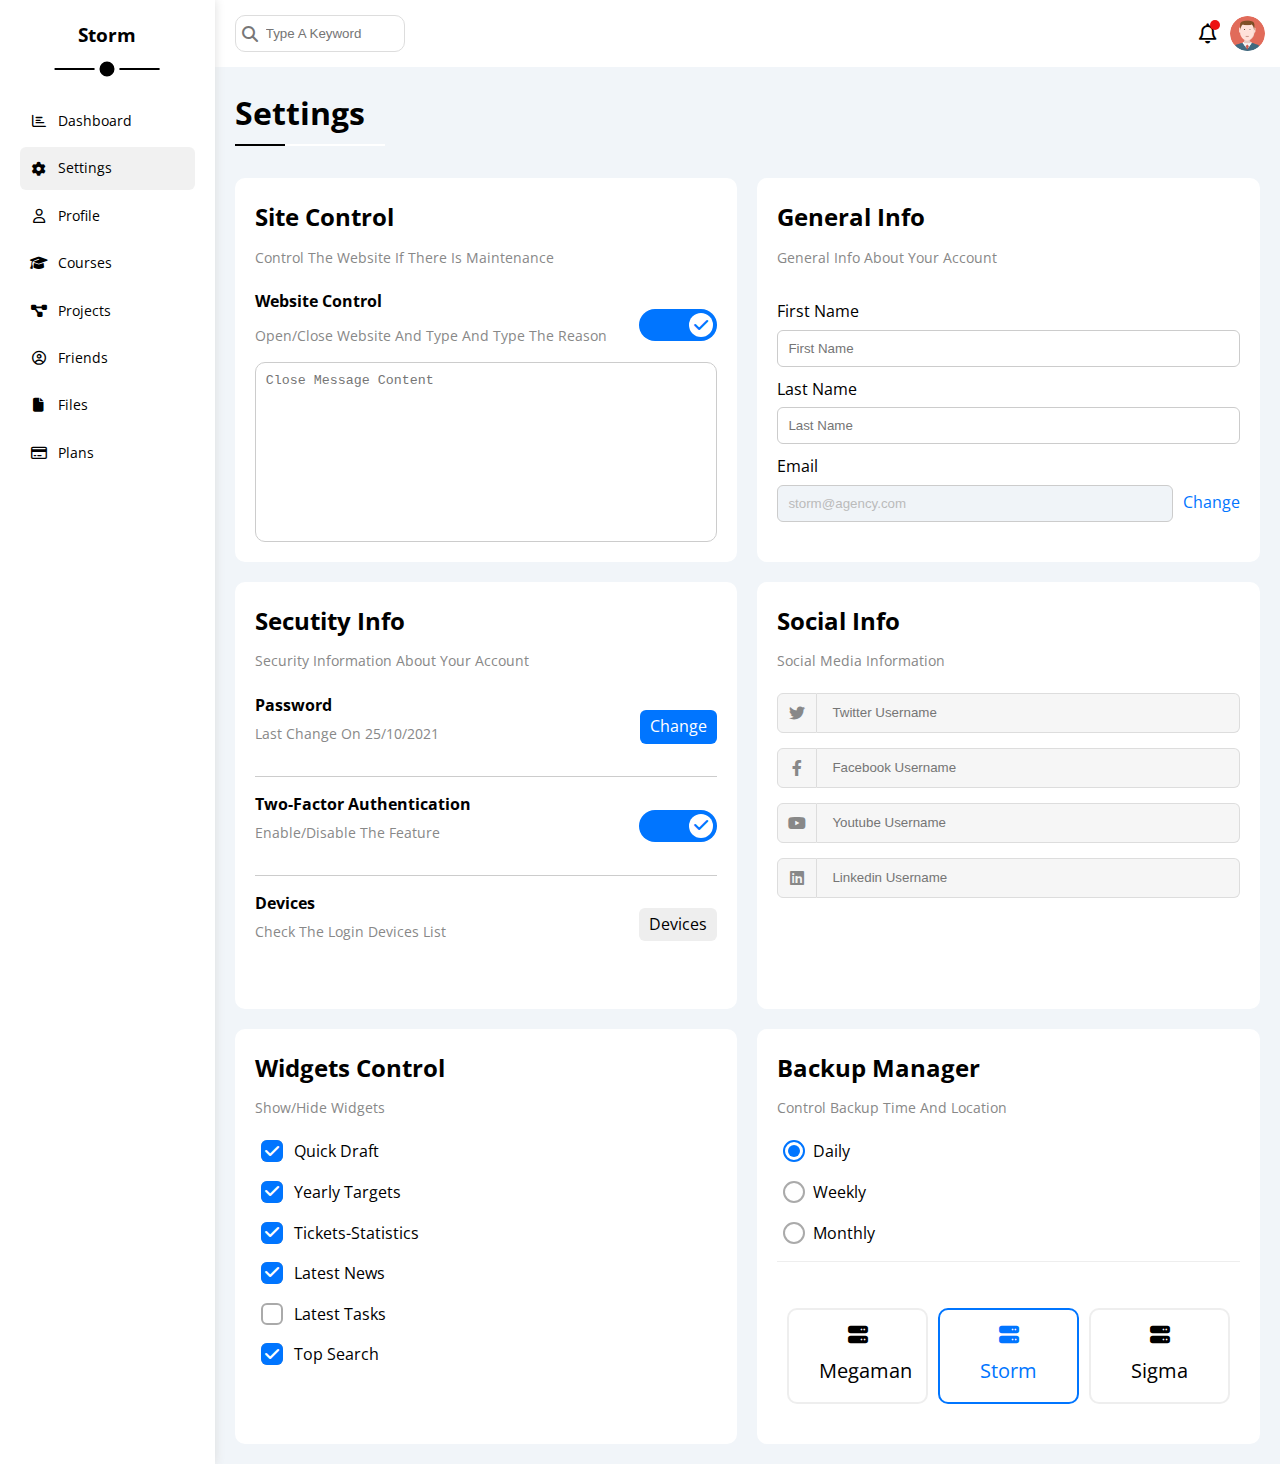
<file: settings.html>
<!DOCTYPE html>
<html lang="en">
<head>
    <meta name="author" content="Abdallah Elsaied">
    <meta charset="UTF-8">
    <meta http-equiv="X-UA-Compatible" content="IE=edge">
    <meta name="viewport" content="width=device-width, initial-scale=1.0">
    <title>Storm Dashboard | Tamplate Four</title>
    <!-- Normalize File -->
    <!-- <link rel="stylesheet" href="normalize.css"> -->
    <!-- Font Awsome Library -->
    <link rel="stylesheet" href="css/all.min.css">
    <!-- Work Sans Font ( Google Fonts ) -->
    <link rel="preconnect" href="https://fonts.googleapis.com">
    <link rel="preconnect" href="https://fonts.gstatic.com" crossorigin>
    <link href="https://fonts.googleapis.com/css2?family=Open+Sans:ital,wght@0,300;0,400;0,500;0,600;0,700;0,800;1,300;1,400;1,500;1,600;1,700;1,800&display=swap" rel="stylesheet">
    <!-- Framework File -->
    <link rel="stylesheet" href="css/framework.css">
    <!-- Main CSS File -->
    <link rel="stylesheet" href="css/master.css">
</head>
<body>
    <div class="page d-flex">
        <!-- start sidebar -->
        <div class="sidebar bg-white p-20 p-relative">
            <a class="c-black txt-c p-relative" href="index.html">
                <h3>storm</h3>
            </a>
            <ul>
                <li class="rad-6 p-10 mb-5">
                    <a class="c-black d-flex align-c fs-14" href="index.html">
                        <i class="fa-regular fa-chart-bar fa-fw"></i>
                        <span class="ml-10">dashboard</span>
                    </a>
                </li>
                <li class="active rad-6 p-10 mb-5">
                    <a class="c-black d-flex align-c fs-14" href="settings.html">
                        <i class="fa-solid fa-gear fa-fw"></i>
                        <span class="ml-10">settings</span>
                    </a>
                </li>
                <li class="rad-6 p-10 mb-5">
                    <a class="c-black d-flex align-c fs-14" href="profile.html">
                        <i class="fa-regular fa-user fa-fw"></i>
                        <span class="ml-10">profile</span>
                    </a>
                </li>
                <li class="rad-6 p-10 mb-5">
                    <a class="c-black d-flex align-c fs-14" href="courses.html">
                        <i class="fa-solid fa-graduation-cap fa-fw"></i>
                        <span class="ml-10">courses</span>
                    </a>
                </li>
                <li class="rad-6 p-10 mb-5">
                    <a class="c-black d-flex align-c fs-14" href="projects.html">
                        <i class="fa-solid fa-diagram-project fa-fw"></i>
                        <span class="ml-10">projects</span>
                    </a>
                </li>
                <li class="rad-6 p-10 mb-5">
                    <a class="c-black d-flex align-c fs-14" href="friends.html">
                        <i class="fa-regular fa-circle-user fa-fw"></i>
                        <span class="ml-10">friends</span>
                    </a>
                </li>
                <li class="rad-6 p-10 mb-5">
                    <a class="c-black d-flex align-c fs-14" href="files.html">
                        <i class="fa-solid fa-file fa-fw"></i>
                        <span class="ml-10">files</span>
                    </a>
                </li>
                <li class="rad-6 p-10 mb-5">
                    <a class="c-black d-flex align-c fs-14" href="plans.html">
                        <i class="fa-regular fa-credit-card fa-fw"></i>
                        <span class="ml-10">plans</span>
                    </a>
                </li>
            </ul>
        </div>
        <!-- end sidebar -->
        <!-- start content -->
        <div class="page-content w-full over-h">
            <!-- start header -->
            <div class="header f-between align-c p-15 bg-white">
                <div class="search ml-5 p-relative">
                    <i class="fa-solid fa-magnifying-glass fa-fw"></i>
                    <input class="p-10 rad-10 br-1-e caret-color" type="search" placeholder="type a keyword">
                </div>
                <div class="user-box flex-c">
                    <div class="nav flex-c p-relative">
                        <i class="fa-regular fa-bell fa-fw fs-20"></i>
                    </div>
                    <img class="user-img ml-10 rad-50" src="images/avatar.png" alt="">
                </div>
            </div>
            <h1 class="p-relative">settings</h1>
            <!-- end header -->
            <!-- start content area -->
            <div class="cont-area d-grid gap-20">
                <!-- start site control -->
                <div class="site-control p-20 bg-white rad-10">
                    <h2 class="">site control</h2>
                    <p class="fs-14 c-gray mt-10 mb-20">control the website if there is maintenance</p>
                    <div class="web-control f-between align-c">
                        <div class="text">
                            <h4>website control</h4>
                            <p class="fs-14 c-gray mt-10 mb-15">open/close website and type and type the reason</p>
                        </div>
                        <label class="d-flex align-c">
                            <input class="toggle-checkbox" type="checkbox" checked>
                            <div class="toggle-switch"></div>
                        </label>
                    </div>
                    <textarea class="close-message p-10 rad-10 d-block w-full" placeholder="close message content"></textarea>
                    </div>
                <!-- end site control -->
                <!-- start general info -->
                <div class="general-info p-20 bg-white rad-10">
                    <h2 class="">general info</h2>
                    <p class="fs-14 c-gray mt-10 mb-20">general info about your account</p>
                    <form class="d-flex f-wrap">
                        <label class="mt-10 mb-5" for="f-name">first name</label>
                        <input class="w-full p-10 rad-6" id="f-name" type="text" placeholder="first name">
                        <label class="mt-10 mb-5" for="l-name">last name</label>
                        <input class="w-full p-10 rad-6" id="l-name" type="text" placeholder="last name">
                        <label class="mt-10 mb-5" for="email">email</label>
                        <div class="mail-holder w-full d-flex align-c">
                            <input class="p-10 rad-6 flex-1 mr-10" id="email" type="email" value="storm@agency.com" disabled>
                            <a class="c-blue" href="#">change</a>
                        </div>
                    </form>
                </div>
                    <!-- end general info -->
                    <!-- start security info -->
                    <div class="security-info p-20 bg-white rad-10">
                        <h2 class="">secutity info</h2>
                        <p class="fs-14 c-gray mt-10 mb-20">security information about your account</p>
                        <div class="sec-box f-between align-c pb-15 mb-15">
                            <div>
                                <h4>password</h4>
                                <p class="fs-14 c-gray mt-5 mb-15">last change on 25/10/2021</p>
                            </div>
                            <div class="d-flex align-c">
                                <a href="#" class="change-button btn-shape bg-blue c-white">change</a>
                            </div>
                        </div>
                        <div class="sec-box f-between align-c pb-15 mb-15">
                            <div>
                                <h4>two-factor authentication</h4>
                                <p class="fs-14 c-gray mt-5 mb-15">enable/disable the feature</p>
                            </div>
                            <label class="d-flex align-c">
                                <input class="toggle-checkbox" type="checkbox" checked>
                                <div class="toggle-switch"></div>
                            </label>
                        </div>
                        <div class="sec-box f-between align-c pb-15 mb-15">
                            <div>
                                <h4>devices</h4>
                                <p class="fs-14 c-gray mt-5 mb-15">check the login devices list</p>
                            </div>
                            <div class="d-flex align-c">
                                <a href="#" class="change-button btn-shape bg-eee c-black">devices</a>
                            </div>
                        </div>
                    </div>
                        <!-- end security info -->
                        <!-- start social info -->
                        <div class="social-info p-20 bg-white rad-10">
                            <h2 class="">social info</h2>
                            <p class="fs-14 c-gray mt-10 mb-20">social media information</p>
                            <div class="box d-flex align-c mb-15">
                                <i class="fa-brands fa-twitter c-gray"></i>
                                <input class="flex-1 c-gray" placeholder="twitter username">
                            </div>
                            <div class="box d-flex align-c mb-15">
                                <i class="fa-brands fa-facebook-f c-gray"></i>
                                <input class="flex-1 c-gray" placeholder="facebook username">
                            </div>
                            <div class="box d-flex align-c mb-15">
                                <i class="fa-brands fa-youtube c-gray"></i>
                                <input class="flex-1 c-gray" placeholder="youtube username">
                            </div>
                            <div class="box d-flex align-c">
                                <i class="fa-brands fa-linkedin c-gray"></i>
                                <input class="flex-1 c-gray" placeholder="linkedin username">
                            </div>
                        </div>
                        <!-- end social info -->
                        <!-- start widgets info -->
                        <div class="widgets-control p-20 bg-white rad-10">
                            <h2 class="">widgets control</h2>
                            <p class="fs-14 c-gray mt-10 mb-20">show/hide widgets</p>
                            <ul>
                                <li class="mb-15">
                                    <input id="draft" type="checkbox" checked>
                                    <label for="draft">quick draft</label>
                                </li>
                                <li class="mb-15">
                                    <input id="targets" type="checkbox" checked>
                                    <label for="targets">yearly targets</label>
                                </li>
                                <li class="mb-15">
                                    <input id="tickets" type="checkbox" checked>
                                    <label for="tickets">tickets-statistics</label>
                                </li>
                                <li class="mb-15">
                                    <input id="latest-news" type="checkbox" checked>
                                    <label for="latest-news">latest news</label>
                                </li>
                                <li class="mb-15">
                                    <input id="tasks" type="checkbox">
                                    <label for="tasks">latest tasks</label>
                                </li>
                                <li class="mb-15">
                                    <input id="search" type="checkbox" checked>
                                    <label for="search">top search</label>
                                </li>
                            </ul>
                        </div>
                        <!-- end widgets info -->
                        <!-- start backup info -->
                        <div class="backup-manager p-20 bg-white rad-10">
                            <h2 class="">backup manager</h2>
                            <p class="fs-14 c-gray mt-10 mb-20">control backup time and location</p>
                            <ul>
                                <li class="mb-15">
                                    <input id="daily" type="radio" name="time" checked>
                                    <label for="daily">daily</label>
                                </li>
                                <li class="mb-15">
                                    <input id="weekly" type="radio" name="time">
                                    <label for="weekly">weekly</label>
                                </li>
                                <li class="mb-15">
                                    <input id="monthly" type="radio" name="time">
                                    <label for="monthly">monthly</label>
                                </li>
                            </ul>
                            <div class="servers f-between align-c">
                                <div class="serv">
                                    <input type="radio" name="server" id="megaman">
                                    <label for="megaman" class="flex-c f-wrap fs-20">
                                        <i class="fa-solid fa-server"></i>
                                        <p class="w-full txt-c mt-10">megaman</p>
                                    </label>
                                </div>
                                <div class="serv">
                                    <input type="radio" name="server" id="storm" checked>
                                    <label for="storm" class="flex-c f-wrap fs-20">
                                        <i class="fa-solid fa-server"></i>
                                        <p class="w-full txt-c mt-10">storm</p>
                                    </label>
                                </div>
                                <div class="serv">
                                    <input type="radio" name="server" id="sigma">
                                    <label for="sigma" class="flex-c f-wrap fs-20">
                                        <i class="fa-solid fa-server"></i>
                                        <p class="w-full txt-c mt-10">sigma</p>
                                    </label>
                                </div>
                            </div>
                            </div>
                        <!-- end backup info -->
        </div>
            <!-- end content area -->
    </div>
        <!-- end content -->
    </div>
</body>
</html>
</file>
<file: css/framework.css>
/* global rules */
:root {
    --blue-color: #0075ff;
    --blue-alt-color: #0d69d5;
    --orange-color: #f59e0b;
    --green-color: #22c55e;
    --red-color: #f44336;
    --grey-color: #888;
}
/* global rules */
/* -------------------------------------------------------- */
/* start display */
/* flex */
.d-flex {
    display: flex;
}
.f-wrap {
    flex-wrap: wrap;
}
.flex-c {
    display: flex;
    align-items: center;
    justify-content: center;
}
.f-between {
    display: flex;
    justify-content: space-between;
}
.align-c {
    align-items: center;
}
.flex-1 {
    flex: 1;
}
@media (max-width: 767px) {
    .mob-d-column {
        flex-direction: column;
    }
}
/* flex */
/* ////////////////////////////////// */
/* grid */
.d-grid {
    display: grid;
}
.gap-10 {
    gap: 10px;
}
.gap-20 {
    gap: 20px;
}
/* grid */
/* ////////////////////////////////// */
/* other */
.d-in-block {
    display: inline-block;
}
.d-block {
    display: block;
}
@media (max-width: 767px) {
    .block-mobile {
        display: block;
    }
}
.over-h {
    overflow: hidden;
}
/* other */
/* end display */
/* -------------------------------------------------------- */
/* width */
.mw-full {
    max-width: 100%;
}
.w-full {
    width: 100%;
}
.w-fit {
    width: fit-content;
}
.user-img {
    width: 35px;
    height: 35px;
}
/* width */
/* -------------------------------------------------------- */
/* padding */
.p-5 {
    padding: 5px;
}
.p-10 {
    padding: 10px;
}
.p-15 {
    padding: 15px;
}
.p-20 {
    padding: 20px;
}
/* ////////////////////////////////// */
.pt-10 {
    padding-top: 10px;
}
.pt-15 {
    padding-top: 15px;
}
.pt-20 {
    padding-top: 20px;
}
/* ////////////////////////////////// */
.pr-10 {
    padding-right: 10px;
}
.pr-15 {
    padding-right: 15px;
}
.pr-20 {
    padding-right: 20px;
}
/* ////////////////////////////////// */
.pb-10 {
    padding-bottom: 10px;
}
.pb-15 {
    padding-bottom: 15px;
}
.pb-20 {
    padding-bottom: 20px;
}
/* ////////////////////////////////// */
.pl-10 {
    padding-left: 10px;
}
.pl-15 {
    padding-left: 15px;
}
.pl-20 {
    padding-left: 20px;
}
/* padding */
/* -------------------------------------------------------- */
/* margin */
.m-auto {
    margin: auto;
}
.m-0 {
    margin: 0px;
}
.m-20 {
    margin: 20px;
}
/* ////////////////////////////////// */
.mt-0 {
    margin-top: 0;
}
.mt-5 {
    margin-top: 5px;
}
.mt-10 {
    margin-top: 10px;
}
.mt-15 {
    margin-top: 15px;
}
.mt-20 {
    margin-top: 20px;
}
/* ////////////////////////////////// */
.mr-0 {
    margin-right: 0;
}
.mr-5 {
    margin-right: 5px;
}
.mr-10 {
    margin-right: 10px;
}
/* ////////////////////////////////// */
.mb-5 {
    margin-bottom: 5px;
}
.mb-10 {
    margin-bottom: 10px;
}
.mb-15 {
    margin-bottom: 15px;
}
.mb-20 {
    margin-bottom: 20px;
}
/* ////////////////////////////////// */
.ml-5 {
    margin-left: 5px;
}
.ml-10 {
    margin-left: 10px;
}
.ml-15 {
    margin-left: 15px;
}
.ml-20 {
    margin-left: 20px;
}
/* margin */
/* -------------------------------------------------------- */
/* color */
.active {
    background-color: rgb(238, 238, 238, 80%);
}
.bg-white {
    background-color: white;
}
.bg-eee {
    background-color: #eee;
}
.bg-blue {
    background-color: var(--blue-color);
}
.bg-red {
    background-color: var(--red-color);
}
.bg-green {
    background-color: var(--green-color);
}
.bg-orange {
    background-color: var(--orange-color);
}
/* ////////////////////////////////// */
.c-white {
    color: white;
}
.c-black {
    color: black;
}
.c-gray {
    color: var(--grey-color);
}
.c-blue {
    color: var(--blue-color);
}
.c-red {
    color: var(--red-color);
}
.c-green {
    color: var(--green-color);
}
.c-orange {
    color: var(--orange-color);
}
.caret-color {
    caret-color: var(--blue-color);
}
/* color */
/* -------------------------------------------------------- */
/* position */
.p-relative {
    position: relative;
}
/* position */
/* -------------------------------------------------------- */
/* font */
.txt-c {
    text-align: center;
}
@media (max-width: 767px) {
    .txt-c-mobile{
        text-align: center;
    }
}
.fs-13 {
    font-size: 13px;
}
.fs-14 {
    font-size: 14px;
}
.fs-20 {
    font-size: 20px;
}
.fs-25 {
    font-size: 25px;
}
.fs-35 {
    font-size: 35px;
}
.fw-b {
    font-weight: bold;
}
.letter-s {
    letter-spacing: 1px;
}
/* font */
/* -------------------------------------------------------- */
/* border */
.br-1-e {
    border: 1px solid #ddd;
}
.rad-6 {
    border-radius: 6px;
}
.rad-10 {
    border-radius: 10px;
}
.rad-50 {
    border-radius: 50%;
}
/* border */
/* -------------------------------------------------------- */
/* component */
.btn-shape {
    border-radius: 6px;
    padding: 4px 10px;
    position: relative;
}
.toggle-checkbox {
    -webkit-appearance: none;
    appearance: none;
}
.toggle-switch {
    width: 78px;
    height: 32px;
    background-color: #ccc;
    border-radius: 16px;
    position: relative;
    transition: 0.3s;
    cursor: pointer;
}
.toggle-switch::before {
    content: "\f00d";
    font-family: var(--fa-style-family-classic);
    font-weight: 900;
    background-color: white;
    width: 24px;
    height: 24px;
    border-radius: 50%;
    position: absolute;
    top: 50%;
    left: 4px;
    transform: translateY(-50%);
    display: flex;
    justify-content: center;
    align-items: center;
    transition: 0.3s;
}
.toggle-checkbox:checked + .toggle-switch {
    background-color: var(--blue-color);
}
.toggle-checkbox:checked + .toggle-switch::before {
    content: "\f00c";
    left: 50px;
    color: var(--blue-color);
}
.gold {
    font-weight: 900;
    color: var(--orange-color);
}
/* component */
</file>
<file: css/master.css>
/* start global rules */
* {
    box-sizing: border-box;
    -webkit-box-sizing: border-box;
    -moz-box-sizing: border-box;
    padding: 0;
    margin: 0;
    outline: 0;
    border: 0;
}
:root {
    --blue-color: #0075ff;
    --blue-alt-color: #0d69d5;
    --orange-color: #f59e0b;
    --green-color: #22c55e;
    --red-color: #f44336;
    --grey-color: #888;
}
::-webkit-scrollbar {
    width: 15px;
}
::-webkit-scrollbar-track {
    background-color: white;
}
::-webkit-scrollbar-thumb {
    background-color: var(--blue-color);
}
::-webkit-scrollbar-thumb:hover {
    background-color: var(--blue-alt-color);
}
body {
    font-family: 'Open Sans', sans-serif;
    text-transform: capitalize;
    background-color: #f1f5f9;
    line-height: 1.6;
}
*:focus {
    outline: 0;
}
ul {
    list-style: none;
}
a {
    text-decoration: none;
}
*::placeholder {
    text-transform: capitalize;
}
.page {
    min-height: 100vh;
    overflow: hidden;
}
/* end global rules */
/* start sidebar */
.sidebar {
    width: 250px;
    box-shadow: 0px 0px 10px #ddd;
}
.sidebar > a h3 {
    margin-bottom: 50px;
}
.sidebar > a h3::before,
.sidebar > a h3::after  {
    content: "";
    width: 60%;
    height: 2px;
    background-color: black;
    position: absolute;
    bottom: -20px;
    left: 50%;
    transform: translateX(-50%);
}
.sidebar > a h3::after {
    content: "";
    width: 15px;
    height: 15px;
    border: 5px solid white;
    border-radius: 50%;
    bottom: -19px;
    left: 50%;
    transform: translate(-50%, 50%);
}
.sidebar > ul li:hover {
    background-color: rgb(238, 238, 238, 80%);
}
@media (max-width: 767px) {
    .sidebar {
        width: 60px;
        padding: 10px;
    }
    .sidebar > a h3 {
        font-size: 13px;
        margin-bottom: 15px;
    }
    .sidebar > a h3::before,
    .sidebar > a h3::after,
    .sidebar > ul li a span {
        display: none;
    }
}
/* end sidebar */
/* start header */
.page-content .header .search i {
    position: absolute;
    top: 50%;
    left: 15px;
    transform: translate(-50%, -50%);
    color: #777;
}
.page-content .header .search input {
    width: 170px;
    padding-left: 30px;
    transition: width 0.3s;
}
.page-content .header .search input:focus {
    width: 200px;
}
.page-content .header .search input:focus::placeholder {
    color: transparent;
}
@media (max-width: 369px) {
    .page-content .header .search input:focus {
        width: 170px;
    }
}
.page-content .header .user-box .nav::after {
    content: "";
    position: absolute;
    top: -4px;
    right: 0;
    width: 10px;
    height: 10px;
    border-radius: 50%;
    background-color: #ed1212;
}
h1 {
    margin: 20px 20px 40px;
}
h1::before,
h1::after {
    content: "";
    position: absolute;
    bottom: -8px;
    left: 0;
    height: 2px;
}
h1::before {
    width: 150px;
    background-color: white;
}
h1::after {
    width: 50px;
    background-color: black;
}
/* end header */
/* start content area */
.cont-area {
    margin: 0 20px 20px;
    grid-template-columns: repeat(auto-fill, minmax(450px ,1fr));
}
@media (max-width: 767px) {
    .cont-area {
        margin: 0 10px 20px;
        grid-template-columns: minmax(200px, 1fr);
    }
}
/* end content area */
/* start welcome */
.cont-area .welcome .hello img {
    width: 200px;
    margin: -5px 0 -10px;
}
.cont-area .welcome > img {
    width: 70px;
    height: 70px;
    border: 5px solid white;
    border-radius: 50%;
    margin-left: 20px;
    margin-top: -36px;
}
.cont-area .welcome .body {
    border-top: 1px solid #eee;
    border-bottom: 1px solid #eee;
}
.cont-area .welcome .visit {
    margin: 0 20px 20px auto;
    color: white;
}
.cont-area .welcome .visit:hover {
    background-color: var(--blue-alt-color);
}
@media (max-width: 767px) {
    .cont-area .welcome .hello img {
        display: none;
    }
    .cont-area .welcome .body > div {
        margin-bottom: 20px;
    }
}
/* end welcome */
/* start quick draft */
.quick-draft textarea {
    height: 200px;
    resize: none;
}
.quick-draft .save {
    margin: 0 20px 20px auto;
    color: white;
    text-transform: inherit;
}
.quick-draft .save:hover {
    background-color: var(--blue-alt-color);
    cursor: pointer;
}
/* end quick draft */
/* start target */
.yearly-target .icon {
    width: 80px;
    height: 80px;
}
.yearly-target .icon::before {
    content: "";
    position: absolute;
    top: 0;
    left: 0;
    width: 100%;
    height: 100%;
    background-color: white;
    opacity: 85%;
}
.yearly-target .targets .target .box .progress span.prog-line {
    height: 5px;
}
.yearly-target .targets .target:nth-child(1) .box .progress {
    background-color: rgb(0, 117, 255, 20%);
}
.yearly-target .targets .target:nth-child(2) .box .progress {
    background-color: rgb(245, 158, 11, 20%);
}
.yearly-target .targets .target:nth-child(3) .box .progress {
    background-color: rgb(34, 197, 94, 20%);
}
.yearly-target .targets .target .box .progress span.prog-num {
    position: absolute;
    top: -40px;
    right: 0;
    padding: 3px;
    color: white;
    transform: translateX(50%);
}
.yearly-target .targets .target .box .progress span.prog-num::before {
    content: "";
    position: absolute;
    bottom: -11px;
    left: 50%;
    transform: translateX(-50%);
    border: 5px solid;
}
.yearly-target .targets .blue .box .progress span.prog-num::before {
    border-color: var(--blue-color) transparent transparent;
}
.yearly-target .targets .orange .box .progress span.prog-num::before {
    border-color: var(--orange-color) transparent transparent;
}
.yearly-target .targets .green .box .progress span.prog-num::before {
    border-color: var(--green-color) transparent transparent;
}
/* end target */
/* start ticket */
.tickets .tickets-holder .ticket {
    border: 1px solid #ccc;
    width: calc(50% - 10px);
}
@media (max-width: 767px) {
    .tickets .tickets-holder .ticket {
        width: 100%;
    }
}
/* end ticket */
/* start news */
.latest-news .box:not(:last-child) {
    border-bottom: 1px solid #eee;
}
.latest-news .box img {
    width: 120px;
}
@media (max-width: 767px) {
    .latest-news .box img,
    .latest-news .box .text p {
        margin-bottom: 5px;
    }
}
/* end news */
/* start tasks */
.latest-tasks .task:nth-of-type(4) .title {
    text-decoration: line-through;
}
.latest-tasks .task:nth-of-type(4) .title,
.latest-tasks .task:nth-of-type(4) i {
    opacity: 20%;
}
.latest-tasks .task:not(:last-child) {
    border-bottom: 1px solid #eee;
}
/* end tasks */
/* start uploads */
.latest-uploads ul li:not(:last-child) {
    border-bottom: 1px solid #eee;
}
.latest-uploads ul li > img {
    width: 55px;
}
/* end uploads */
/* start last project */
.last-project ul {
    margin-left: 44px;
}
.last-project ul::before {
    content: "";
    position: absolute;
    top: 50%;
    left: -30px;
    transform: translateY(-50%);
    width: 3px;
    height: 90%;
    background-color: var(--blue-color);
}
.last-project ul li::before {
    content: "";
    position: absolute;
    top: 50%;
    left: -28px;
    transform: translate(-50%, -50%);
    width: 25px;
    height: 25px;
    border: 2px solid var(--blue-color);
    border-radius: 50%;
    background-color: white;
}
.last-project ul li:not(:last-child):after {
    content: "";
    position: absolute;
    top: 50%;
    left: -28px;
    transform: translate(-50%, -50%);
    width: 20px;
    height: 20px;
    border-radius: 50%;
    background-color: var(--blue-color);
}
.last-project ul li:nth-child(4):after {
    animation: prog 2.5s infinite;
}
@keyframes prog {
    50% {
        opacity: 0%;
    }
    100% {
        opacity: 100%;
    }
}
.last-project img {
    width: 150px;
    position: absolute;
    bottom: 20px;
    right: 20px;
    opacity: 20%;
}
@media (max-width: 767px) {
    .last-project img {
        display: none;
    }
}
/* end last project */
/* start reminders */
.reminders ul {
    margin-left: 32px;
}
.reminders ul li {
    border-left: 2px solid;
}
.reminders ul li:nth-child(1){
    border-color: var(--blue-color);
}
.reminders ul li:nth-child(2){
    border-color: var(--green-color);
}
.reminders ul li:nth-child(3){
    border-color: var(--orange-color);
}
.reminders ul li:nth-child(4){
    border-color: var(--red-color);
}
.reminders ul li::before {
    content: "";
    position: absolute;
    top: 50%;
    left: -26px;
    transform: translate(-50%, -50%);
    width: 15px;
    height: 15px;
    border-radius: 50%;
}
.reminders ul li:nth-child(1)::before {
    background-color: var(--blue-color);
}
.reminders ul li:nth-child(2)::before {
    background-color: var(--green-color);
}
.reminders ul li:nth-child(3)::before {
    background-color: var(--orange-color);
}
.reminders ul li:nth-child(4)::before {
    background-color: var(--red-color);
}
/* end reminders */
/* start post */
.latest-post .content {
    border-top: 1px solid #eee;
    border-bottom: 1px solid #eee;
    min-height: 150px;
    line-height: 1.8;
}
.latest-post .head img {
    width: 50px;
    height: 50px;
    border-radius: 50%;
    margin-right: 10px;
}
/* end post */
/* start social */
.social-states .icon {
    width: 50px;
    height: 50px;
}
.social-states .twitter .box {
    background-color: rgb(0, 117, 255, 10%);
}
.social-states .facebook .box {
    background-color: rgb(0, 0, 255, 15%);
}
.social-states .youtube .box {
    background-color: rgb(255, 0, 0, 30%);
}
.social-states .linkedin .box {
    background-color: rgb(13, 105, 213, 15%);
}
.social-states li:not(:nth-child(3)) a:hover {
    background-color: var(--blue-alt-color);
}
.social-states li:nth-child(3) a:hover {
    background-color: rgb(241, 24, 24);
}
/* end social */
/* start projects */
.page-content > .projects .table-holder {
    overflow-x: auto;
}
.page-content > .projects table {
    min-width: 1000px;
    border-spacing: 0;
}
.page-content > .projects thead td {
    background-color: #eee;
    font-weight: bold
}
.page-content > .projects table td {
    padding: 15px;
}
.page-content > .projects tbody td {
    border-bottom: 1px solid #eee;
    border-right: 1px solid #eee;
    transition: 0.3s;
}
.page-content > .projects tbody tr td:first-child {
    border-left: 1px solid #eee;
}
.page-content > .projects tbody tr:hover td {
    background-color: #faf7f7;
}
.page-content > .projects table tr td img {
    border-radius: 50%;
    width: 32px;
    height: 32px;
    border: 2px solid white;
}
.page-content > .projects img:not(:first-child) {
    margin-left: -20px;
}
/* end projects */
/* start settings */
/* start site control */
.site-control textarea {
    resize: none;
    border: 1px solid #ccc;
    height: 180px;
}
/* end site control */
/* start general info */
.general-info form input {
    border: 1px solid #ccc;
}
.general-info form input[type="email"] {
    background-color: #f0f4f8;
    color: #bbb;
}
/* end general info */
/* start security info */
.security-info .sec-box:nth-child(3) .change-button:hover {
    background-color: var(--blue-alt-color);
}
.security-info .sec-box:not(:nth-child(5)) {
    border-bottom: 1px solid #ccc;
}
/* start security info */
/* start social info */
.social-info .box i {
    width: 40px;
    height: 40px;
    background-color: #f6f6f6;
    border: 1px solid #ddd;
    border-radius: 6px 0px 0px 6px;
    display: flex;
    align-items: center;
    justify-content: center;
}
.social-info .box input {
    height: 40px;
    padding-left: 15px;
    background-color: #f6f6f6;
    border: 1px solid #ddd;
    border-left: none;
    border-radius: 0px 6px 6px 0px;
    display: flex;
    align-items: center;
}
/* end social info */
/* start widgets info */
.widgets-control input[type="checkbox"] {
    -webkit-appearance: none;
    appearance: none;
}
.widgets-control input[type="checkbox"] + label {
    padding-left: 35px;
    cursor: pointer;
    position: relative;
}
.widgets-control input[type="checkbox"] + label::before,
.widgets-control input[type="checkbox"] + label::after {
    position: absolute;
    top: 50%;
    left: 13px;
    transform: translate(-50%, -50%);
    border-radius: 6px;
}
.widgets-control input[type="checkbox"] + label::before {
    content: "";
    border: 2px solid #aaa;
    width: 18px;
    height: 18px;
}
.widgets-control input[type="checkbox"] + label::after {
    content: "\f00c";
    font-family: var(--fa-style-family-classic);
    background-color: var(--blue-color);
    font-weight: 900;
    color: white;
    display: flex;
    justify-content: center;
    align-items: center;
    width: 0px;
    height: 0px;
    transition: 0.3s;
}
.widgets-control input[type="checkbox"]:checked + label::after {
    width: 22px;
    height: 22px;
    transform: translate(-50%, -50%) rotate(-360deg);
}
/* end widgets info */
/* start backup info */
.backup-manager input[type="radio"] {
    -webkit-appearance: none;
    appearance: none;
}
.backup-manager ul input[type="radio"] + label {
    padding-left: 32px;
    cursor: pointer;
    position: relative;
}
.backup-manager ul input[type="radio"] + label::before,
.backup-manager ul input[type="radio"] + label::after {
    content: "";
    position: absolute;
    top: 50%;
    left: 13px;
    transform: translate(-50%, -50%);
    border-radius: 50%;
}
.backup-manager ul input[type="radio"] + label::before {
    border: 2px solid #aaa;
    width: 18px;
    height: 18px;
    transition: 0.3s;
}
.backup-manager ul input[type="radio"]:checked + label::before {
    border-color: var(--blue-color);
}
.backup-manager ul input[type="radio"] + label::after {
    background-color: var(--blue-color);
    width: 0px;
    height: 0px;
    transition: 0.3s;
}
.backup-manager ul input[type="radio"]:checked + label::after {
    width: 12px;
    height: 12px;
}
.backup-manager .servers {
    border-top: 1px solid #eee;
    padding: 20px 10px;
}
.backup-manager .servers .serv {
    width: calc((100% - 20px) / 3);
}
.backup-manager .servers .serv label {
    border: 2px solid #eee;
    padding: 15px 30px;
    border-radius: 10px;
}
.backup-manager .servers .serv input[type="radio"]:checked + label {
    color: var(--blue-color);
    border-color: var(--blue-color);
}
@media (max-width: 767px) {
    .backup-manager .servers {
        flex-direction: column;
    }
    .backup-manager .servers .serv {
        width: 100%;
    }
}
/* end backup info */
/* end settings */
/* start profile */
/* start info */
.profile .info-box img {
    width: 120px;
    height: 120px;
    border-radius: 50%;
}
.profile .info-box .avatar-box {
    width: 300px;
}
.profile .info-box .avatar-box .level-bar {
    width: 150px;
    height: 5px;
    margin-left: auto;
    margin-right: auto;
}
.profile .info-box .info p:not(.title),
.profile .info-box .info label {
    width: 250px;
}
@media (max-width: 767px) {
    .profile .info-box .info p:not(.title),
    .profile .info-box .info label {
        width: 50%;
        justify-content: center;
        text-align: center;
    }
}
@media (max-width: 619px) {
    .profile .info-box .info p:not(.title),
    .profile .info-box .info label {
        width: 100%;
    }
}
.profile .info-box .info .toggle-switch {
    height: 20px;
}
.profile .info-box .info .toggle-switch::before {
    width: 15px;
    height: 15px;
    font-size: 12px;
}
.profile .info-box .info .toggle-checkbox:checked + .toggle-switch::before {
    left: 59px;
}
/* end info */
/* start skills */
.holder .my-skills ul li:not(:last-child) {
    border-bottom: 1px solid #eee;
}
.holder .activities ul li:not(:last-child) {
    border-bottom: 1px solid #eee;
}
.holder .activities ul li img {
    width: 65px;
    height: 65px;
}
.holder .activities ul li .time-box {
    text-align: right;
}
@media (max-width: 767px) {
    .holder .activities ul li .text-box,
    .holder .activities ul li .time-box {
        margin: 10px 0;
    }
}
/* end skills */
/* end profile */
/* start courses */
.cont-area.courses {
    grid-template-columns: repeat(auto-fill, minmax(300px, 1fr));
}
.courses .course-box .images .mentor {
    position: absolute;
    left: 25px;
    top: 25px;
    width: 20%;
    border: 3px solid white;
}
.courses .course-box .info .label {
    position: absolute;
    top: 0;
    left: 50%;
    transform: translate(-50%, -50%);
}
.courses .course-box .info {
    border-top: 1px solid #eee;
}
/* end courses */
/* start projects */
.cont-area.projects-page {
    grid-template-columns: repeat(auto-fill, minmax(500px, 1fr));
}
.projects-page .date {
    position: absolute;
    top: 10px;
    right: 10px;
}
.projects-page .team-holder {
    min-height: 80px;
}
.projects-page .team-holder .team {
    position: absolute;
    left: 0;
    bottom: 0;
}
.projects-page .team a img {
    width: 40px;
    height: 40px;
    border: 2px solid white;
    border-radius: 50%;
}
.projects-page .team a:not(:first-child) img {
    margin-left: -20px;
}
.projects-page .features {
    justify-content: end;
    border-top: 1px solid #eee;
    border-bottom: 1px solid #eee;
}
.projects-page .info .prog {
    width: 40%;
    height: 10px;
}
/* end projects */
/* start friends */
.friends-page {
    grid-template-columns: repeat(auto-fill, minmax(300px, 1fr));
}
.friends-page .friend-card .contact-info {
    position: absolute;
    top: 10px;
    left: 10px;
}
.friends-page .friend-card .contact-info a {
    width: 35px;
    height: 35px;
    transition: 0.3s;
    cursor: pointer;
}
.friends-page .friend-card .contact-info a {
    transition: 0.3s;
}
.friends-page .friend-card .contact-info a:hover {
    background-color: var(--blue-color);
}
.friends-page .friend-card .contact-info a:hover i {
    color: white;
}
.friends-page .friend-card .main-info img {
    width: 100px;
    height: 100px;
    border-radius: 50%;
}
.friends-page .friend-card .about {
    border-top: 1px solid #eee;
    border-bottom: 1px solid #eee;
}
.friends-page .friend-card .about > span.vip {
    position: absolute;
    top: 50%;
    right: 0px;
    transform: translateY(-50%);
    font-size: 65px;
    font-weight: 900;
    opacity: 15%;
}
.friends-page .friend-card .controlers .buttons span {
    cursor: pointer;
}
/* end friends */
/* start files */
/* start statistics */
.files-page .files-statistics {
    min-width: 260px;
}
.files-page .files-statistics .file {
    border: 1px solid #eee;
}
.files-page .files-statistics .file .icon {
    width: 40px;
    height: 40px;
}
.files-page .files-statistics .file .icon::before {
    content: "";
    position: absolute;
    top: 0;
    left: 0;
    width: 100%;
    height: 100%;
    background-color: white;
    opacity: 70%;
}
.files-page .files-statistics .file .size {
    justify-content: end;
}
.files-page .files-statistics .upload:hover i {
    animation: upload 1s infinite linear;
}
@keyframes upload {
    0%, 100% {
        transform: translateY(0px);
    }
    25% {
        transform: translateY(-3px);
    }
    75% {
        transform: translateY(3px);
    }
}
/* end statistics */
/* start holder */
.files-page {
    align-items: flex-start;
    flex-direction: row-reverse;
}
@media (max-width: 767px) {
    .files-page {
        align-items: normal;
        flex-direction: column;
    }
}
.files-page .files-holder {
    grid-template-columns: repeat(auto-fill, minmax(250px, 1fr));
}
.files-page .file {
    max-height: 215px;
}
.files-page .files-holder .file a {
    position: absolute;
    top: 10px;
    left: 10px;
}
.files-page .files-holder .file .file-main-info img {
    width: 65px;
    height: 65px;
}
.files-page .files-holder .file .file-main-info {
    text-transform: none;
}
.files-page .files-holder .file .info-box {
    border-top: 1px solid #eee;
}
/* end holder */
/* end files */
/* start plans */
.plans-page {
    grid-template-columns: repeat(auto-fill, minmax(450px, 1fr));
}
.plans-page .plan-box .type-plan::before {
    content: "";
    position: absolute;
    top: 50%;
    left: 50%;
    transform: translate(-50%, -50%);
    width: calc(100% - 12px);
    height: calc(100% - 12px);
    border: 3px solid white;
}
.plans-page .plan-box .type-plan span {
    font-size: 40px;
}
.plans-page .plan-box .type-plan span::before {
    content: "$";
    position: absolute;
    top: 5px;
    left: -15px;
    color: white;
    font-size: 20px;
}
.plans-page .plan-box .features .feat {
    border-bottom: 1px solid #eee;
}
/* end plans */
</file>
